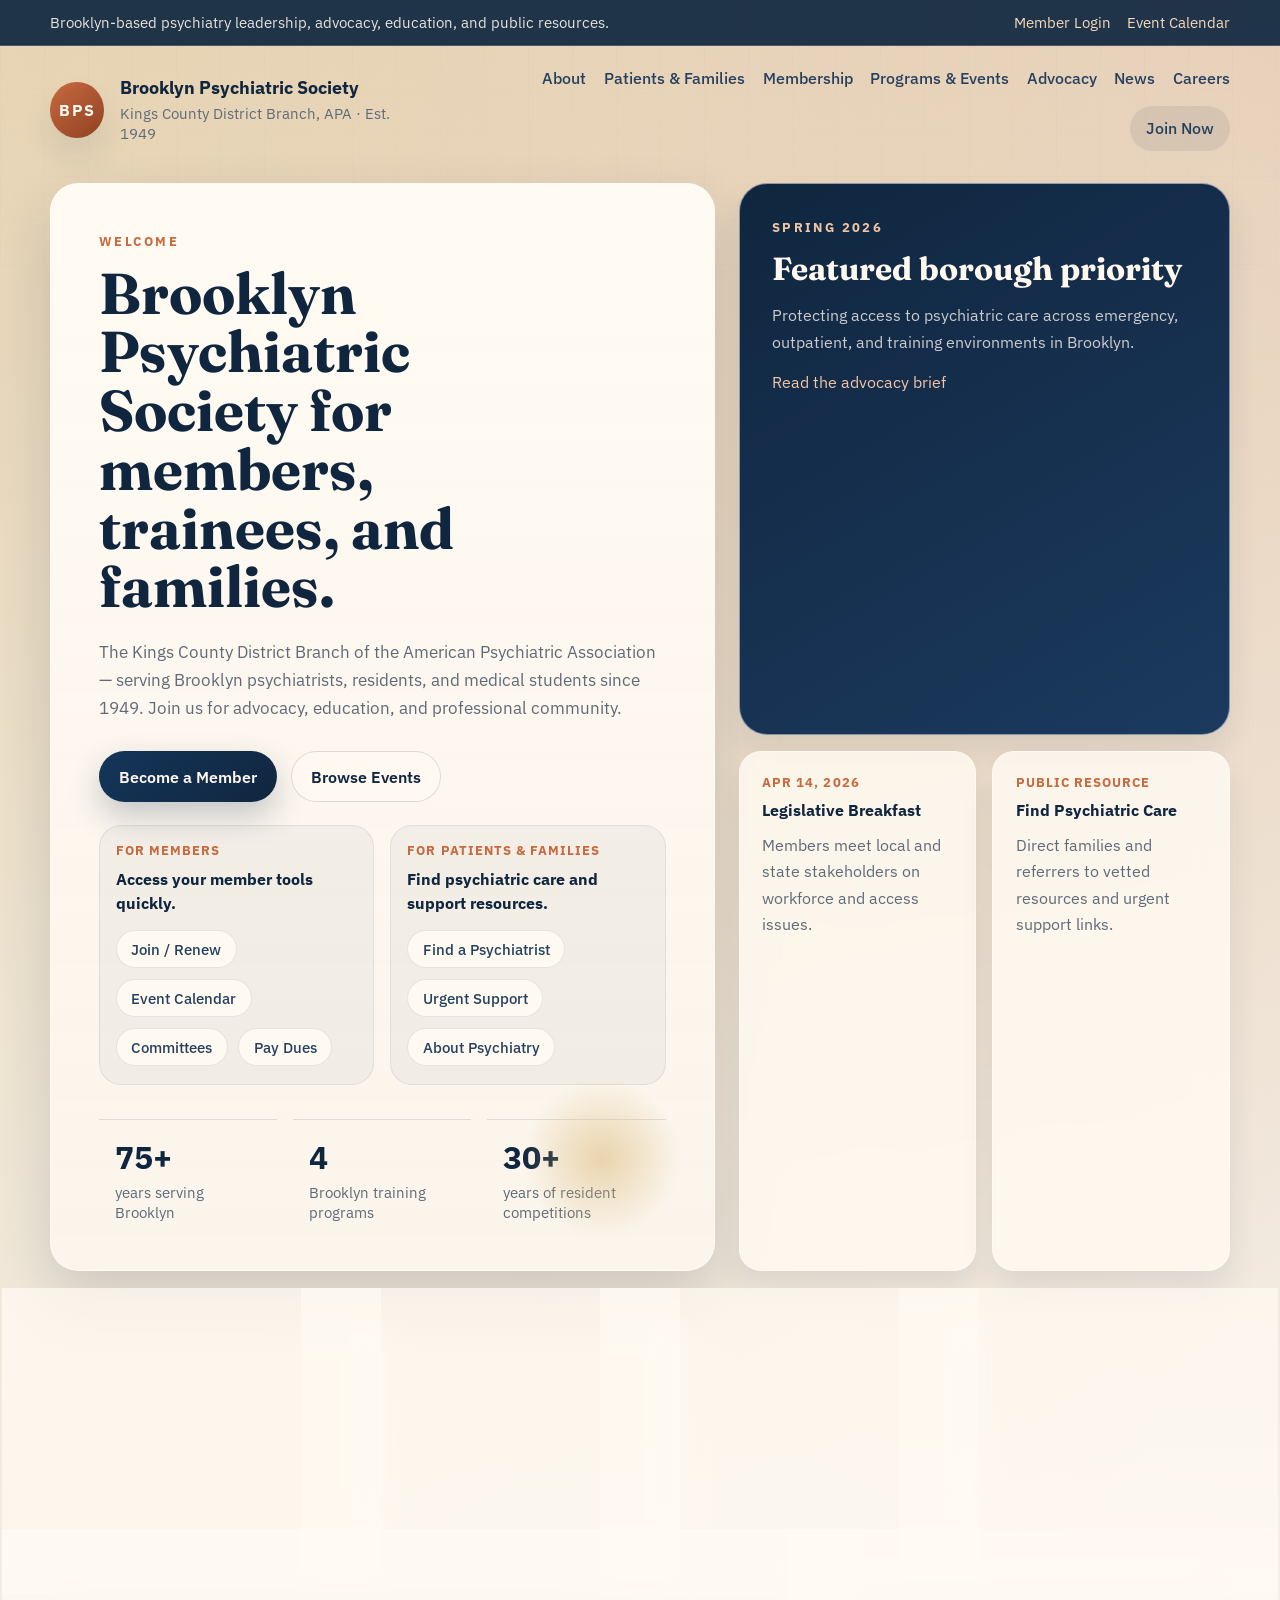
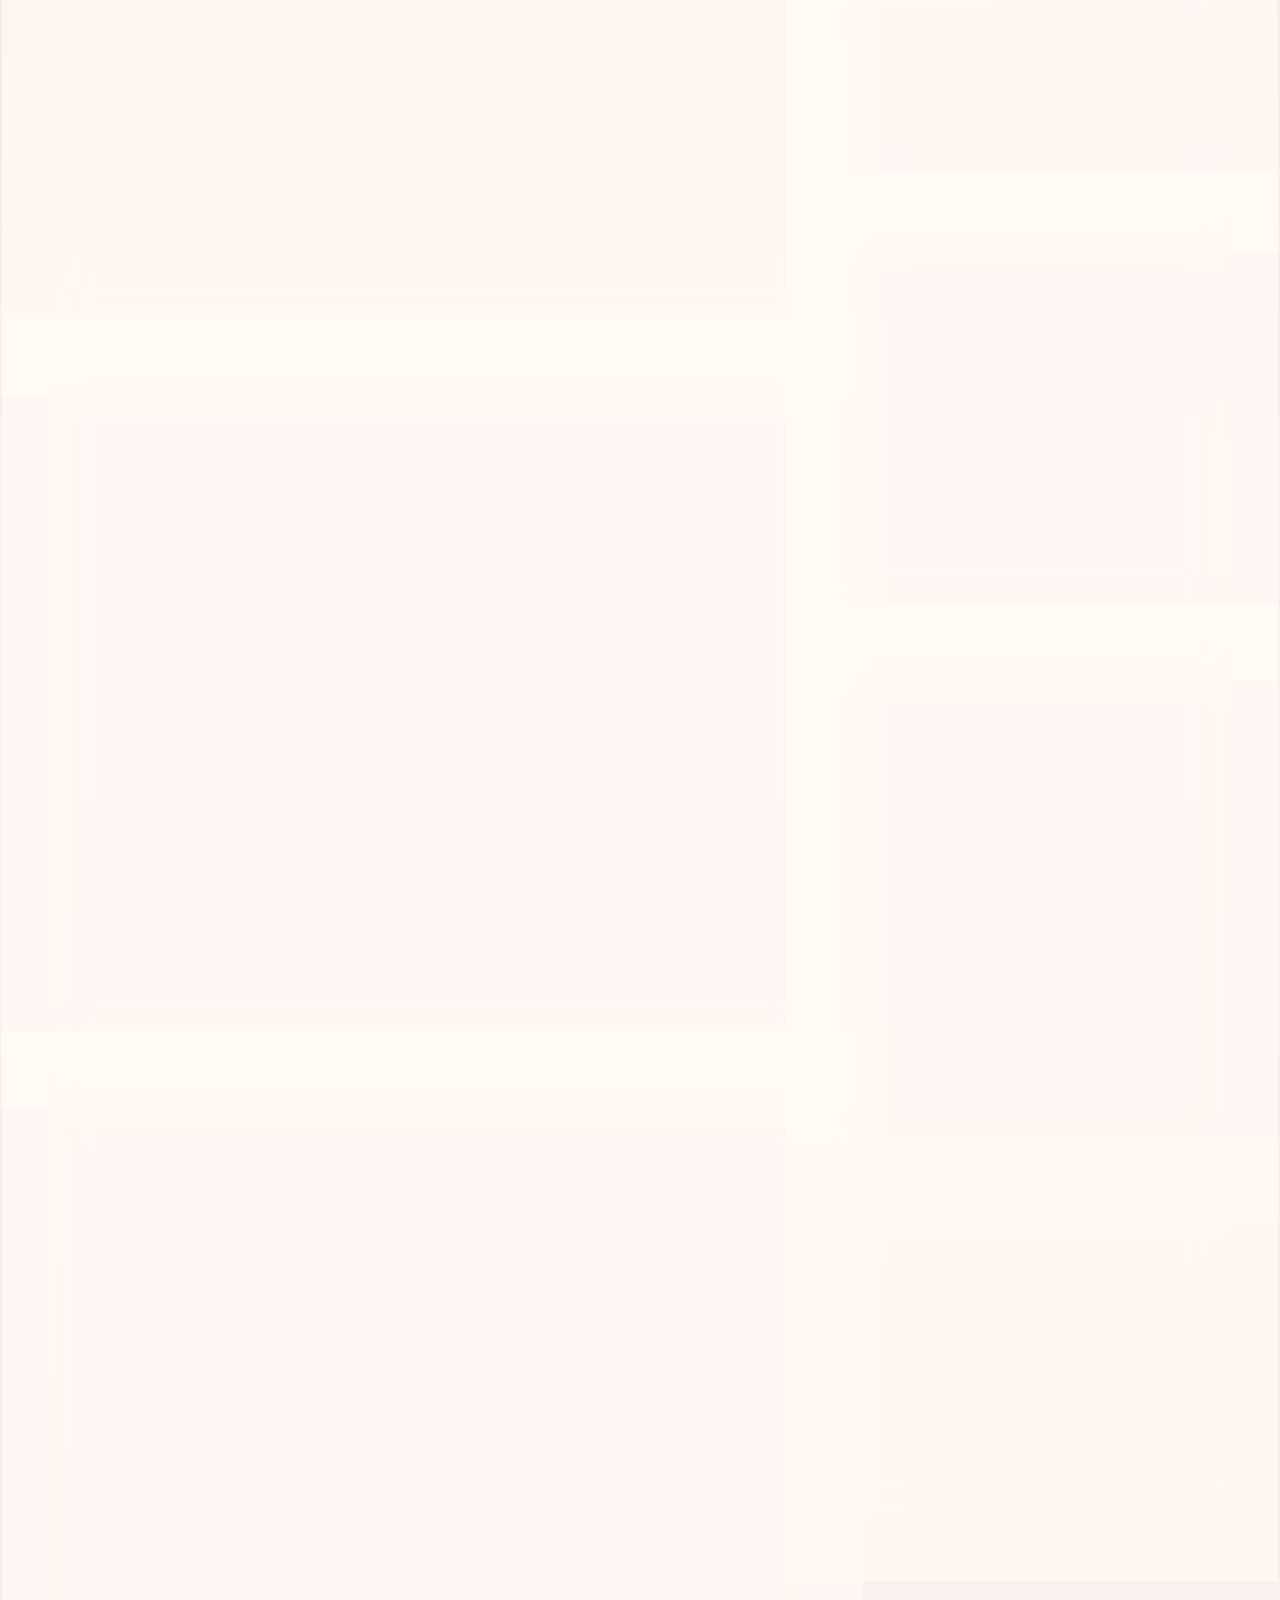
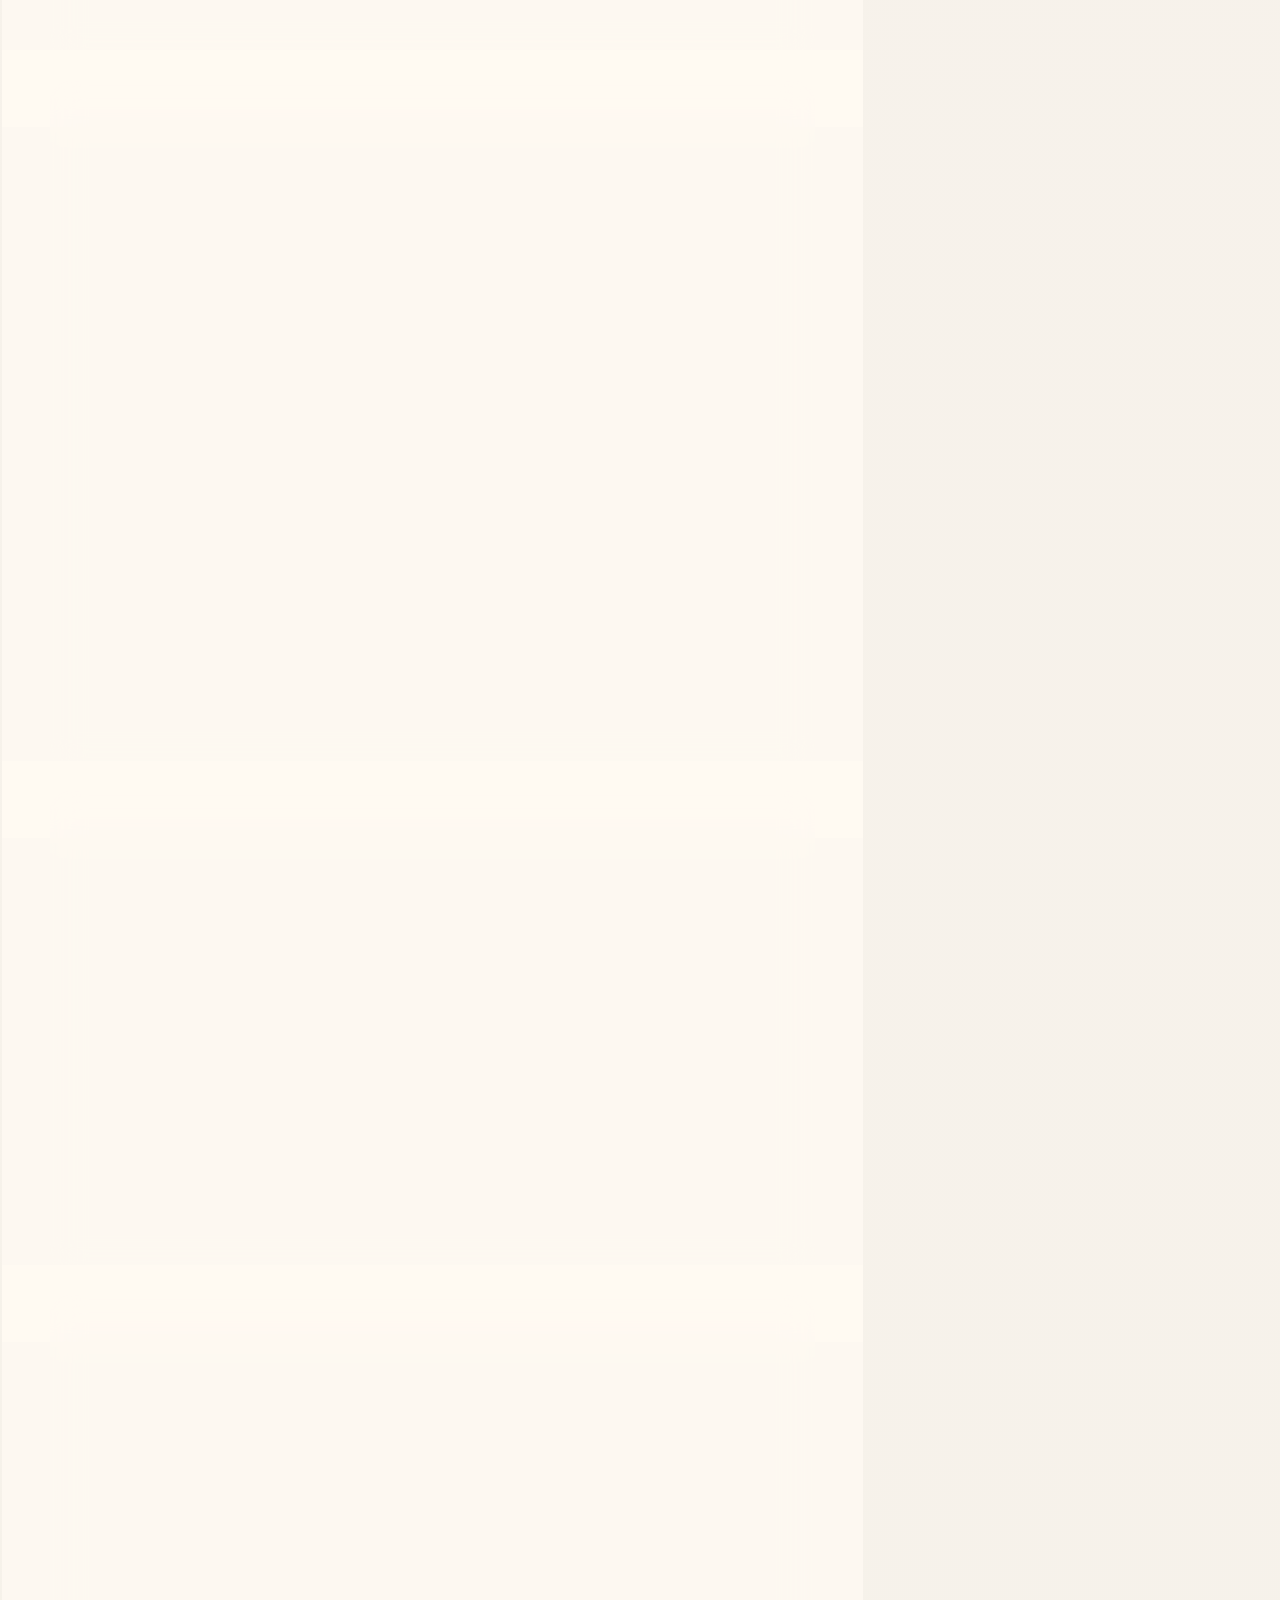
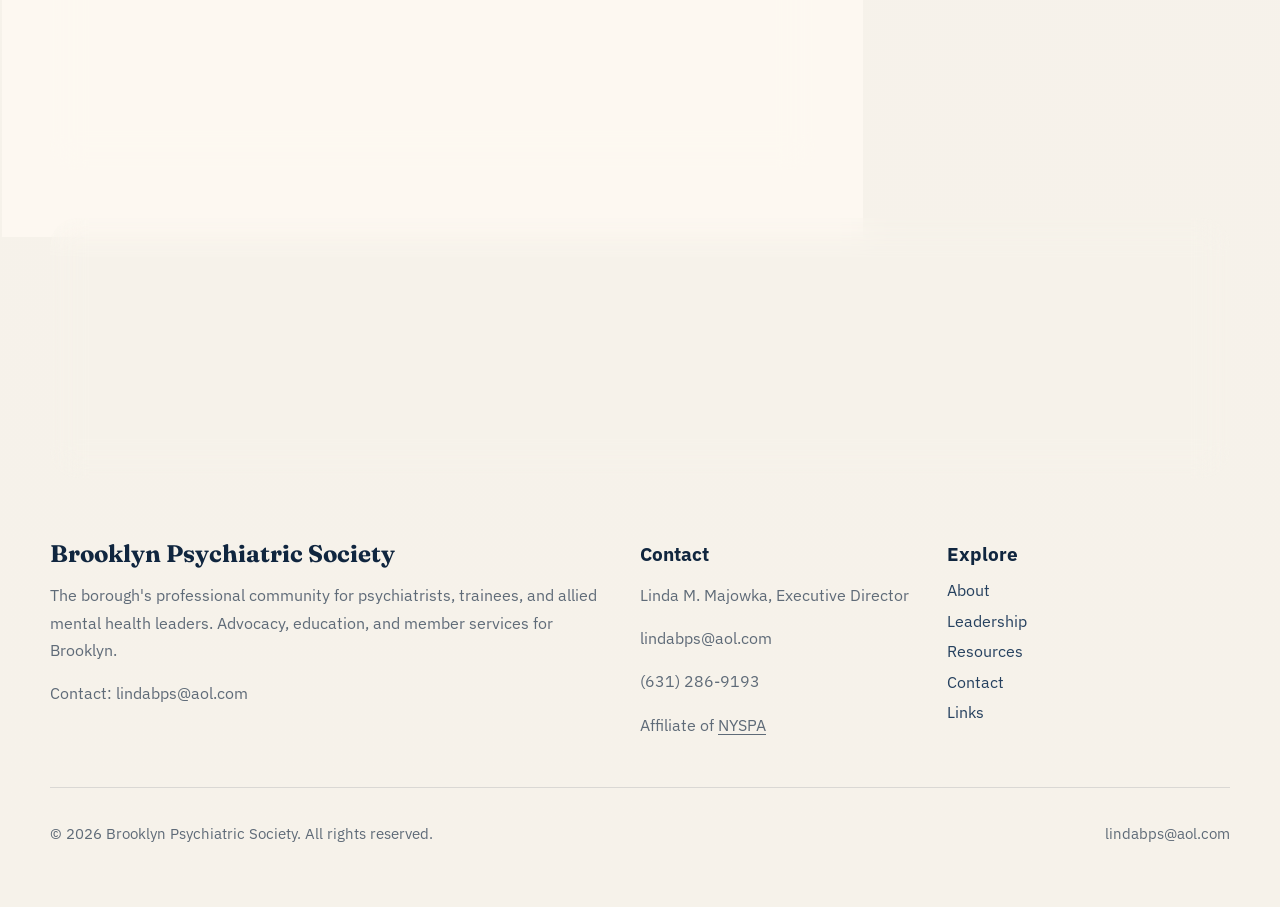
<file: index.html>
<!doctype html>
<html lang="en">
  <head>
    <meta charset="UTF-8" />
    <meta name="viewport" content="width=device-width, initial-scale=1.0" />
    <title>Brooklyn Psychiatric Society | Membership, Events, Advocacy, and Public Resources</title>
    <meta
      name="description"
      content="Brooklyn Psychiatric Society homepage featuring membership, programs and events, advocacy, careers, and resources for patients and families across Brooklyn."
    />
    <link rel="icon" href="data:," />
    <link rel="preconnect" href="https://fonts.googleapis.com" />
    <link rel="preconnect" href="https://fonts.gstatic.com" crossorigin />
    <link
      href="https://fonts.googleapis.com/css2?family=Fraunces:opsz,wght@9..144,500;9..144,600;9..144,700&amp;family=IBM+Plex+Sans:wght@400;500;600;700&amp;display=swap"
      rel="stylesheet"
    />
    <link rel="stylesheet" href="./styles.css" />
  </head>
  <body>
    <a class="skip-link" href="#main-content">Skip to content</a>
    <div class="site-shell">
      <div class="topbar">
        <div class="container topbar-inner">
          <p>Brooklyn-based psychiatry leadership, advocacy, education, and public resources.</p>
          <div class="topbar-actions">
            <a href="./create-login.html">Member Login</a>
            <a href="./event-calendar.html">Event Calendar</a>
          </div>
        </div>
      </div>

      <header class="site-header container">
        <a class="brand" href="./index.html" aria-label="Brooklyn Psychiatric Society home">
          <span class="brand-mark">BPS</span>
          <span class="brand-copy">
            <strong>Brooklyn Psychiatric Society</strong>
            <span>Kings County District Branch, APA &middot; Est. 1949</span>
          </span>
        </a>

        <button
          class="menu-button"
          type="button"
          aria-expanded="false"
          aria-controls="primary-nav"
          data-menu-button
        >
          Menu
        </button>

        <nav class="primary-nav" id="primary-nav" data-nav>
          <a href="./about.html">About</a>
          <a href="./resources.html">Patients &amp; Families</a>
          <a href="./membership.html">Membership</a>
          <a href="./event-calendar.html">Programs &amp; Events</a>
          <a href="#advocacy">Advocacy</a>
          <a href="./news-and-announcements.html">News</a>
          <a href="#careers">Careers</a>
          <a class="nav-cta" href="./create-login.html">Join Now</a>
        </nav>
      </header>

      <main id="main-content">
        <section class="hero">
          <div class="container hero-grid">
            <div class="hero-copy reveal">
              <p class="eyebrow">Welcome</p>
              <h1>Brooklyn Psychiatric Society for members, trainees, and families.</h1>
              <p class="hero-lede">
                The Kings County District Branch of the American Psychiatric Association — serving
                Brooklyn psychiatrists, residents, and medical students since 1949. Join us for
                advocacy, education, and professional community.
              </p>

              <div class="hero-actions">
                <a class="button button-primary" href="./membership.html">Become a Member</a>
                <a class="button button-secondary" href="./event-calendar.html">Browse Events</a>
              </div>

              <div class="pathway-grid" aria-label="Primary site pathways">
                <article class="pathway-card">
                  <span class="utility-kicker">For Members</span>
                  <strong>Access your member tools quickly.</strong>
                  <div class="pill-links">
                    <a href="./membership.html">Join / Renew</a>
                    <a href="./event-calendar.html">Event Calendar</a>
                    <a href="./committees.html">Committees</a>
                    <a href="./create-login.html">Pay Dues</a>
                  </div>
                </article>
                <article class="pathway-card">
                  <span class="utility-kicker">For Patients &amp; Families</span>
                  <strong>Find psychiatric care and support resources.</strong>
                  <div class="pill-links">
                    <a href="./resources.html">Find a Psychiatrist</a>
                    <a href="./resources.html">Urgent Support</a>
                    <a href="./about.html">About Psychiatry</a>
                  </div>
                </article>
              </div>

              <div class="hero-metrics">
                <article>
                  <span class="metric-value">75+</span>
                  <span class="metric-label">years serving Brooklyn</span>
                </article>
                <article>
                  <span class="metric-value">4</span>
                  <span class="metric-label">Brooklyn training programs</span>
                </article>
                <article>
                  <span class="metric-value">30+</span>
                  <span class="metric-label">years of resident competitions</span>
                </article>
              </div>
            </div>

            <div class="hero-panel reveal">
              <div class="hero-card spotlight-card">
                <p class="eyebrow">Spring 2026</p>
                <h2>Featured borough priority</h2>
                <p>
                  Protecting access to psychiatric care across emergency, outpatient, and
                  training environments in Brooklyn.
                </p>
                <a href="#advocacy">Read the advocacy brief</a>
              </div>

              <div class="hero-stack">
                <article class="mini-card">
                  <span>Apr 14, 2026</span>
                  <strong>Legislative Breakfast</strong>
                  <p>Members meet local and state stakeholders on workforce and access issues.</p>
                </article>
                <article class="mini-card">
                  <span>Public Resource</span>
                  <strong>Find Psychiatric Care</strong>
                  <p>Direct families and referrers to vetted resources and urgent support links.</p>
                </article>
              </div>
            </div>
          </div>
        </section>

        <section class="utility-row container reveal">
          <a class="utility-card" href="./membership.html">
            <span class="utility-kicker">Membership</span>
            <strong>Join Brooklyn Psychiatric Society</strong>
            <p>Psychiatrists, trainees, and affiliates with one borough-facing entry point.</p>
          </a>
          <a class="utility-card" href="./resources.html">
            <span class="utility-kicker">Patients &amp; Families</span>
            <strong>Find a Psychiatrist</strong>
            <p>Guide visitors toward care directories, urgent help, and educational resources.</p>
          </a>
          <a class="utility-card" href="./event-calendar.html">
            <span class="utility-kicker">Programs &amp; Events</span>
            <strong>View Upcoming Events</strong>
            <p>Promote flagship conferences, committee meetings, and member gatherings.</p>
          </a>
          <a class="utility-card" href="./news-and-announcements.html">
            <span class="utility-kicker">News &amp; Advocacy</span>
            <strong>Track Statements</strong>
            <p>Surface public letters, policy updates, and media-ready positions.</p>
          </a>
        </section>

        <section class="content-band">
          <div class="container content-grid">
            <div class="main-column">
              <article class="feature-block reveal" id="advocacy">
                <p class="eyebrow">Statement</p>
                <h2>Brooklyn psychiatrists speaking up on the issues that matter.</h2>
                <p>
                  The Brooklyn Psychiatric Society publishes timely statements on access,
                  Medicaid, workforce pipelines, crisis services, and parity. Our members advocate
                  for patients and the profession across the borough and beyond.
                </p>
                <div class="feature-actions">
                  <a class="text-link" href="./news-and-announcements.html">View statements</a>
                  <a class="text-link" href="./committees.html">Join the advocacy committee</a>
                </div>
              </article>

              <section class="section-card reveal" id="about">
                <div class="section-heading">
                  <p class="eyebrow">Who We Are</p>
                  <h2>A borough-level professional home for psychiatry.</h2>
                </div>
                <div class="section-split">
                  <div>
                    <p>
                      Founded in 1949, the Brooklyn Psychiatric Society is the Kings County District
                      Branch of the American Psychiatric Association and an affiliate of the
                      New York State Psychiatric Association (NYSPA).
                    </p>
                    <p>
                      We represent psychiatrists training and practicing across Brooklyn’s four
                      residency programs — Brookdale University Hospital, Maimonides Medical Center,
                      SUNY Downstate Health Sciences University, and Interfaith Medical Center — and
                      across the borough’s clinical and community settings.
                    </p>
                  </div>
                  <div class="pillars">
                    <div>
                      <strong>Education</strong>
                      <p>Flagship lectures, committee meetings, and borough-facing annual events.</p>
                    </div>
                    <div>
                      <strong>Advocacy</strong>
                      <p>Clear public statements on care access, workforce, and mental health policy.</p>
                    </div>
                    <div>
                      <strong>Community</strong>
                      <p>Resident mentorship, member spotlights, and interdisciplinary collaboration.</p>
                    </div>
                  </div>
                </div>
              </section>

              <section class="section-card reveal" id="credibility">
                <div class="section-heading">
                  <p class="eyebrow">Trust Signals</p>
                  <h2>Grounded in Brooklyn. Led by psychiatrists.</h2>
                </div>
                <div class="trust-grid">
                  <article class="trust-card">
                    <span class="tier-label">Leadership</span>
                    <h3>Led by Brooklyn psychiatrists.</h3>
                    <p>
                      <strong>President:</strong> Tolu Olupona, M.D.<br />
                      <strong>Secretary/Treasurer:</strong> Lenore Engel, M.D.<br />
                      <strong>Executive Director:</strong> Linda M. Majowka (50+ years of service)<br />
                      Contact: <a class="text-link" href="mailto:lindabps@aol.com">lindabps@aol.com</a>
                      &middot; <a class="text-link" href="tel:+16312869193">(631) 286-9193</a>
                    </p>
                  </article>
                  <article class="trust-card">
                    <span class="tier-label">Brooklyn Identity</span>
                    <h3>Four training programs. One borough voice.</h3>
                    <p>
                      Brookdale University Hospital, Maimonides Medical Center, SUNY Downstate
                      Health Sciences University, and Interfaith Medical Center — BPS connects
                      all four Brooklyn residency programs through our annual Resident Scholarly
                      Presentations Competition, founded in 1992.
                    </p>
                  </article>
                  <article class="trust-card trust-card-photo">
                    <span class="tier-label">Event Photography</span>
                    <h3>Our members in action.</h3>
                    <p>
                      From our annual meeting to mentorship nights and advocacy breakfasts,
                      Brooklyn Psychiatric Society brings psychiatrists together throughout
                      the year.
                    </p>
                    <div class="photo-strip" aria-hidden="true">
                      <span>Annual meeting</span>
                      <span>Mentorship night</span>
                      <span>Advocacy breakfast</span>
                    </div>
                  </article>
                </div>
              </section>

              <section class="section-card reveal" id="programs">
                <div class="section-heading">
                  <p class="eyebrow">Programs &amp; Events</p>
                  <h2>Flagship programming for Brooklyn psychiatrists.</h2>
                </div>
                <div class="program-grid">
                  <article>
                    <span>Signature Competition</span>
                    <h3>Resident Scholarly Presentations</h3>
                    <p>Annual poster and oral presentations by residents from all four Brooklyn training programs — the first competition of its kind organized by an APA district branch (est. 1992).</p>
                  </article>
                  <article>
                    <span>Annual Event</span>
                    <h3>Scientific Program</h3>
                    <p>Borough-wide educational programming covering clinical advances, public psychiatry, and policy topics.</p>
                  </article>
                  <article>
                    <span>Member Event</span>
                    <h3>Networking &amp; Social Events</h3>
                    <p>Annual receptions, mentorship gatherings, and cross-generational networking for attendings, fellows, residents, and students.</p>
                  </article>
                  <article>
                    <span>Advocacy</span>
                    <h3>Legislative &amp; Policy Work</h3>
                    <p>Engagement with borough and state stakeholders on workforce, access, crisis services, and Medicaid.</p>
                  </article>
                </div>
              </section>

              <section class="section-card reveal" id="membership">
                <div class="section-heading">
                  <p class="eyebrow">Membership</p>
                  <h2>Three clear membership pathways.</h2>
                </div>
                <div class="membership-grid">
                  <article class="membership-tier">
                    <span class="tier-label">Psychiatrists</span>
                    <h3>Full Member</h3>
                    <p>For practicing psychiatrists who want programming, advocacy, and committee leadership.</p>
                  </article>
                  <article class="membership-tier">
                    <span class="tier-label">Residents, Fellows, Students</span>
                    <h3>Trainee Member</h3>
                    <p>Designed around mentorship, career development, and presentation opportunities.</p>
                  </article>
                  <article class="membership-tier">
                    <span class="tier-label">Partners</span>
                    <h3>Affiliate Member</h3>
                    <p>For allied professionals, collaborators, and community stakeholders supporting the mission.</p>
                  </article>
                </div>
              </section>

              <section class="section-card reveal" id="directory">
                <div class="section-heading">
                  <p class="eyebrow">Patients &amp; Families</p>
                  <h2>Resources for patients and families.</h2>
                </div>
                <div class="resource-grid">
                  <article class="resource-card">
                    <h3>Find a Psychiatrist</h3>
                    <p>
                      Search the APA's Find a Psychiatrist directory or contact the Brooklyn
                      Psychiatric Society for borough-specific referral guidance.
                    </p>
                    <a class="text-link" href="https://finder.psychiatry.org/">APA Find a Psychiatrist</a>
                  </article>
                  <article class="resource-card">
                    <h3>Urgent Support &amp; Crisis Resources</h3>
                    <p>
                      <strong>988 Suicide &amp; Crisis Lifeline:</strong> Call or text 988<br />
                      <strong>NYC Well:</strong> 1-888-NYC-WELL (1-888-692-9355)<br />
                      <strong>Mobile Crisis Teams:</strong> Call 988 and ask for mobile response
                    </p>
                    <a class="text-link" href="tel:988">Call 988 now</a>
                  </article>
                </div>
              </section>
            </div>

            <aside class="sidebar-column">
              <section class="sidebar-card reveal">
                <h3>Quick Links</h3>
                <ul class="link-list">
                  <li><a href="./create-login.html">My Profile</a></li>
                  <li><a href="./membership.html">Join / Renew</a></li>
                  <li><a href="./event-calendar.html">Event Calendar</a></li>
                  <li><a href="./committees.html">Committees</a></li>
                </ul>
              </section>

              <section class="sidebar-card reveal" id="news">
                <h3>News &amp; Updates</h3>
                <div class="announcement-list">
                  <article>
                    <span>Policy Update</span>
                    <p>BPS statement draft on Medicaid preservation and outpatient access.</p>
                  </article>
                  <article>
                    <span>Member News</span>
                    <p>Nominations open for the inaugural Brooklyn mentorship and service awards.</p>
                  </article>
                  <article>
                    <span>Education</span>
                    <p>Call for resident posters for the April 2026 borough research evening.</p>
                  </article>
                </div>
              </section>

              <section class="sidebar-card reveal" id="calendar">
                <h3>Upcoming Events</h3>
                <div class="event-list">
                  <article>
                    <time datetime="2026-04-02">Thu Apr 2, 2026</time>
                    <strong>Community Psychiatry Roundtable</strong>
                    <span>Category: Events</span>
                  </article>
                  <article>
                    <time datetime="2026-04-14">Tue Apr 14, 2026</time>
                    <strong>Legislative Breakfast</strong>
                    <span>Category: Advocacy</span>
                  </article>
                  <article>
                    <time datetime="2026-04-23">Thu Apr 23, 2026</time>
                    <strong>Resident &amp; Fellow Poster Night</strong>
                    <span>Category: Education</span>
                  </article>
                  <article>
                    <time datetime="2026-05-06">Wed May 6, 2026</time>
                    <strong>Meet the Program Directors</strong>
                    <span>Category: Career Development</span>
                  </article>
                </div>
                <a class="button button-ghost" href="./event-calendar.html">View Full Calendar</a>
              </section>

              <section class="sidebar-card join-card reveal" id="join">
                <p class="eyebrow">Join the Society</p>
                <h3>Ready to join Brooklyn's psychiatric community?</h3>
                <p>
                  Membership connects you with borough-wide programming, advocacy leadership,
                  committee work, and a network of practicing psychiatrists and trainees.
                </p>
                <a class="button button-primary" href="./create-login.html">Start Membership Flow</a>
              </section>
            </aside>
          </div>
        </section>

        <section class="careers-band reveal" id="careers">
          <div class="container careers-grid">
            <div>
              <p class="eyebrow">Careers &amp; Classifieds</p>
              <h2>Psychiatric careers and training opportunities in Brooklyn.</h2>
            </div>
            <div>
              <p>
                Browse faculty, ambulatory, inpatient, and community psychiatry positions across
                Brooklyn. Post openings and connect with psychiatrists seeking borough-based
                opportunities.
              </p>
              <a class="text-link" href="./index.html">Return to home</a>
            </div>
          </div>
        </section>
      </main>

      <footer class="site-footer">
        <div class="container footer-grid">
          <div>
            <h2>Brooklyn Psychiatric Society</h2>
            <p>
              The borough's professional community for psychiatrists, trainees, and allied
              mental health leaders. Advocacy, education, and member services for Brooklyn.
            </p>
            <p>Contact: <a href="mailto:lindabps@aol.com">lindabps@aol.com</a></p>
          </div>
          <div>
            <h3>Contact</h3>
            <p>Linda M. Majowka, Executive Director</p>
            <p><a href="mailto:lindabps@aol.com">lindabps@aol.com</a></p>
            <p><a href="tel:+16312869193">(631) 286-9193</a></p>
            <p>Affiliate of <a href="https://www.nyspsych.org/brooklyn-psychiatric-society" class="text-link">NYSPA</a></p>
          </div>
          <div>
            <h3>Explore</h3>
            <ul class="footer-links">
              <li><a href="./about.html">About</a></li>
              <li><a href="./leadership.html">Leadership</a></li>
              <li><a href="./resources.html">Resources</a></li>
              <li><a href="./contact.html">Contact</a></li>
              <li><a href="./links.html">Links</a></li>
            </ul>
          </div>
        </div>
        <div class="container footer-bottom">
          <p>&copy; <span data-year></span> Brooklyn Psychiatric Society. All rights reserved.</p>
          <p><a href="mailto:lindabps@aol.com">lindabps@aol.com</a></p>
        </div>
      </footer>
    </div>

    <script src="./app.js"></script>
  </body>
</html>
</file>
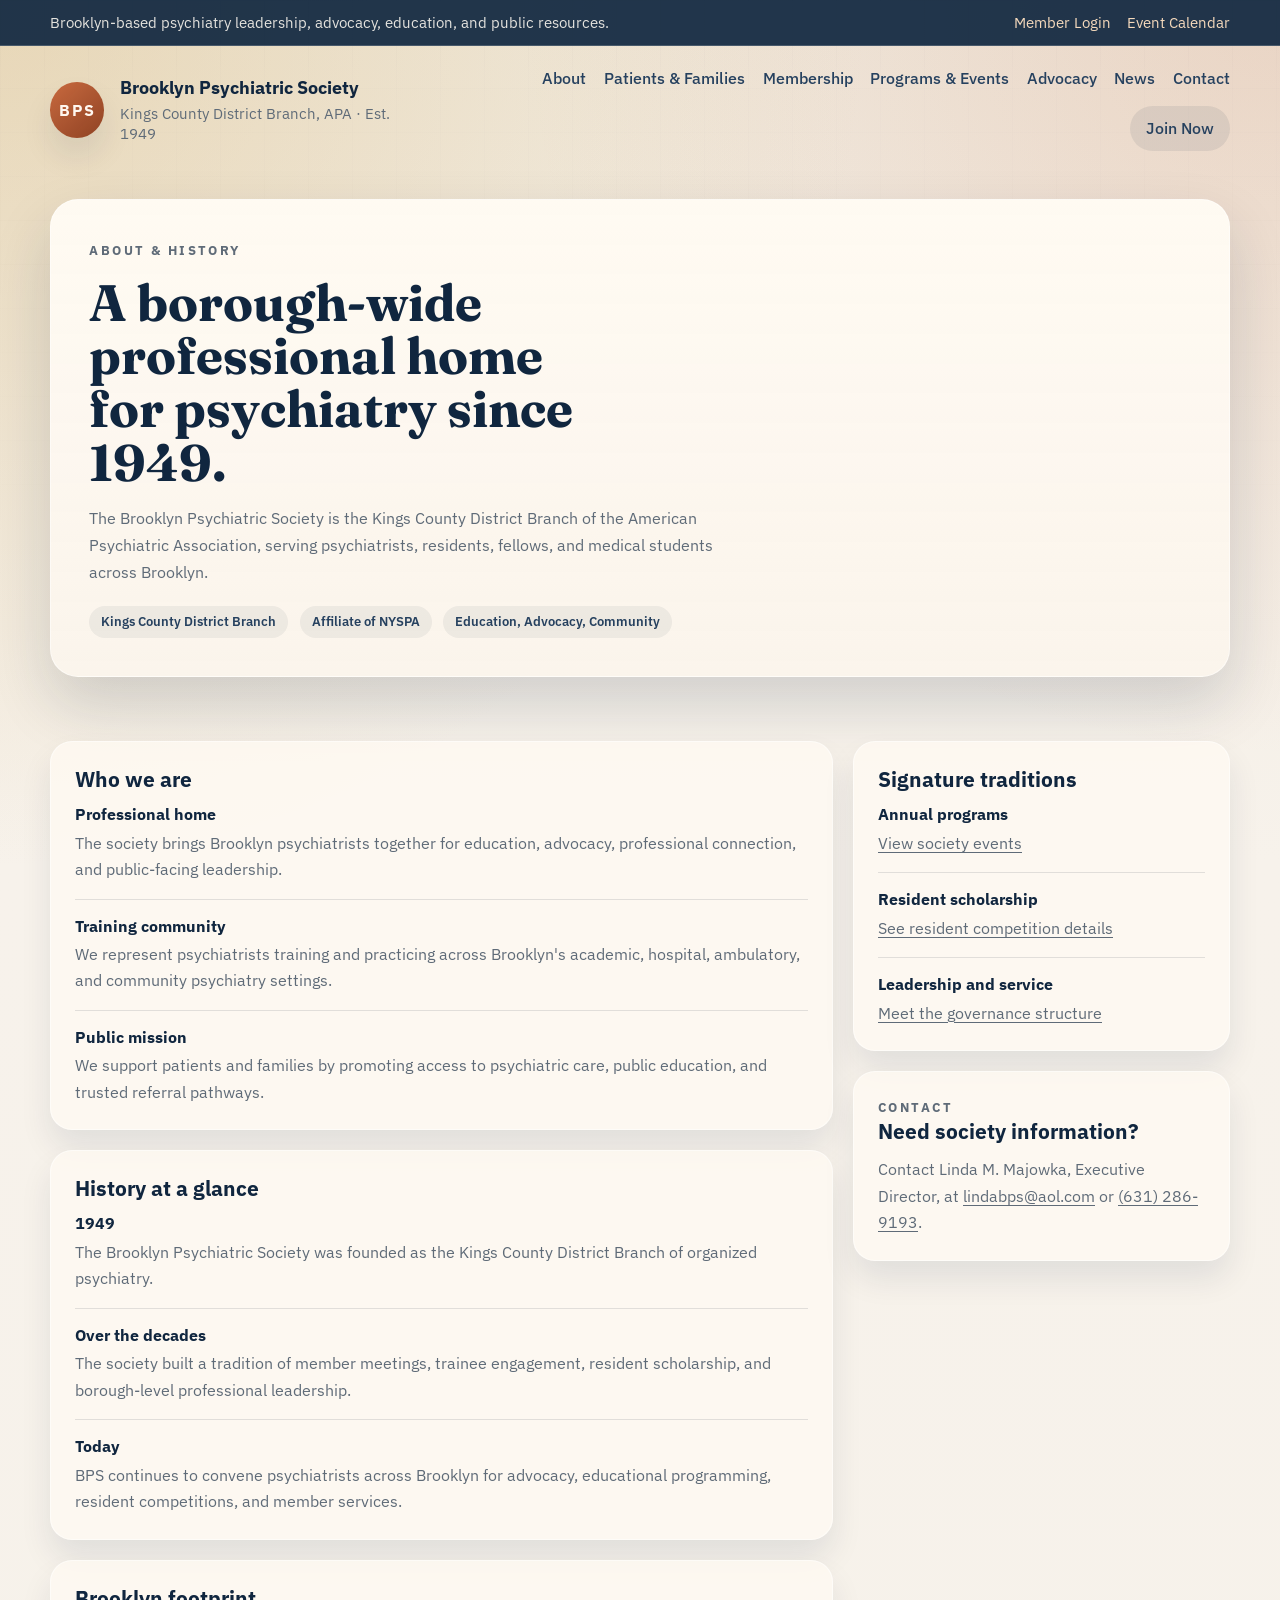
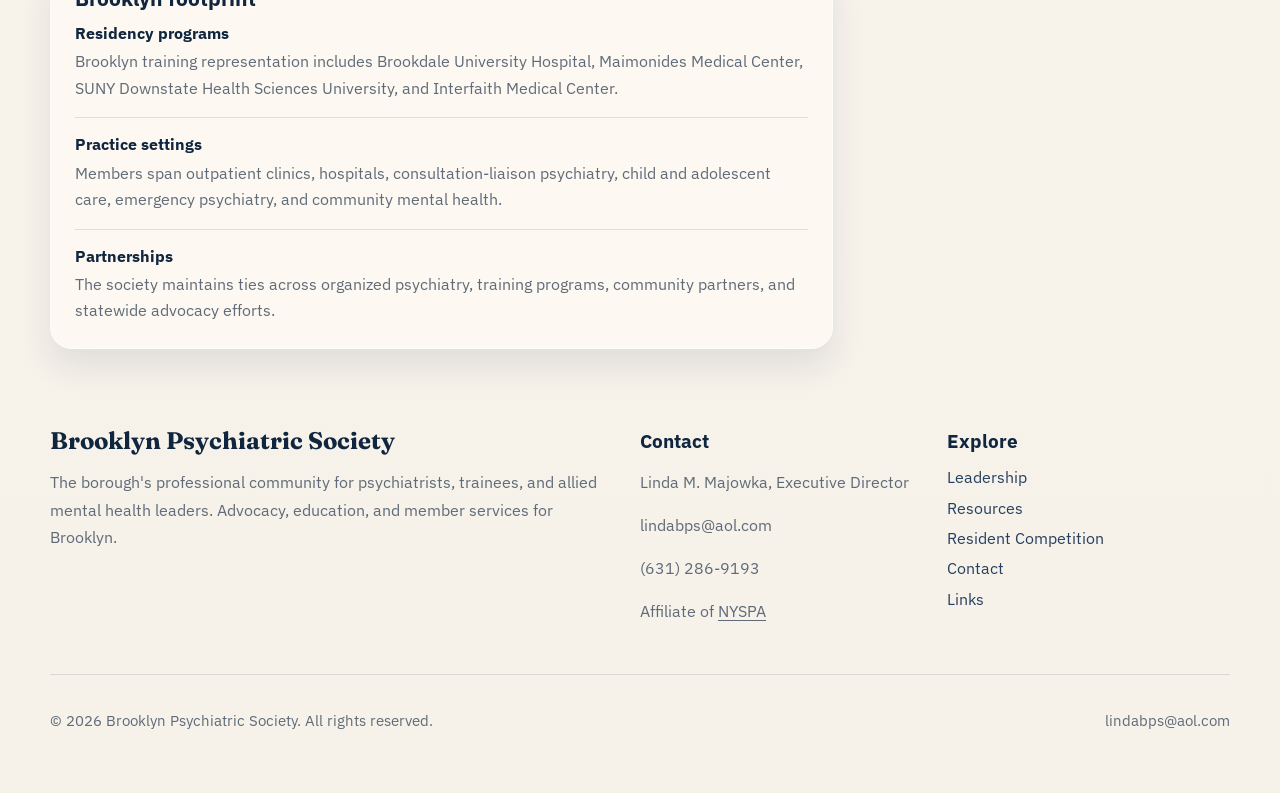
<file: about.html>
<!doctype html>
<html lang="en">
  <head>
    <meta charset="UTF-8" />
    <meta name="viewport" content="width=device-width, initial-scale=1.0" />
    <title>Brooklyn Psychiatric Society | About &amp; History</title>
    <meta
      name="description"
      content="About and history of the Brooklyn Psychiatric Society, the Kings County District Branch of the American Psychiatric Association."
    />
    <link rel="icon" href="data:," />
    <link rel="preconnect" href="https://fonts.googleapis.com" />
    <link rel="preconnect" href="https://fonts.gstatic.com" crossorigin />
    <link
      href="https://fonts.googleapis.com/css2?family=Fraunces:opsz,wght@9..144,500;9..144,600;9..144,700&amp;family=IBM+Plex+Sans:wght@400;500;600;700&amp;display=swap"
      rel="stylesheet"
    />
    <link rel="stylesheet" href="./styles.css" />
  </head>
  <body>
    <a class="skip-link" href="#main-content">Skip to content</a>
    <div class="site-shell">
      <div class="topbar">
        <div class="container topbar-inner">
          <p>Brooklyn-based psychiatry leadership, advocacy, education, and public resources.</p>
          <div class="topbar-actions">
            <a href="./create-login.html">Member Login</a>
            <a href="./event-calendar.html">Event Calendar</a>
          </div>
        </div>
      </div>

      <header class="site-header container">
        <a class="brand" href="./index.html" aria-label="Brooklyn Psychiatric Society home">
          <span class="brand-mark">BPS</span>
          <span class="brand-copy">
            <strong>Brooklyn Psychiatric Society</strong>
            <span>Kings County District Branch, APA &middot; Est. 1949</span>
          </span>
        </a>

        <button class="menu-button" type="button" aria-expanded="false" aria-controls="primary-nav" data-menu-button>
          Menu
        </button>

        <nav class="primary-nav" id="primary-nav" data-nav>
          <a href="./about.html">About</a>
          <a href="./resources.html">Patients &amp; Families</a>
          <a href="./membership.html">Membership</a>
          <a href="./event-calendar.html">Programs &amp; Events</a>
          <a href="./index.html#advocacy">Advocacy</a>
          <a href="./news-and-announcements.html">News</a>
          <a href="./contact.html">Contact</a>
          <a class="nav-cta" href="./create-login.html">Join Now</a>
        </nav>
      </header>

      <main id="main-content" class="page-shell">
        <section class="page-band">
          <div class="container">
            <div class="page-hero reveal">
              <p class="eyebrow">About &amp; History</p>
              <h1>A borough-wide professional home for psychiatry since 1949.</h1>
              <p>
                The Brooklyn Psychiatric Society is the Kings County District Branch of the
                American Psychiatric Association, serving psychiatrists, residents, fellows, and
                medical students across Brooklyn.
              </p>
              <div class="eyebrow-row">
                <span class="eyebrow-pill">Kings County District Branch</span>
                <span class="eyebrow-pill">Affiliate of NYSPA</span>
                <span class="eyebrow-pill">Education, Advocacy, Community</span>
              </div>
            </div>
          </div>
        </section>

        <section class="content-band">
          <div class="container page-grid">
            <div class="page-column">
              <section class="stack-card reveal">
                <h3>Who we are</h3>
                <div class="stack-list">
                  <article>
                    <strong>Professional home</strong>
                    <p>
                      The society brings Brooklyn psychiatrists together for education, advocacy,
                      professional connection, and public-facing leadership.
                    </p>
                  </article>
                  <article>
                    <strong>Training community</strong>
                    <p>
                      We represent psychiatrists training and practicing across Brooklyn's academic,
                      hospital, ambulatory, and community psychiatry settings.
                    </p>
                  </article>
                  <article>
                    <strong>Public mission</strong>
                    <p>
                      We support patients and families by promoting access to psychiatric care,
                      public education, and trusted referral pathways.
                    </p>
                  </article>
                </div>
              </section>

              <section class="timeline-card reveal">
                <h3>History at a glance</h3>
                <div class="timeline-list">
                  <article>
                    <strong>1949</strong>
                    <p>
                      The Brooklyn Psychiatric Society was founded as the Kings County District
                      Branch of organized psychiatry.
                    </p>
                  </article>
                  <article>
                    <strong>Over the decades</strong>
                    <p>
                      The society built a tradition of member meetings, trainee engagement,
                      resident scholarship, and borough-level professional leadership.
                    </p>
                  </article>
                  <article>
                    <strong>Today</strong>
                    <p>
                      BPS continues to convene psychiatrists across Brooklyn for advocacy,
                      educational programming, resident competitions, and member services.
                    </p>
                  </article>
                </div>
              </section>

              <section class="stack-card reveal">
                <h3>Brooklyn footprint</h3>
                <div class="stack-list">
                  <article>
                    <strong>Residency programs</strong>
                    <p>
                      Brooklyn training representation includes Brookdale University Hospital,
                      Maimonides Medical Center, SUNY Downstate Health Sciences University, and
                      Interfaith Medical Center.
                    </p>
                  </article>
                  <article>
                    <strong>Practice settings</strong>
                    <p>
                      Members span outpatient clinics, hospitals, consultation-liaison psychiatry,
                      child and adolescent care, emergency psychiatry, and community mental health.
                    </p>
                  </article>
                  <article>
                    <strong>Partnerships</strong>
                    <p>
                      The society maintains ties across organized psychiatry, training programs,
                      community partners, and statewide advocacy efforts.
                    </p>
                  </article>
                </div>
              </section>
            </div>

            <aside class="page-sidebar">
              <section class="stack-card reveal">
                <h3>Signature traditions</h3>
                <div class="stack-list">
                  <article>
                    <strong>Annual programs</strong>
                    <p><a class="text-link" href="./event-calendar.html">View society events</a></p>
                  </article>
                  <article>
                    <strong>Resident scholarship</strong>
                    <p><a class="text-link" href="./resident-competition.html">See resident competition details</a></p>
                  </article>
                  <article>
                    <strong>Leadership and service</strong>
                    <p><a class="text-link" href="./leadership.html">Meet the governance structure</a></p>
                  </article>
                </div>
              </section>

              <section class="login-card reveal">
                <p class="eyebrow">Contact</p>
                <h3>Need society information?</h3>
                <p>
                  Contact Linda M. Majowka, Executive Director, at
                  <a class="text-link" href="mailto:lindabps@aol.com">lindabps@aol.com</a> or
                  <a class="text-link" href="tel:+16312869193">(631) 286-9193</a>.
                </p>
              </section>
            </aside>
          </div>
        </section>
      </main>

      <footer class="site-footer">
        <div class="container footer-grid">
          <div>
            <h2>Brooklyn Psychiatric Society</h2>
            <p>
              The borough's professional community for psychiatrists, trainees, and allied mental
              health leaders. Advocacy, education, and member services for Brooklyn.
            </p>
          </div>
          <div>
            <h3>Contact</h3>
            <p>Linda M. Majowka, Executive Director</p>
            <p><a href="mailto:lindabps@aol.com">lindabps@aol.com</a></p>
            <p><a href="tel:+16312869193">(631) 286-9193</a></p>
            <p>Affiliate of <a href="https://www.nyspsych.org/brooklyn-psychiatric-society" class="text-link">NYSPA</a></p>
          </div>
          <div>
            <h3>Explore</h3>
            <ul class="footer-links">
              <li><a href="./leadership.html">Leadership</a></li>
              <li><a href="./resources.html">Resources</a></li>
              <li><a href="./resident-competition.html">Resident Competition</a></li>
              <li><a href="./contact.html">Contact</a></li>
              <li><a href="./links.html">Links</a></li>
            </ul>
          </div>
        </div>
        <div class="container footer-bottom">
          <p>&copy; <span data-year></span> Brooklyn Psychiatric Society. All rights reserved.</p>
          <p><a href="mailto:lindabps@aol.com">lindabps@aol.com</a></p>
        </div>
      </footer>
    </div>

    <script src="./app.js"></script>
  </body>
</html>
</file>
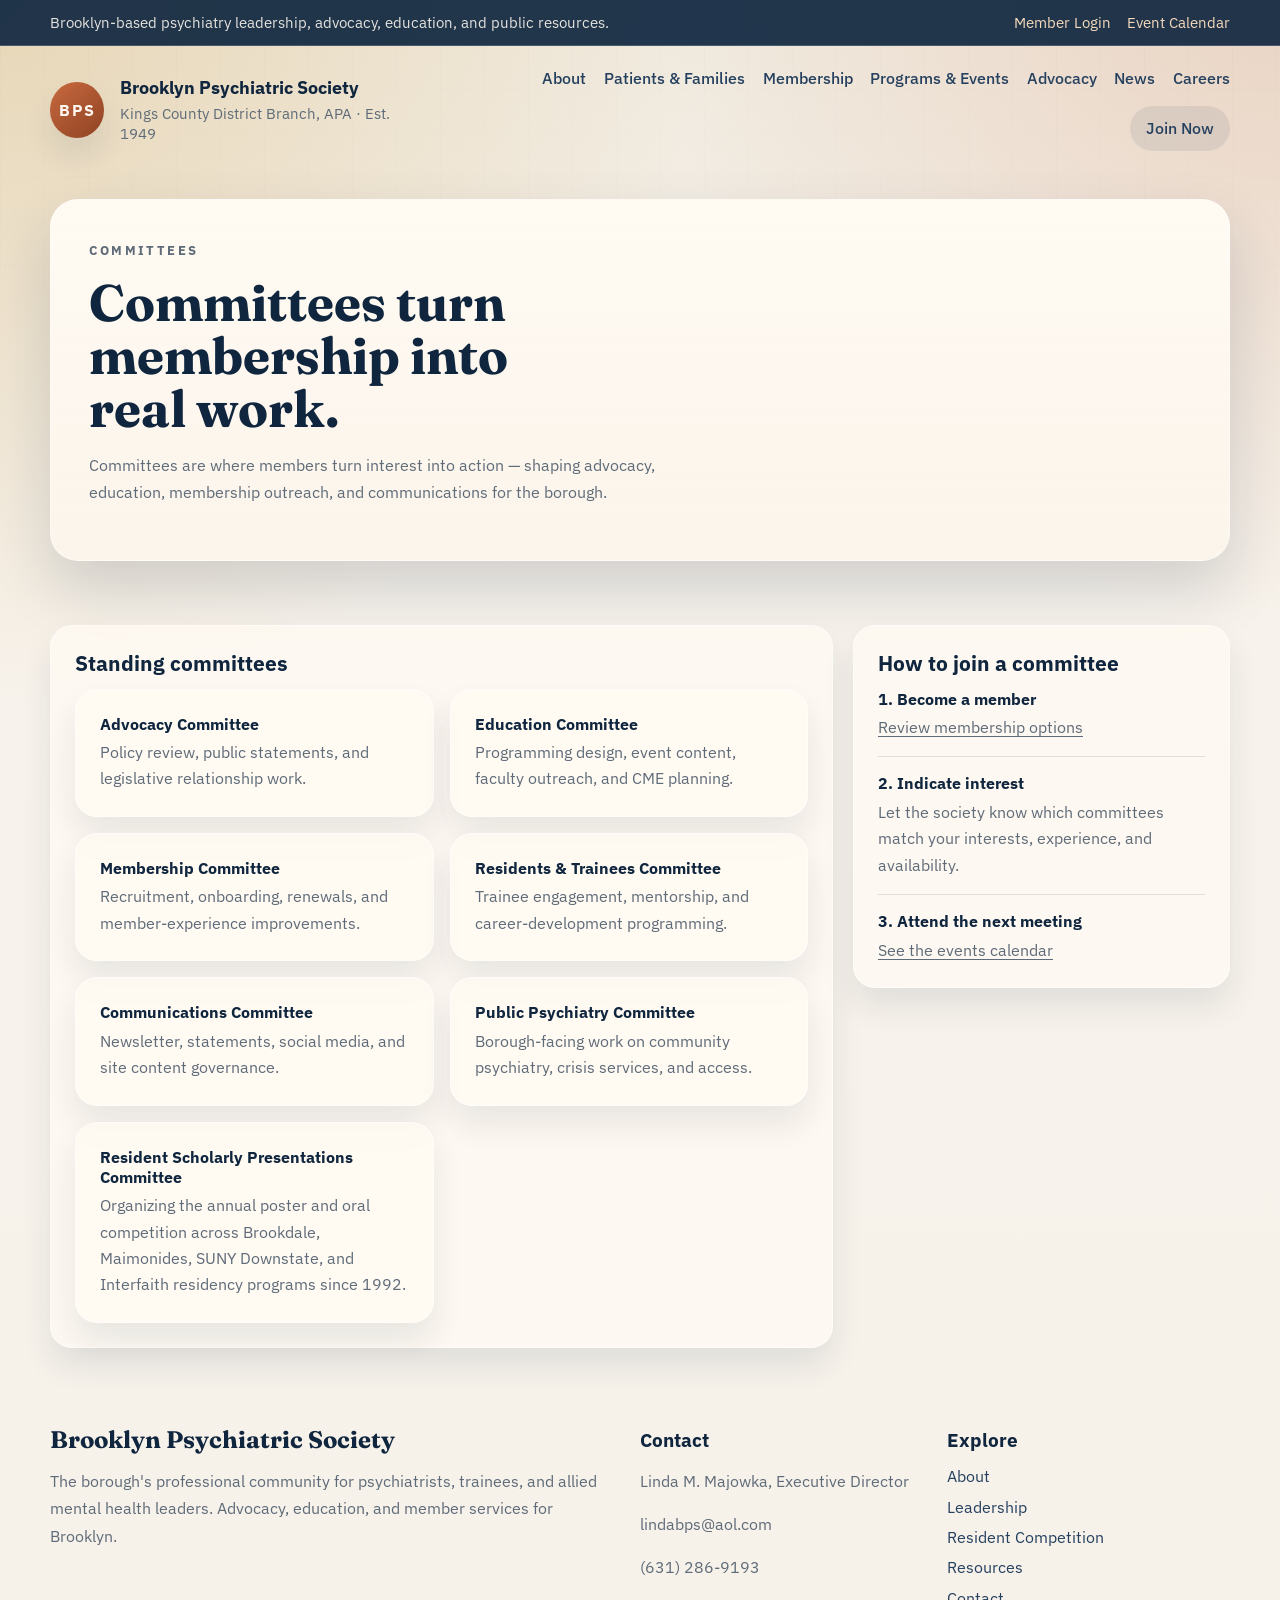
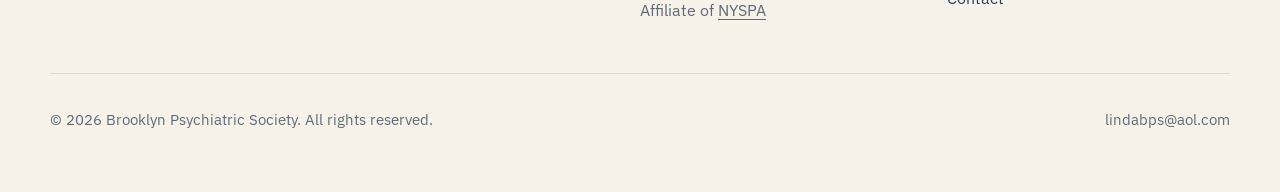
<file: committees.html>
<!doctype html>
<html lang="en">
  <head>
    <meta charset="UTF-8" />
    <meta name="viewport" content="width=device-width, initial-scale=1.0" />
    <title>Brooklyn Psychiatric Society | Committees</title>
    <meta
      name="description"
      content="Committees page for Brooklyn Psychiatric Society advocacy, education, membership, and communications work."
    />
    <link rel="icon" href="data:," />
    <link rel="preconnect" href="https://fonts.googleapis.com" />
    <link rel="preconnect" href="https://fonts.gstatic.com" crossorigin />
    <link
      href="https://fonts.googleapis.com/css2?family=Fraunces:opsz,wght@9..144,500;9..144,600;9..144,700&amp;family=IBM+Plex+Sans:wght@400;500;600;700&amp;display=swap"
      rel="stylesheet"
    />
    <link rel="stylesheet" href="./styles.css" />
  </head>
  <body>
    <a class="skip-link" href="#main-content">Skip to content</a>
    <div class="site-shell">
      <div class="topbar">
        <div class="container topbar-inner">
          <p>Brooklyn-based psychiatry leadership, advocacy, education, and public resources.</p>
          <div class="topbar-actions">
            <a href="./create-login.html">Member Login</a>
            <a href="./event-calendar.html">Event Calendar</a>
          </div>
        </div>
      </div>

      <header class="site-header container">
        <a class="brand" href="./index.html" aria-label="Brooklyn Psychiatric Society home">
          <span class="brand-mark">BPS</span>
          <span class="brand-copy">
            <strong>Brooklyn Psychiatric Society</strong>
            <span>Kings County District Branch, APA &middot; Est. 1949</span>
          </span>
        </a>

        <button class="menu-button" type="button" aria-expanded="false" aria-controls="primary-nav" data-menu-button>
          Menu
        </button>

        <nav class="primary-nav" id="primary-nav" data-nav>
          <a href="./about.html">About</a>
          <a href="./resources.html">Patients &amp; Families</a>
          <a href="./membership.html">Membership</a>
          <a href="./event-calendar.html">Programs &amp; Events</a>
          <a href="./index.html#advocacy">Advocacy</a>
          <a href="./news-and-announcements.html">News</a>
          <a href="./index.html#careers">Careers</a>
          <a class="nav-cta" href="./create-login.html">Join Now</a>
        </nav>
      </header>

      <main id="main-content" class="page-shell">
        <section class="page-band">
          <div class="container">
            <div class="page-hero reveal">
              <p class="eyebrow">Committees</p>
              <h1>Committees turn membership into real work.</h1>
              <p>
Committees are where members turn interest into action — shaping advocacy, education, membership outreach, and communications for the borough.
              </p>
            </div>
          </div>
        </section>

        <section class="content-band">
          <div class="container page-grid">
            <div class="page-column">
              <section class="stack-card reveal">
                <h3>Standing committees</h3>
                <div class="committee-grid">
                  <article class="committee-card">
                    <strong>Advocacy Committee</strong>
                    <p>Policy review, public statements, and legislative relationship work.</p>
                  </article>
                  <article class="committee-card">
                    <strong>Education Committee</strong>
                    <p>Programming design, event content, faculty outreach, and CME planning.</p>
                  </article>
                  <article class="committee-card">
                    <strong>Membership Committee</strong>
                    <p>Recruitment, onboarding, renewals, and member-experience improvements.</p>
                  </article>
                  <article class="committee-card">
                    <strong>Residents &amp; Trainees Committee</strong>
                    <p>Trainee engagement, mentorship, and career-development programming.</p>
                  </article>
                  <article class="committee-card">
                    <strong>Communications Committee</strong>
                    <p>Newsletter, statements, social media, and site content governance.</p>
                  </article>
                  <article class="committee-card">
                    <strong>Public Psychiatry Committee</strong>
                    <p>Borough-facing work on community psychiatry, crisis services, and access.</p>
                  </article>
                  <article class="committee-card">
                    <strong>Resident Scholarly Presentations Committee</strong>
                    <p>Organizing the annual poster and oral competition across Brookdale, Maimonides, SUNY Downstate, and Interfaith residency programs since 1992.</p>
                  </article>
                </div>
              </section>
            </div>

            <aside class="page-sidebar">
              <section class="timeline-card reveal">
                <h3>How to join a committee</h3>
                <div class="timeline-list">
                  <article>
                    <strong>1. Become a member</strong>
                    <p><a class="text-link" href="./membership.html">Review membership options</a></p>
                  </article>
                  <article>
                    <strong>2. Indicate interest</strong>
                    <p>Let the society know which committees match your interests, experience, and availability.</p>
                  </article>
                  <article>
                    <strong>3. Attend the next meeting</strong>
                    <p><a class="text-link" href="./event-calendar.html">See the events calendar</a></p>
                  </article>
                </div>
              </section>

            </aside>
          </div>
        </section>
      </main>

      <footer class="site-footer">
        <div class="container footer-grid">
          <div>
            <h2>Brooklyn Psychiatric Society</h2>
            <p>The borough's professional community for psychiatrists, trainees, and allied mental health leaders. Advocacy, education, and member services for Brooklyn.</p>
          </div>
          <div>
            <h3>Contact</h3>
            <p>Linda M. Majowka, Executive Director</p>
            <p><a href="mailto:lindabps@aol.com">lindabps@aol.com</a></p>
            <p><a href="tel:+16312869193">(631) 286-9193</a></p>
            <p>Affiliate of <a href="https://www.nyspsych.org/brooklyn-psychiatric-society" class="text-link">NYSPA</a></p>
          </div>
          <div>
            <h3>Explore</h3>
            <ul class="footer-links">
              <li><a href="./about.html">About</a></li>
              <li><a href="./leadership.html">Leadership</a></li>
              <li><a href="./resident-competition.html">Resident Competition</a></li>
              <li><a href="./resources.html">Resources</a></li>
              <li><a href="./contact.html">Contact</a></li>
            </ul>
          </div>
        </div>
        <div class="container footer-bottom">
          <p>&copy; <span data-year></span> Brooklyn Psychiatric Society. All rights reserved.</p>
          <p><a href="mailto:lindabps@aol.com">lindabps@aol.com</a></p>
        </div>
      </footer>
    </div>

    <script src="./app.js"></script>
  </body>
</html>
</file>
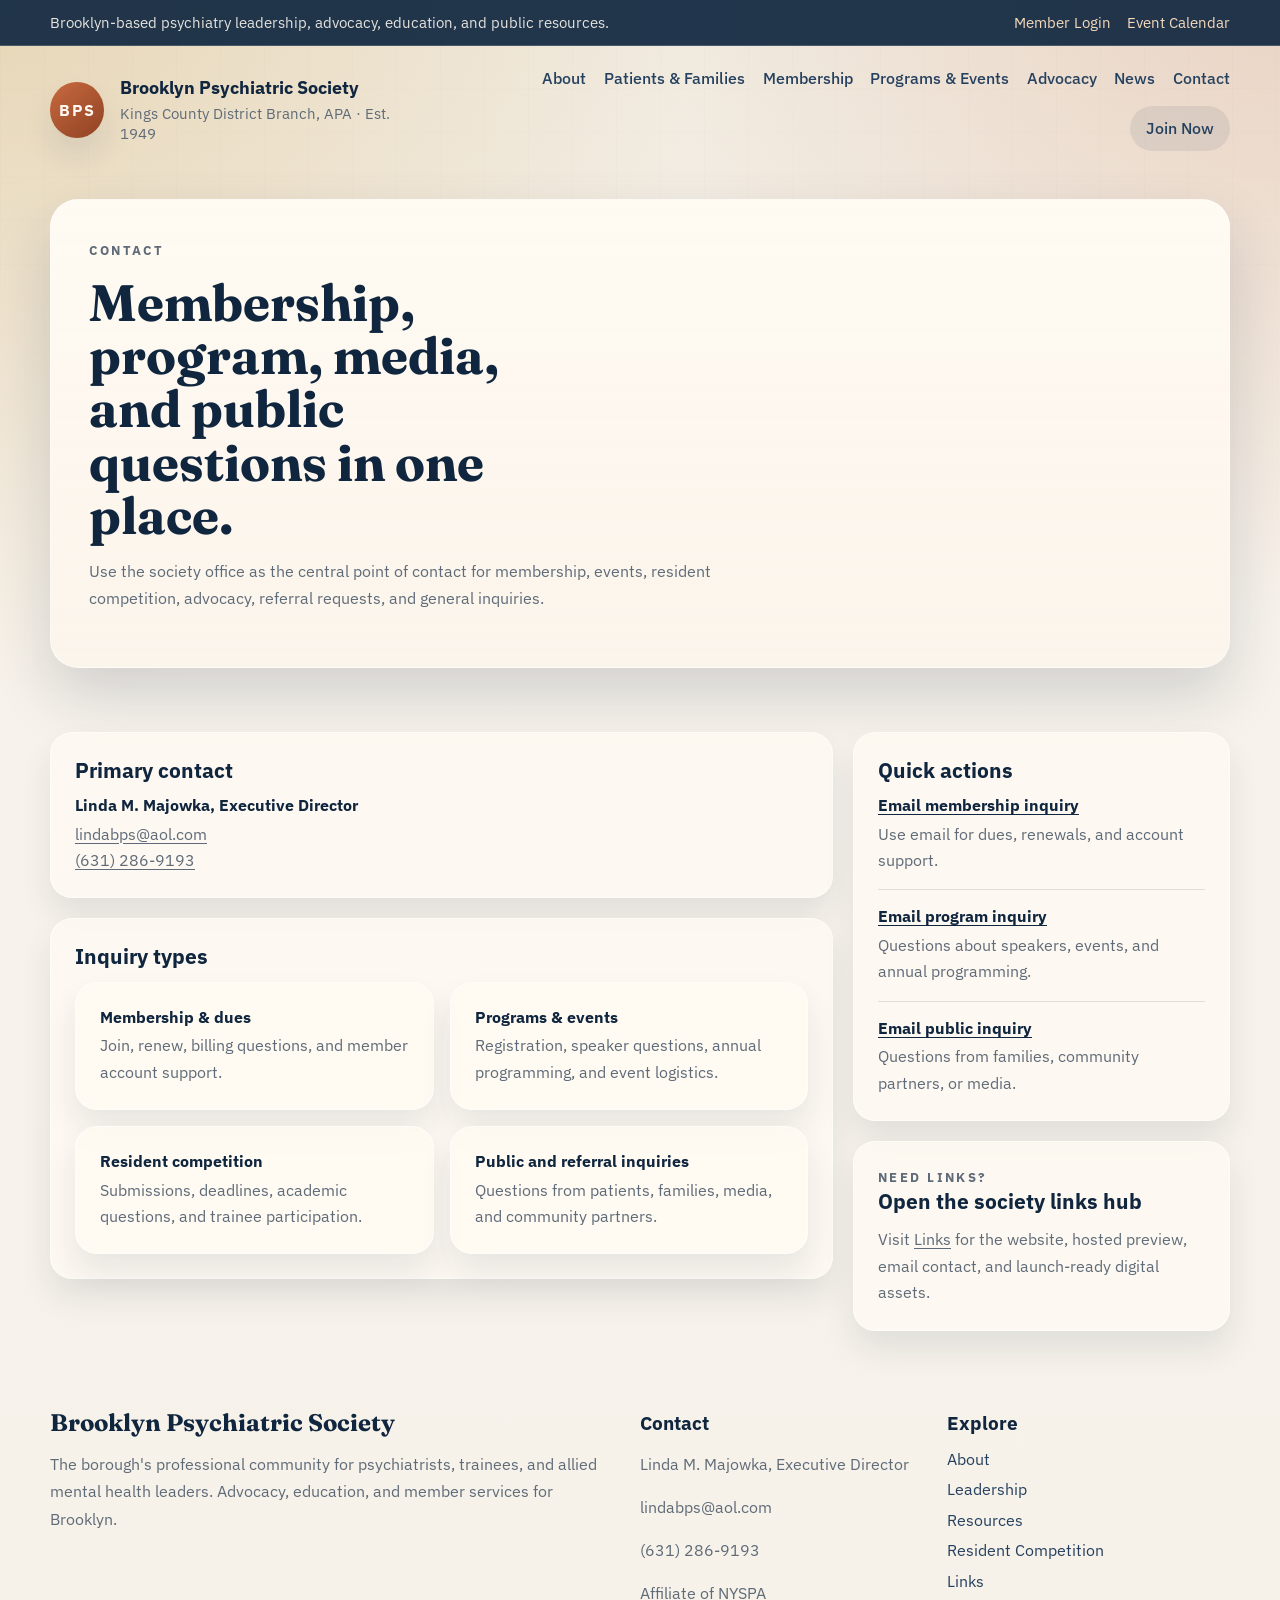
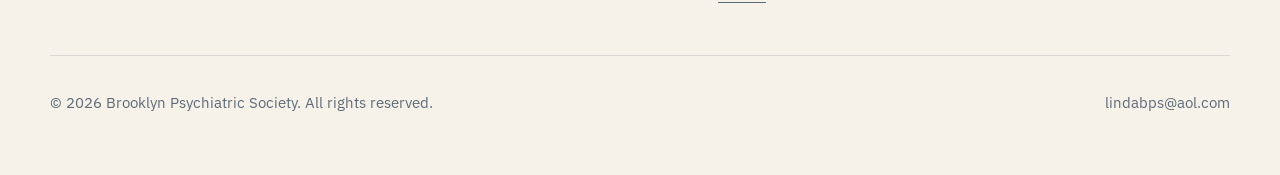
<file: contact.html>
<!doctype html>
<html lang="en">
  <head>
    <meta charset="UTF-8" />
    <meta name="viewport" content="width=device-width, initial-scale=1.0" />
    <title>Brooklyn Psychiatric Society | Contact</title>
    <meta
      name="description"
      content="Contact the Brooklyn Psychiatric Society for membership, events, media, and public inquiries."
    />
    <link rel="icon" href="data:," />
    <link rel="preconnect" href="https://fonts.googleapis.com" />
    <link rel="preconnect" href="https://fonts.gstatic.com" crossorigin />
    <link
      href="https://fonts.googleapis.com/css2?family=Fraunces:opsz,wght@9..144,500;9..144,600;9..144,700&amp;family=IBM+Plex+Sans:wght@400;500;600;700&amp;display=swap"
      rel="stylesheet"
    />
    <link rel="stylesheet" href="./styles.css" />
  </head>
  <body>
    <a class="skip-link" href="#main-content">Skip to content</a>
    <div class="site-shell">
      <div class="topbar">
        <div class="container topbar-inner">
          <p>Brooklyn-based psychiatry leadership, advocacy, education, and public resources.</p>
          <div class="topbar-actions">
            <a href="./create-login.html">Member Login</a>
            <a href="./event-calendar.html">Event Calendar</a>
          </div>
        </div>
      </div>

      <header class="site-header container">
        <a class="brand" href="./index.html" aria-label="Brooklyn Psychiatric Society home">
          <span class="brand-mark">BPS</span>
          <span class="brand-copy">
            <strong>Brooklyn Psychiatric Society</strong>
            <span>Kings County District Branch, APA &middot; Est. 1949</span>
          </span>
        </a>

        <button class="menu-button" type="button" aria-expanded="false" aria-controls="primary-nav" data-menu-button>
          Menu
        </button>

        <nav class="primary-nav" id="primary-nav" data-nav>
          <a href="./about.html">About</a>
          <a href="./resources.html">Patients &amp; Families</a>
          <a href="./membership.html">Membership</a>
          <a href="./event-calendar.html">Programs &amp; Events</a>
          <a href="./index.html#advocacy">Advocacy</a>
          <a href="./news-and-announcements.html">News</a>
          <a href="./contact.html">Contact</a>
          <a class="nav-cta" href="./create-login.html">Join Now</a>
        </nav>
      </header>

      <main id="main-content" class="page-shell">
        <section class="page-band">
          <div class="container">
            <div class="page-hero reveal">
              <p class="eyebrow">Contact</p>
              <h1>Membership, program, media, and public questions in one place.</h1>
              <p>
                Use the society office as the central point of contact for membership, events,
                resident competition, advocacy, referral requests, and general inquiries.
              </p>
            </div>
          </div>
        </section>

        <section class="content-band">
          <div class="container page-grid">
            <div class="page-column">
              <section class="login-card reveal">
                <h3>Primary contact</h3>
                <div class="stack-list">
                  <article>
                    <strong>Linda M. Majowka, Executive Director</strong>
                    <p><a class="text-link" href="mailto:lindabps@aol.com">lindabps@aol.com</a></p>
                    <p><a class="text-link" href="tel:+16312869193">(631) 286-9193</a></p>
                  </article>
                </div>
              </section>

              <section class="stack-card reveal">
                <h3>Inquiry types</h3>
                <div class="committee-grid">
                  <article class="committee-card">
                    <strong>Membership &amp; dues</strong>
                    <p>Join, renew, billing questions, and member account support.</p>
                  </article>
                  <article class="committee-card">
                    <strong>Programs &amp; events</strong>
                    <p>Registration, speaker questions, annual programming, and event logistics.</p>
                  </article>
                  <article class="committee-card">
                    <strong>Resident competition</strong>
                    <p>Submissions, deadlines, academic questions, and trainee participation.</p>
                  </article>
                  <article class="committee-card">
                    <strong>Public and referral inquiries</strong>
                    <p>Questions from patients, families, media, and community partners.</p>
                  </article>
                </div>
              </section>
            </div>

            <aside class="page-sidebar">
              <section class="stack-card reveal">
                <h3>Quick actions</h3>
                <div class="stack-list">
                  <article>
                    <strong><a class="text-link" href="mailto:lindabps@aol.com?subject=Membership%20Inquiry">Email membership inquiry</a></strong>
                    <p>Use email for dues, renewals, and account support.</p>
                  </article>
                  <article>
                    <strong><a class="text-link" href="mailto:lindabps@aol.com?subject=Program%20Inquiry">Email program inquiry</a></strong>
                    <p>Questions about speakers, events, and annual programming.</p>
                  </article>
                  <article>
                    <strong><a class="text-link" href="mailto:lindabps@aol.com?subject=Public%20Inquiry">Email public inquiry</a></strong>
                    <p>Questions from families, community partners, or media.</p>
                  </article>
                </div>
              </section>

              <section class="login-card reveal">
                <p class="eyebrow">Need links?</p>
                <h3>Open the society links hub</h3>
                <p>
                  Visit <a class="text-link" href="./links.html">Links</a> for the website, hosted
                  preview, email contact, and launch-ready digital assets.
                </p>
              </section>
            </aside>
          </div>
        </section>
      </main>

      <footer class="site-footer">
        <div class="container footer-grid">
          <div>
            <h2>Brooklyn Psychiatric Society</h2>
            <p>
              The borough's professional community for psychiatrists, trainees, and allied mental
              health leaders. Advocacy, education, and member services for Brooklyn.
            </p>
          </div>
          <div>
            <h3>Contact</h3>
            <p>Linda M. Majowka, Executive Director</p>
            <p><a href="mailto:lindabps@aol.com">lindabps@aol.com</a></p>
            <p><a href="tel:+16312869193">(631) 286-9193</a></p>
            <p>Affiliate of <a href="https://www.nyspsych.org/brooklyn-psychiatric-society" class="text-link">NYSPA</a></p>
          </div>
          <div>
            <h3>Explore</h3>
            <ul class="footer-links">
              <li><a href="./about.html">About</a></li>
              <li><a href="./leadership.html">Leadership</a></li>
              <li><a href="./resources.html">Resources</a></li>
              <li><a href="./resident-competition.html">Resident Competition</a></li>
              <li><a href="./links.html">Links</a></li>
            </ul>
          </div>
        </div>
        <div class="container footer-bottom">
          <p>&copy; <span data-year></span> Brooklyn Psychiatric Society. All rights reserved.</p>
          <p><a href="mailto:lindabps@aol.com">lindabps@aol.com</a></p>
        </div>
      </footer>
    </div>

    <script src="./app.js"></script>
  </body>
</html>
</file>
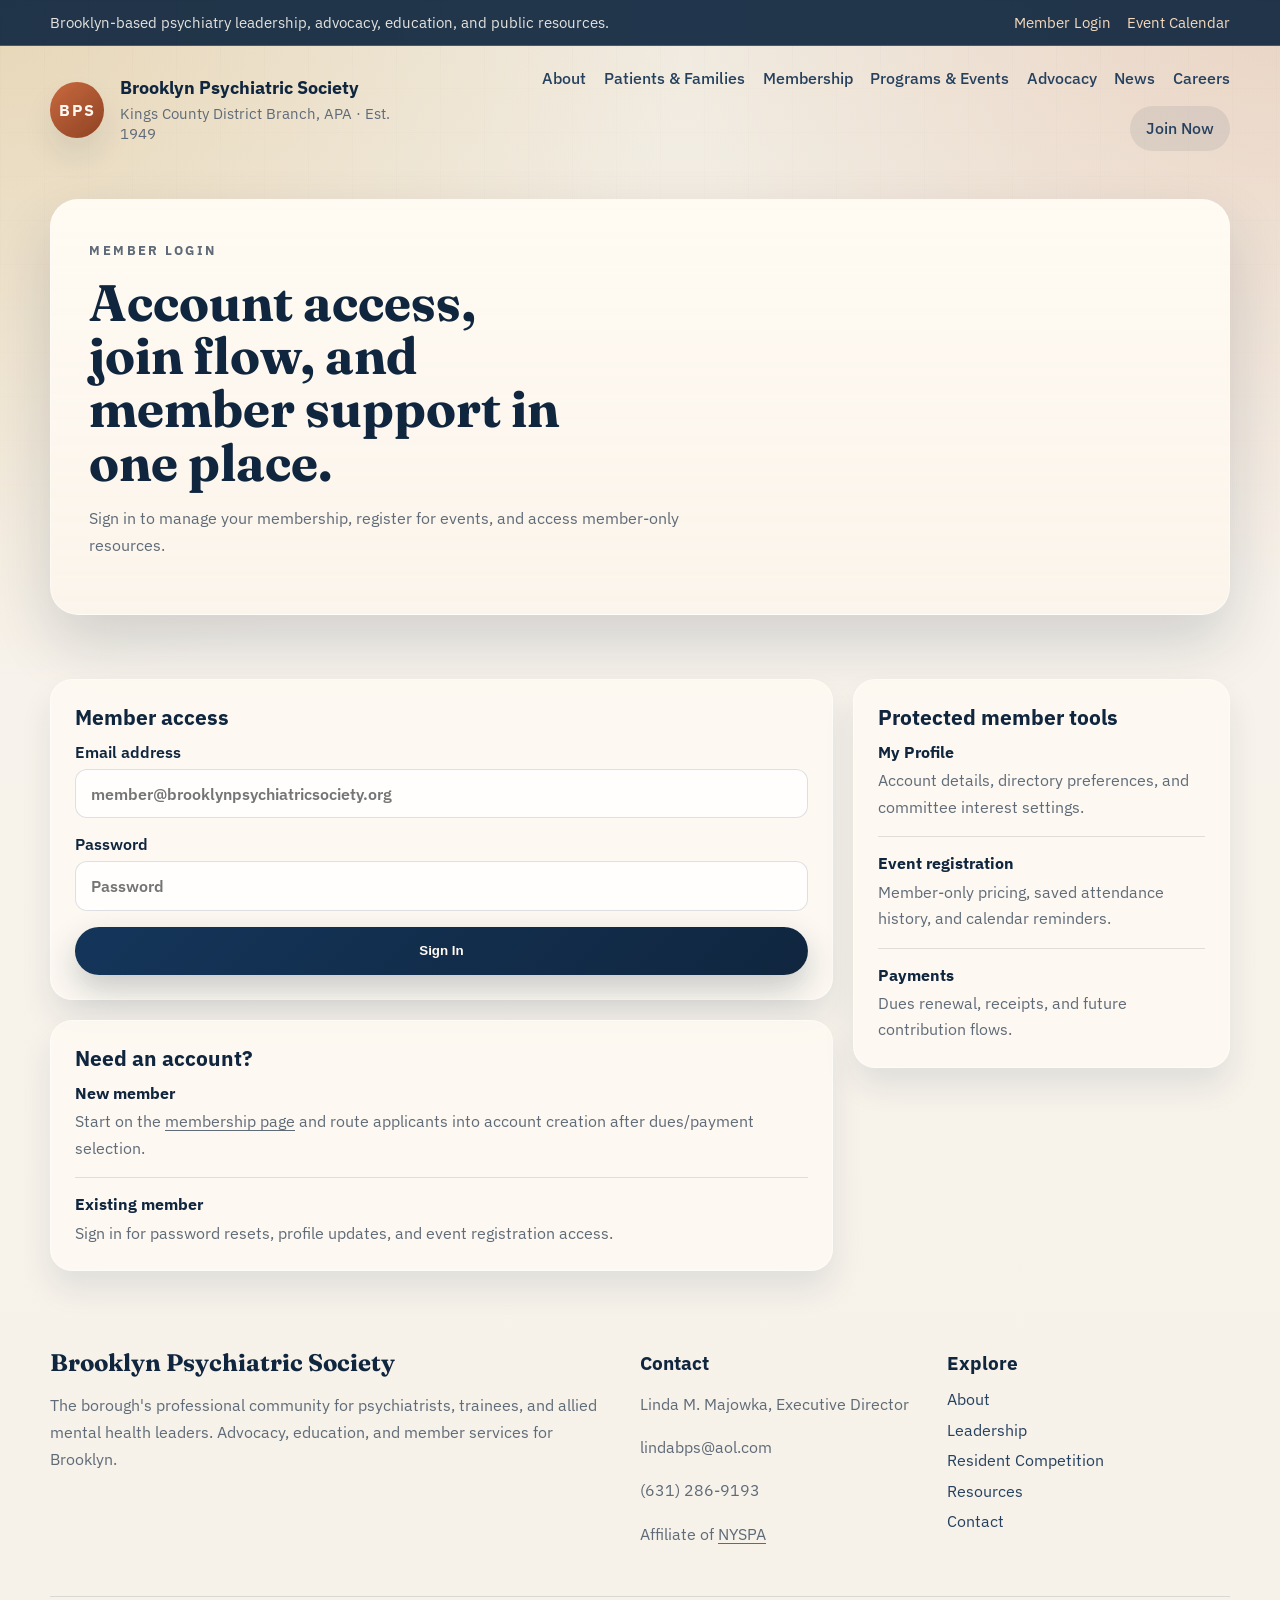
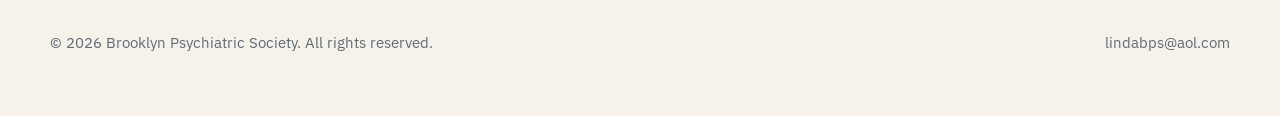
<file: create-login.html>
<!doctype html>
<html lang="en">
  <head>
    <meta charset="UTF-8" />
    <meta name="viewport" content="width=device-width, initial-scale=1.0" />
    <title>Brooklyn Psychiatric Society | Member Login</title>
    <meta
      name="description"
      content="Member login and account access for Brooklyn Psychiatric Society."
    />
    <link rel="icon" href="data:," />
    <link rel="preconnect" href="https://fonts.googleapis.com" />
    <link rel="preconnect" href="https://fonts.gstatic.com" crossorigin />
    <link
      href="https://fonts.googleapis.com/css2?family=Fraunces:opsz,wght@9..144,500;9..144,600;9..144,700&amp;family=IBM+Plex+Sans:wght@400;500;600;700&amp;display=swap"
      rel="stylesheet"
    />
    <link rel="stylesheet" href="./styles.css" />
  </head>
  <body>
    <a class="skip-link" href="#main-content">Skip to content</a>
    <div class="site-shell">
      <div class="topbar">
        <div class="container topbar-inner">
          <p>Brooklyn-based psychiatry leadership, advocacy, education, and public resources.</p>
          <div class="topbar-actions">
            <a href="./create-login.html">Member Login</a>
            <a href="./event-calendar.html">Event Calendar</a>
          </div>
        </div>
      </div>

      <header class="site-header container">
        <a class="brand" href="./index.html" aria-label="Brooklyn Psychiatric Society home">
          <span class="brand-mark">BPS</span>
          <span class="brand-copy">
            <strong>Brooklyn Psychiatric Society</strong>
            <span>Kings County District Branch, APA &middot; Est. 1949</span>
          </span>
        </a>

        <button class="menu-button" type="button" aria-expanded="false" aria-controls="primary-nav" data-menu-button>
          Menu
        </button>

        <nav class="primary-nav" id="primary-nav" data-nav>
          <a href="./about.html">About</a>
          <a href="./resources.html">Patients &amp; Families</a>
          <a href="./membership.html">Membership</a>
          <a href="./event-calendar.html">Programs &amp; Events</a>
          <a href="./index.html#advocacy">Advocacy</a>
          <a href="./news-and-announcements.html">News</a>
          <a href="./index.html#careers">Careers</a>
          <a class="nav-cta" href="./create-login.html">Join Now</a>
        </nav>
      </header>

      <main id="main-content" class="page-shell">
        <section class="page-band">
          <div class="container">
            <div class="page-hero reveal">
              <p class="eyebrow">Member Login</p>
              <h1>Account access, join flow, and member support in one place.</h1>
              <p>
Sign in to manage your membership, register for events, and access member-only resources.
              </p>
            </div>
          </div>
        </section>

        <section class="content-band">
          <div class="container page-grid">
            <div class="page-column">
              <section class="login-card reveal">
                <h3>Member access</h3>
                <form class="login-form">
                  <label>
                    Email address
                    <input type="email" placeholder="member@brooklynpsychiatricsociety.org" />
                  </label>
                  <label>
                    Password
                    <input type="password" placeholder="Password" />
                  </label>
                  <button class="button button-primary" type="button">Sign In</button>
                </form>
              </section>

              <section class="stack-card reveal">
                <h3>Need an account?</h3>
                <div class="stack-list">
                  <article>
                    <strong>New member</strong>
                    <p>Start on the <a class="text-link" href="./membership.html">membership page</a> and route applicants into account creation after dues/payment selection.</p>
                  </article>
                  <article>
                    <strong>Existing member</strong>
                    <p>Sign in for password resets, profile updates, and event registration access.</p>
                  </article>
                </div>
              </section>
            </div>

            <aside class="page-sidebar">
              <section class="stack-card reveal">
                <h3>Protected member tools</h3>
                <div class="stack-list">
                  <article>
                    <strong>My Profile</strong>
                    <p>Account details, directory preferences, and committee interest settings.</p>
                  </article>
                  <article>
                    <strong>Event registration</strong>
                    <p>Member-only pricing, saved attendance history, and calendar reminders.</p>
                  </article>
                  <article>
                    <strong>Payments</strong>
                    <p>Dues renewal, receipts, and future contribution flows.</p>
                  </article>
                </div>
              </section>

            </aside>
          </div>
        </section>
      </main>

      <footer class="site-footer">
        <div class="container footer-grid">
          <div>
            <h2>Brooklyn Psychiatric Society</h2>
            <p>The borough's professional community for psychiatrists, trainees, and allied mental health leaders. Advocacy, education, and member services for Brooklyn.</p>
          </div>
          <div>
            <h3>Contact</h3>
            <p>Linda M. Majowka, Executive Director</p>
            <p><a href="mailto:lindabps@aol.com">lindabps@aol.com</a></p>
            <p><a href="tel:+16312869193">(631) 286-9193</a></p>
            <p>Affiliate of <a href="https://www.nyspsych.org/brooklyn-psychiatric-society" class="text-link">NYSPA</a></p>
          </div>
          <div>
            <h3>Explore</h3>
            <ul class="footer-links">
              <li><a href="./about.html">About</a></li>
              <li><a href="./leadership.html">Leadership</a></li>
              <li><a href="./resident-competition.html">Resident Competition</a></li>
              <li><a href="./resources.html">Resources</a></li>
              <li><a href="./contact.html">Contact</a></li>
            </ul>
          </div>
        </div>
        <div class="container footer-bottom">
          <p>&copy; <span data-year></span> Brooklyn Psychiatric Society. All rights reserved.</p>
          <p><a href="mailto:lindabps@aol.com">lindabps@aol.com</a></p>
        </div>
      </footer>
    </div>

    <script src="./app.js"></script>
  </body>
</html>
</file>
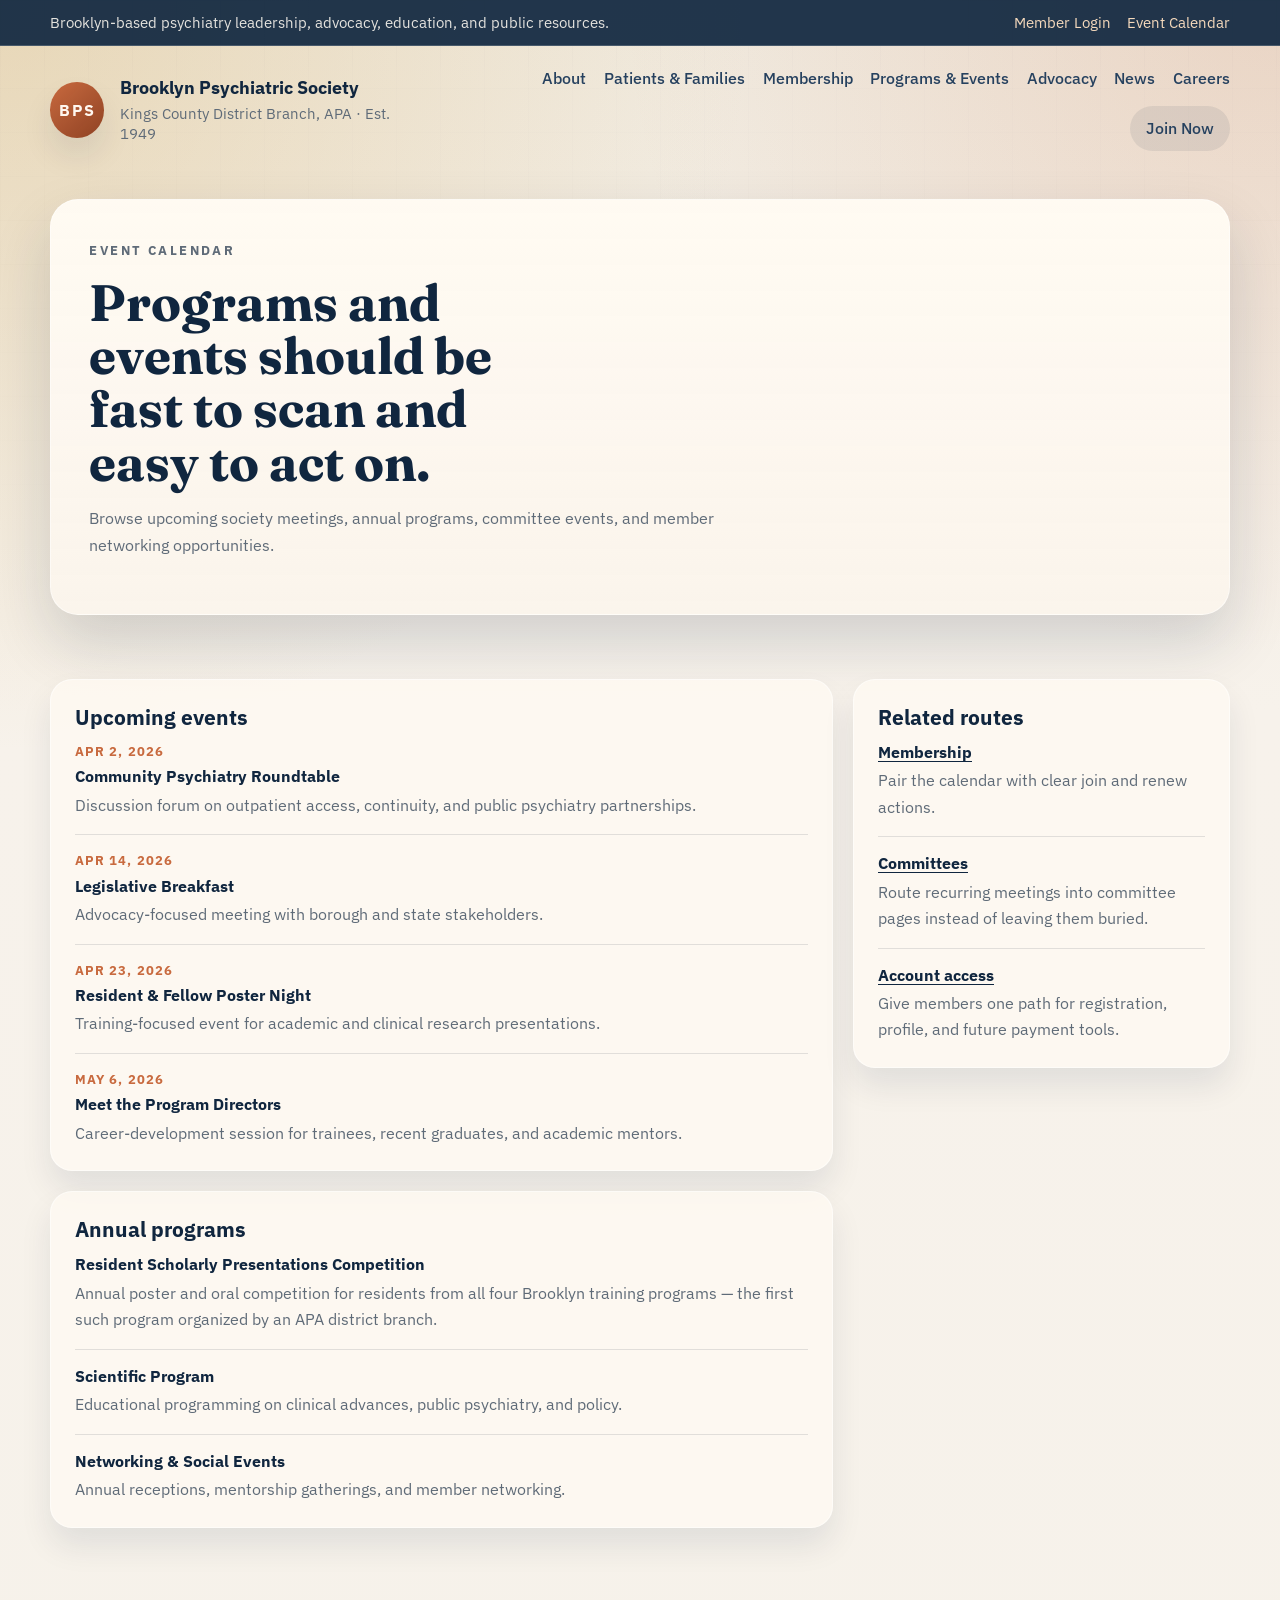
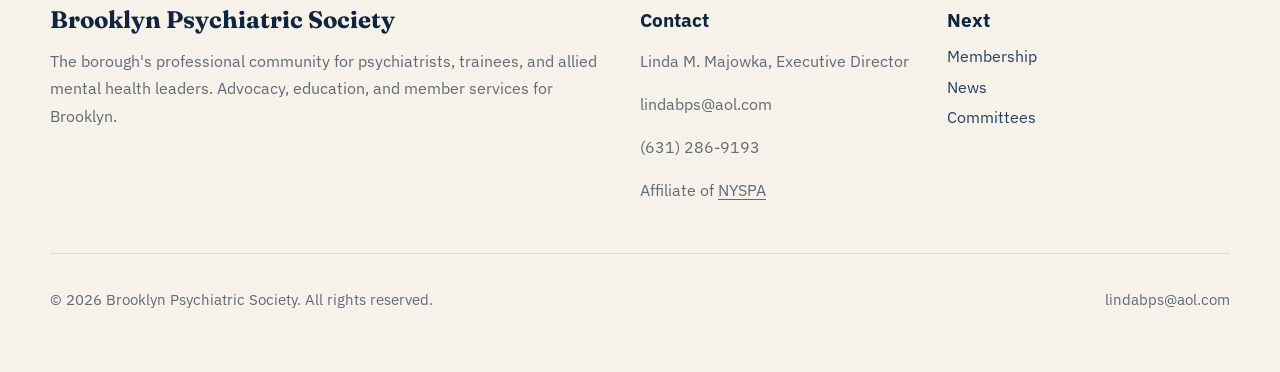
<file: event-calendar.html>
<!doctype html>
<html lang="en">
  <head>
    <meta charset="UTF-8" />
    <meta name="viewport" content="width=device-width, initial-scale=1.0" />
    <title>Brooklyn Psychiatric Society | Event Calendar</title>
    <meta
      name="description"
      content="Event calendar for Brooklyn Psychiatric Society programs, meetings, and committee events."
    />
    <link rel="icon" href="data:," />
    <link rel="preconnect" href="https://fonts.googleapis.com" />
    <link rel="preconnect" href="https://fonts.gstatic.com" crossorigin />
    <link
      href="https://fonts.googleapis.com/css2?family=Fraunces:opsz,wght@9..144,500;9..144,600;9..144,700&amp;family=IBM+Plex+Sans:wght@400;500;600;700&amp;display=swap"
      rel="stylesheet"
    />
    <link rel="stylesheet" href="./styles.css" />
  </head>
  <body>
    <a class="skip-link" href="#main-content">Skip to content</a>
    <div class="site-shell">
      <div class="topbar">
        <div class="container topbar-inner">
          <p>Brooklyn-based psychiatry leadership, advocacy, education, and public resources.</p>
          <div class="topbar-actions">
            <a href="./create-login.html">Member Login</a>
            <a href="./event-calendar.html">Event Calendar</a>
          </div>
        </div>
      </div>

      <header class="site-header container">
        <a class="brand" href="./index.html" aria-label="Brooklyn Psychiatric Society home">
          <span class="brand-mark">BPS</span>
          <span class="brand-copy">
            <strong>Brooklyn Psychiatric Society</strong>
            <span>Kings County District Branch, APA &middot; Est. 1949</span>
          </span>
        </a>

        <button class="menu-button" type="button" aria-expanded="false" aria-controls="primary-nav" data-menu-button>
          Menu
        </button>

        <nav class="primary-nav" id="primary-nav" data-nav>
          <a href="./index.html#about">About</a>
          <a href="./index.html#directory">Patients &amp; Families</a>
          <a href="./membership.html">Membership</a>
          <a href="./event-calendar.html">Programs &amp; Events</a>
          <a href="./index.html#advocacy">Advocacy</a>
          <a href="./news-and-announcements.html">News</a>
          <a href="./index.html#careers">Careers</a>
          <a class="nav-cta" href="./create-login.html">Join Now</a>
        </nav>
      </header>

      <main id="main-content" class="page-shell">
        <section class="page-band">
          <div class="container">
            <div class="page-hero reveal">
              <p class="eyebrow">Event Calendar</p>
              <h1>Programs and events should be fast to scan and easy to act on.</h1>
              <p>
Browse upcoming society meetings, annual programs, committee events, and member networking opportunities.
              </p>
            </div>
          </div>
        </section>

        <section class="content-band">
          <div class="container page-grid">
            <div class="page-column">
              <section class="timeline-card reveal">
                <h3>Upcoming events</h3>
                <div class="timeline-list">
                  <article>
                    <time datetime="2026-04-02">Apr 2, 2026</time>
                    <strong>Community Psychiatry Roundtable</strong>
                    <p>Discussion forum on outpatient access, continuity, and public psychiatry partnerships.</p>
                  </article>
                  <article>
                    <time datetime="2026-04-14">Apr 14, 2026</time>
                    <strong>Legislative Breakfast</strong>
                    <p>Advocacy-focused meeting with borough and state stakeholders.</p>
                  </article>
                  <article>
                    <time datetime="2026-04-23">Apr 23, 2026</time>
                    <strong>Resident &amp; Fellow Poster Night</strong>
                    <p>Training-focused event for academic and clinical research presentations.</p>
                  </article>
                  <article>
                    <time datetime="2026-05-06">May 6, 2026</time>
                    <strong>Meet the Program Directors</strong>
                    <p>Career-development session for trainees, recent graduates, and academic mentors.</p>
                  </article>
                </div>
              </section>

              <section class="stack-card reveal">
                <h3>Annual programs</h3>
                <div class="stack-list">
                  <article>
                    <strong>Resident Scholarly Presentations Competition</strong>
                    <p>Annual poster and oral competition for residents from all four Brooklyn training programs — the first such program organized by an APA district branch.</p>
                  </article>
                  <article>
                    <strong>Scientific Program</strong>
                    <p>Educational programming on clinical advances, public psychiatry, and policy.</p>
                  </article>
                  <article>
                    <strong>Networking &amp; Social Events</strong>
                    <p>Annual receptions, mentorship gatherings, and member networking.</p>
                  </article>
                </div>
              </section>
            </div>

            <aside class="page-sidebar">
              <section class="stack-card reveal">
                <h3>Related routes</h3>
                <div class="stack-list">
                  <article>
                    <strong><a class="text-link" href="./membership.html">Membership</a></strong>
                    <p>Pair the calendar with clear join and renew actions.</p>
                  </article>
                  <article>
                    <strong><a class="text-link" href="./committees.html">Committees</a></strong>
                    <p>Route recurring meetings into committee pages instead of leaving them buried.</p>
                  </article>
                  <article>
                    <strong><a class="text-link" href="./create-login.html">Account access</a></strong>
                    <p>Give members one path for registration, profile, and future payment tools.</p>
                  </article>
                </div>
              </section>

            </aside>
          </div>
        </section>
      </main>

      <footer class="site-footer">
        <div class="container footer-grid">
          <div>
            <h2>Brooklyn Psychiatric Society</h2>
            <p>The borough's professional community for psychiatrists, trainees, and allied mental health leaders. Advocacy, education, and member services for Brooklyn.</p>
          </div>
          <div>
            <h3>Contact</h3>
            <p>Linda M. Majowka, Executive Director</p>
            <p><a href="mailto:lindabps@aol.com">lindabps@aol.com</a></p>
            <p><a href="tel:+16312869193">(631) 286-9193</a></p>
            <p>Affiliate of <a href="https://www.nyspsych.org/brooklyn-psychiatric-society" class="text-link">NYSPA</a></p>
          </div>
          <div>
            <h3>Next</h3>
            <ul class="footer-links">
              <li><a href="./membership.html">Membership</a></li>
              <li><a href="./news-and-announcements.html">News</a></li>
              <li><a href="./committees.html">Committees</a></li>
            </ul>
          </div>
        </div>
        <div class="container footer-bottom">
          <p>&copy; <span data-year></span> Brooklyn Psychiatric Society. All rights reserved.</p>
          <p><a href="mailto:lindabps@aol.com">lindabps@aol.com</a></p>
        </div>
      </footer>
    </div>

    <script src="./app.js"></script>
  </body>
</html>
</file>
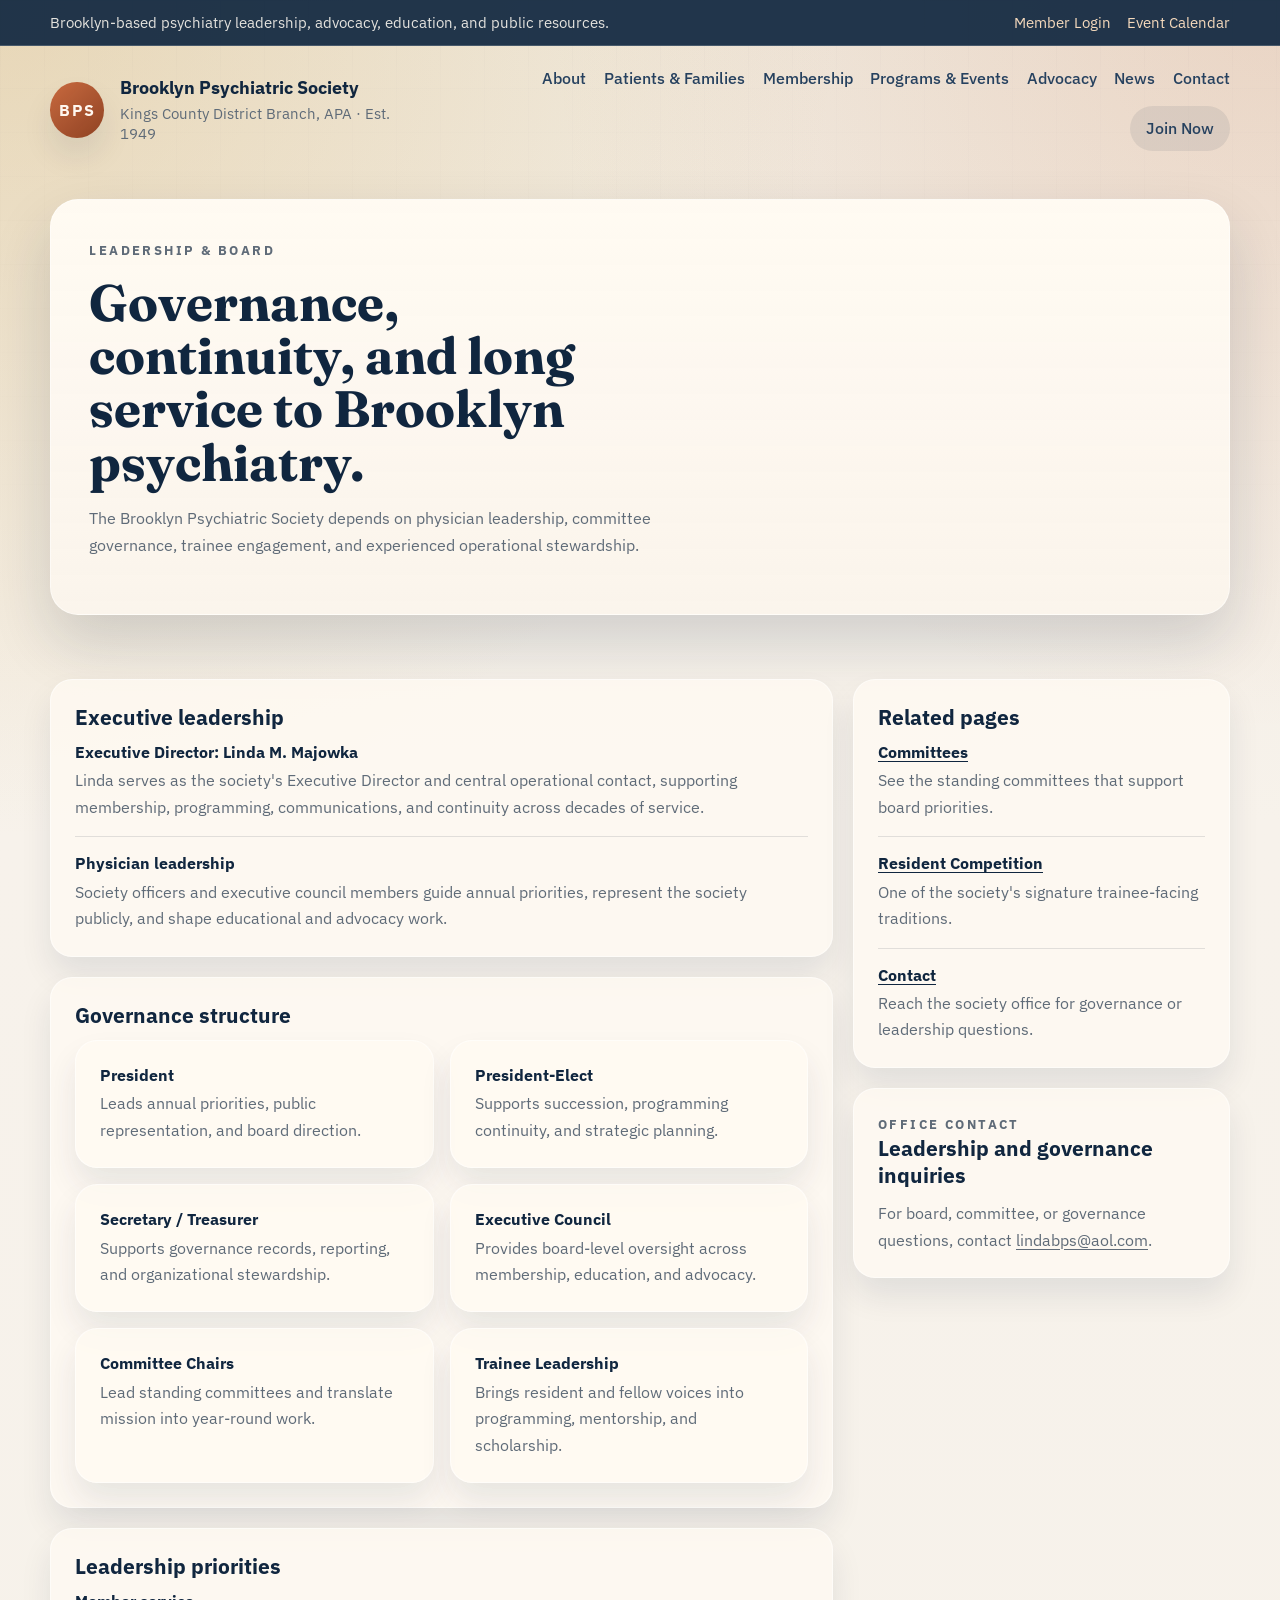
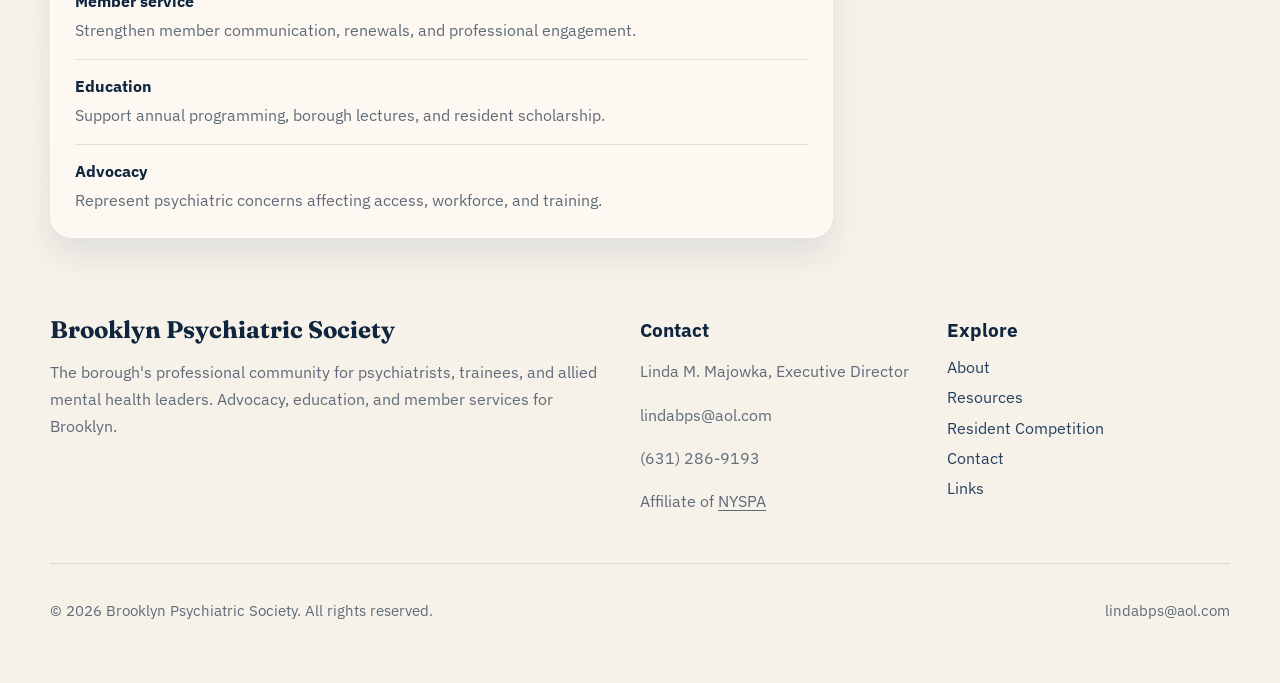
<file: leadership.html>
<!doctype html>
<html lang="en">
  <head>
    <meta charset="UTF-8" />
    <meta name="viewport" content="width=device-width, initial-scale=1.0" />
    <title>Brooklyn Psychiatric Society | Leadership &amp; Board</title>
    <meta
      name="description"
      content="Leadership and governance structure for the Brooklyn Psychiatric Society."
    />
    <link rel="icon" href="data:," />
    <link rel="preconnect" href="https://fonts.googleapis.com" />
    <link rel="preconnect" href="https://fonts.gstatic.com" crossorigin />
    <link
      href="https://fonts.googleapis.com/css2?family=Fraunces:opsz,wght@9..144,500;9..144,600;9..144,700&amp;family=IBM+Plex+Sans:wght@400;500;600;700&amp;display=swap"
      rel="stylesheet"
    />
    <link rel="stylesheet" href="./styles.css" />
  </head>
  <body>
    <a class="skip-link" href="#main-content">Skip to content</a>
    <div class="site-shell">
      <div class="topbar">
        <div class="container topbar-inner">
          <p>Brooklyn-based psychiatry leadership, advocacy, education, and public resources.</p>
          <div class="topbar-actions">
            <a href="./create-login.html">Member Login</a>
            <a href="./event-calendar.html">Event Calendar</a>
          </div>
        </div>
      </div>

      <header class="site-header container">
        <a class="brand" href="./index.html" aria-label="Brooklyn Psychiatric Society home">
          <span class="brand-mark">BPS</span>
          <span class="brand-copy">
            <strong>Brooklyn Psychiatric Society</strong>
            <span>Kings County District Branch, APA &middot; Est. 1949</span>
          </span>
        </a>

        <button class="menu-button" type="button" aria-expanded="false" aria-controls="primary-nav" data-menu-button>
          Menu
        </button>

        <nav class="primary-nav" id="primary-nav" data-nav>
          <a href="./about.html">About</a>
          <a href="./resources.html">Patients &amp; Families</a>
          <a href="./membership.html">Membership</a>
          <a href="./event-calendar.html">Programs &amp; Events</a>
          <a href="./index.html#advocacy">Advocacy</a>
          <a href="./news-and-announcements.html">News</a>
          <a href="./contact.html">Contact</a>
          <a class="nav-cta" href="./create-login.html">Join Now</a>
        </nav>
      </header>

      <main id="main-content" class="page-shell">
        <section class="page-band">
          <div class="container">
            <div class="page-hero reveal">
              <p class="eyebrow">Leadership &amp; Board</p>
              <h1>Governance, continuity, and long service to Brooklyn psychiatry.</h1>
              <p>
                The Brooklyn Psychiatric Society depends on physician leadership, committee
                governance, trainee engagement, and experienced operational stewardship.
              </p>
            </div>
          </div>
        </section>

        <section class="content-band">
          <div class="container page-grid">
            <div class="page-column">
              <section class="stack-card reveal">
                <h3>Executive leadership</h3>
                <div class="stack-list">
                  <article>
                    <strong>Executive Director: Linda M. Majowka</strong>
                    <p>
                      Linda serves as the society's Executive Director and central operational
                      contact, supporting membership, programming, communications, and continuity
                      across decades of service.
                    </p>
                  </article>
                  <article>
                    <strong>Physician leadership</strong>
                    <p>
                      Society officers and executive council members guide annual priorities,
                      represent the society publicly, and shape educational and advocacy work.
                    </p>
                  </article>
                </div>
              </section>

              <section class="stack-card reveal">
                <h3>Governance structure</h3>
                <div class="committee-grid">
                  <article class="committee-card">
                    <strong>President</strong>
                    <p>Leads annual priorities, public representation, and board direction.</p>
                  </article>
                  <article class="committee-card">
                    <strong>President-Elect</strong>
                    <p>Supports succession, programming continuity, and strategic planning.</p>
                  </article>
                  <article class="committee-card">
                    <strong>Secretary / Treasurer</strong>
                    <p>Supports governance records, reporting, and organizational stewardship.</p>
                  </article>
                  <article class="committee-card">
                    <strong>Executive Council</strong>
                    <p>Provides board-level oversight across membership, education, and advocacy.</p>
                  </article>
                  <article class="committee-card">
                    <strong>Committee Chairs</strong>
                    <p>Lead standing committees and translate mission into year-round work.</p>
                  </article>
                  <article class="committee-card">
                    <strong>Trainee Leadership</strong>
                    <p>Brings resident and fellow voices into programming, mentorship, and scholarship.</p>
                  </article>
                </div>
              </section>

              <section class="timeline-card reveal">
                <h3>Leadership priorities</h3>
                <div class="timeline-list">
                  <article>
                    <strong>Member service</strong>
                    <p>Strengthen member communication, renewals, and professional engagement.</p>
                  </article>
                  <article>
                    <strong>Education</strong>
                    <p>Support annual programming, borough lectures, and resident scholarship.</p>
                  </article>
                  <article>
                    <strong>Advocacy</strong>
                    <p>Represent psychiatric concerns affecting access, workforce, and training.</p>
                  </article>
                </div>
              </section>
            </div>

            <aside class="page-sidebar">
              <section class="stack-card reveal">
                <h3>Related pages</h3>
                <div class="stack-list">
                  <article>
                    <strong><a class="text-link" href="./committees.html">Committees</a></strong>
                    <p>See the standing committees that support board priorities.</p>
                  </article>
                  <article>
                    <strong><a class="text-link" href="./resident-competition.html">Resident Competition</a></strong>
                    <p>One of the society's signature trainee-facing traditions.</p>
                  </article>
                  <article>
                    <strong><a class="text-link" href="./contact.html">Contact</a></strong>
                    <p>Reach the society office for governance or leadership questions.</p>
                  </article>
                </div>
              </section>

              <section class="login-card reveal">
                <p class="eyebrow">Office Contact</p>
                <h3>Leadership and governance inquiries</h3>
                <p>
                  For board, committee, or governance questions, contact
                  <a class="text-link" href="mailto:lindabps@aol.com">lindabps@aol.com</a>.
                </p>
              </section>
            </aside>
          </div>
        </section>
      </main>

      <footer class="site-footer">
        <div class="container footer-grid">
          <div>
            <h2>Brooklyn Psychiatric Society</h2>
            <p>
              The borough's professional community for psychiatrists, trainees, and allied mental
              health leaders. Advocacy, education, and member services for Brooklyn.
            </p>
          </div>
          <div>
            <h3>Contact</h3>
            <p>Linda M. Majowka, Executive Director</p>
            <p><a href="mailto:lindabps@aol.com">lindabps@aol.com</a></p>
            <p><a href="tel:+16312869193">(631) 286-9193</a></p>
            <p>Affiliate of <a href="https://www.nyspsych.org/brooklyn-psychiatric-society" class="text-link">NYSPA</a></p>
          </div>
          <div>
            <h3>Explore</h3>
            <ul class="footer-links">
              <li><a href="./about.html">About</a></li>
              <li><a href="./resources.html">Resources</a></li>
              <li><a href="./resident-competition.html">Resident Competition</a></li>
              <li><a href="./contact.html">Contact</a></li>
              <li><a href="./links.html">Links</a></li>
            </ul>
          </div>
        </div>
        <div class="container footer-bottom">
          <p>&copy; <span data-year></span> Brooklyn Psychiatric Society. All rights reserved.</p>
          <p><a href="mailto:lindabps@aol.com">lindabps@aol.com</a></p>
        </div>
      </footer>
    </div>

    <script src="./app.js"></script>
  </body>
</html>
</file>
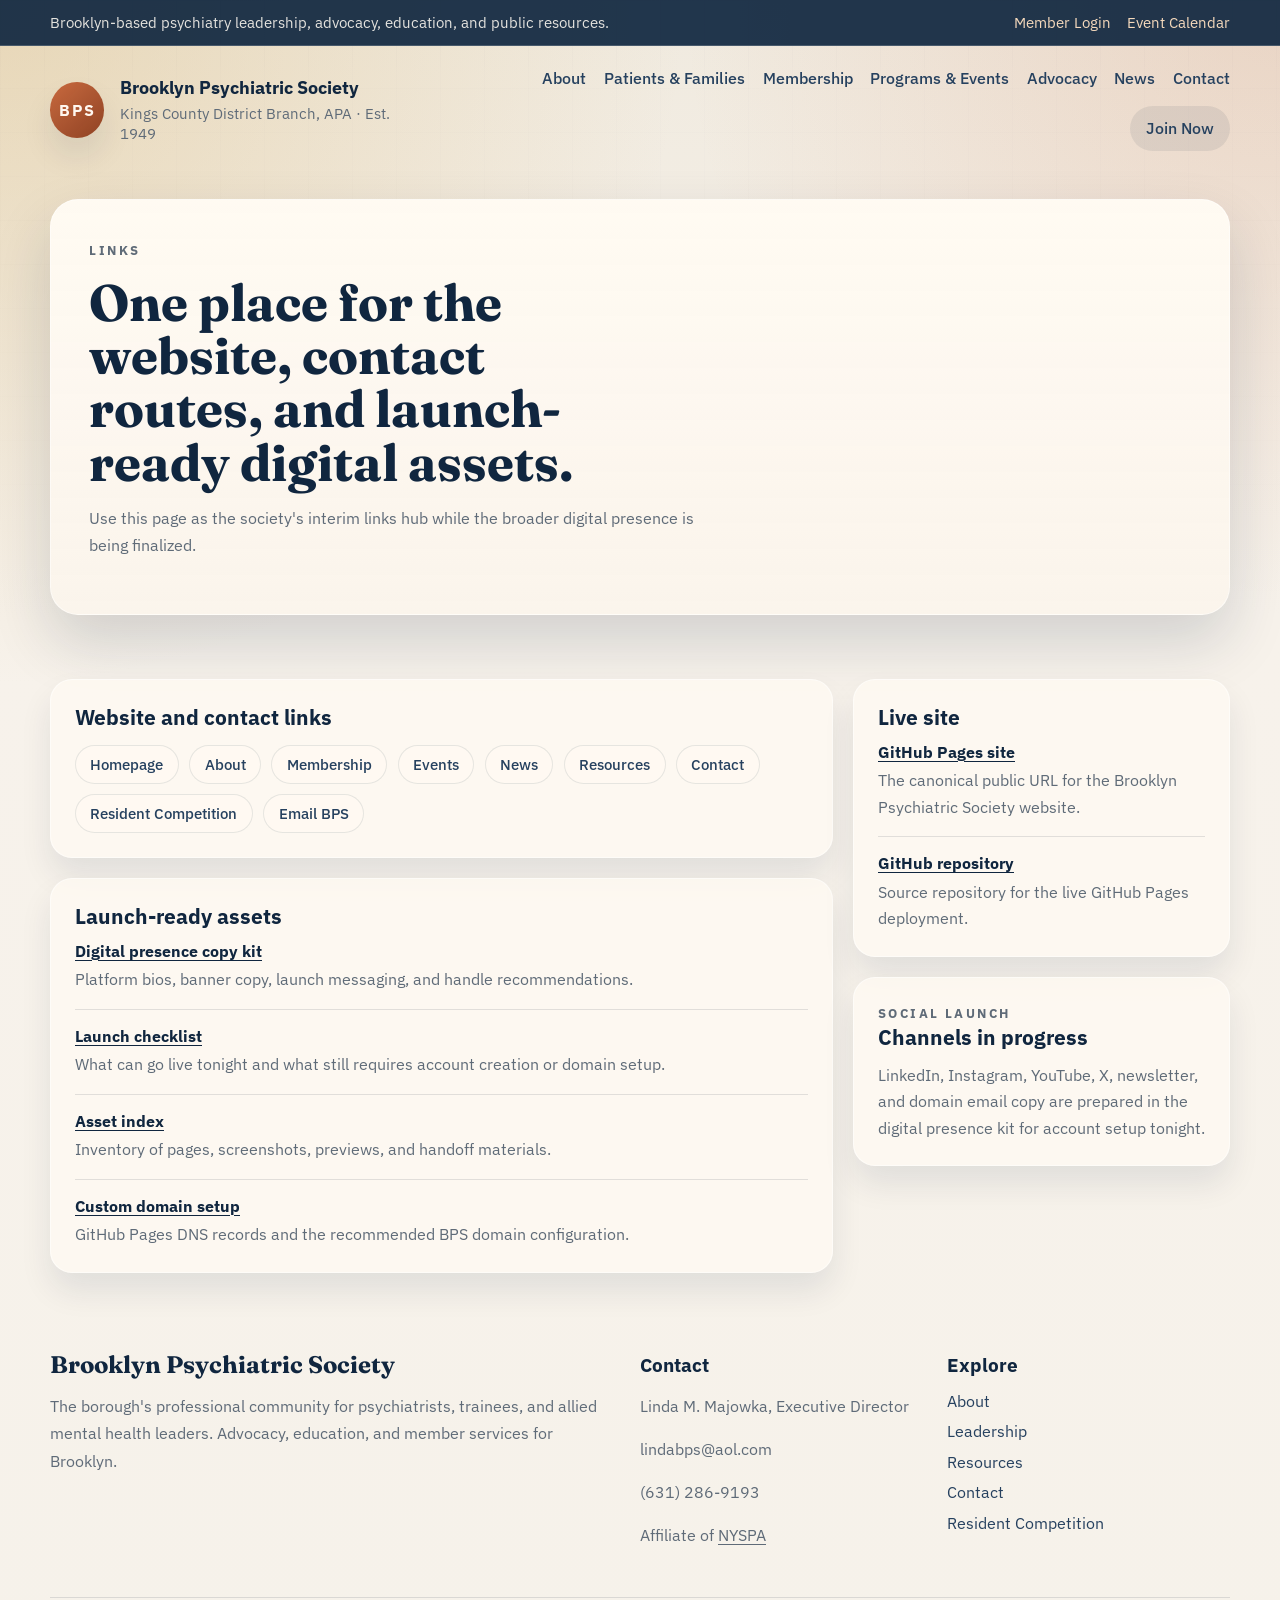
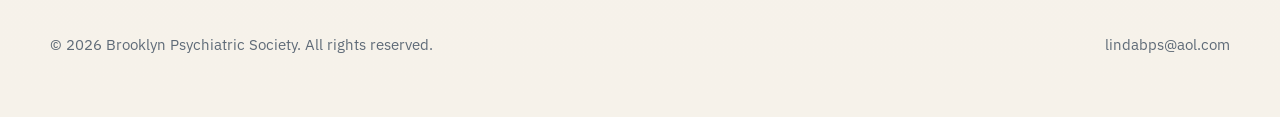
<file: links.html>
<!doctype html>
<html lang="en">
  <head>
    <meta charset="UTF-8" />
    <meta name="viewport" content="width=device-width, initial-scale=1.0" />
    <title>Brooklyn Psychiatric Society | Links</title>
    <meta
      name="description"
      content="Central links hub for Brooklyn Psychiatric Society website pages, previews, and contact routes."
    />
    <link rel="icon" href="data:," />
    <link rel="preconnect" href="https://fonts.googleapis.com" />
    <link rel="preconnect" href="https://fonts.gstatic.com" crossorigin />
    <link
      href="https://fonts.googleapis.com/css2?family=Fraunces:opsz,wght@9..144,500;9..144,600;9..144,700&amp;family=IBM+Plex+Sans:wght@400;500;600;700&amp;display=swap"
      rel="stylesheet"
    />
    <link rel="stylesheet" href="./styles.css" />
  </head>
  <body>
    <a class="skip-link" href="#main-content">Skip to content</a>
    <div class="site-shell">
      <div class="topbar">
        <div class="container topbar-inner">
          <p>Brooklyn-based psychiatry leadership, advocacy, education, and public resources.</p>
          <div class="topbar-actions">
            <a href="./create-login.html">Member Login</a>
            <a href="./event-calendar.html">Event Calendar</a>
          </div>
        </div>
      </div>

      <header class="site-header container">
        <a class="brand" href="./index.html" aria-label="Brooklyn Psychiatric Society home">
          <span class="brand-mark">BPS</span>
          <span class="brand-copy">
            <strong>Brooklyn Psychiatric Society</strong>
            <span>Kings County District Branch, APA &middot; Est. 1949</span>
          </span>
        </a>

        <button class="menu-button" type="button" aria-expanded="false" aria-controls="primary-nav" data-menu-button>
          Menu
        </button>

        <nav class="primary-nav" id="primary-nav" data-nav>
          <a href="./about.html">About</a>
          <a href="./resources.html">Patients &amp; Families</a>
          <a href="./membership.html">Membership</a>
          <a href="./event-calendar.html">Programs &amp; Events</a>
          <a href="./index.html#advocacy">Advocacy</a>
          <a href="./news-and-announcements.html">News</a>
          <a href="./contact.html">Contact</a>
          <a class="nav-cta" href="./create-login.html">Join Now</a>
        </nav>
      </header>

      <main id="main-content" class="page-shell">
        <section class="page-band">
          <div class="container">
            <div class="page-hero reveal">
              <p class="eyebrow">Links</p>
              <h1>One place for the website, contact routes, and launch-ready digital assets.</h1>
              <p>
                Use this page as the society's interim links hub while the broader digital presence
                is being finalized.
              </p>
            </div>
          </div>
        </section>

        <section class="content-band">
          <div class="container page-grid">
            <div class="page-column">
              <section class="stack-card reveal">
                <h3>Website and contact links</h3>
                <div class="pill-links">
                  <a href="./index.html">Homepage</a>
                  <a href="./about.html">About</a>
                  <a href="./membership.html">Membership</a>
                  <a href="./event-calendar.html">Events</a>
                  <a href="./news-and-announcements.html">News</a>
                  <a href="./resources.html">Resources</a>
                  <a href="./contact.html">Contact</a>
                  <a href="./resident-competition.html">Resident Competition</a>
                  <a href="mailto:lindabps@aol.com">Email BPS</a>
                </div>
              </section>

              <section class="stack-card reveal">
                <h3>Launch-ready assets</h3>
                <div class="stack-list">
                  <article>
                    <strong><a class="text-link" href="./digital-presence-copy-kit.md">Digital presence copy kit</a></strong>
                    <p>Platform bios, banner copy, launch messaging, and handle recommendations.</p>
                  </article>
                  <article>
                    <strong><a class="text-link" href="./launch-checklist.md">Launch checklist</a></strong>
                    <p>What can go live tonight and what still requires account creation or domain setup.</p>
                  </article>
                  <article>
                    <strong><a class="text-link" href="./ASSET_INDEX.md">Asset index</a></strong>
                    <p>Inventory of pages, screenshots, previews, and handoff materials.</p>
                  </article>
                  <article>
                    <strong><a class="text-link" href="./custom-domain-setup.md">Custom domain setup</a></strong>
                    <p>GitHub Pages DNS records and the recommended BPS domain configuration.</p>
                  </article>
                </div>
              </section>
            </div>

            <aside class="page-sidebar">
              <section class="stack-card reveal">
                <h3>Live site</h3>
                <div class="stack-list">
                  <article>
                    <strong><a class="text-link" href="https://stephancarlson.github.io/brooklyn-psychiatric-society/">GitHub Pages site</a></strong>
                    <p>The canonical public URL for the Brooklyn Psychiatric Society website.</p>
                  </article>
                  <article>
                    <strong><a class="text-link" href="https://github.com/stephancarlson/brooklyn-psychiatric-society">GitHub repository</a></strong>
                    <p>Source repository for the live GitHub Pages deployment.</p>
                  </article>
                </div>
              </section>

              <section class="login-card reveal">
                <p class="eyebrow">Social launch</p>
                <h3>Channels in progress</h3>
                <p>
                  LinkedIn, Instagram, YouTube, X, newsletter, and domain email copy are prepared
                  in the digital presence kit for account setup tonight.
                </p>
              </section>
            </aside>
          </div>
        </section>
      </main>

      <footer class="site-footer">
        <div class="container footer-grid">
          <div>
            <h2>Brooklyn Psychiatric Society</h2>
            <p>
              The borough's professional community for psychiatrists, trainees, and allied mental
              health leaders. Advocacy, education, and member services for Brooklyn.
            </p>
          </div>
          <div>
            <h3>Contact</h3>
            <p>Linda M. Majowka, Executive Director</p>
            <p><a href="mailto:lindabps@aol.com">lindabps@aol.com</a></p>
            <p><a href="tel:+16312869193">(631) 286-9193</a></p>
            <p>Affiliate of <a href="https://www.nyspsych.org/brooklyn-psychiatric-society" class="text-link">NYSPA</a></p>
          </div>
          <div>
            <h3>Explore</h3>
            <ul class="footer-links">
              <li><a href="./about.html">About</a></li>
              <li><a href="./leadership.html">Leadership</a></li>
              <li><a href="./resources.html">Resources</a></li>
              <li><a href="./contact.html">Contact</a></li>
              <li><a href="./resident-competition.html">Resident Competition</a></li>
            </ul>
          </div>
        </div>
        <div class="container footer-bottom">
          <p>&copy; <span data-year></span> Brooklyn Psychiatric Society. All rights reserved.</p>
          <p><a href="mailto:lindabps@aol.com">lindabps@aol.com</a></p>
        </div>
      </footer>
    </div>

    <script src="./app.js"></script>
  </body>
</html>
</file>
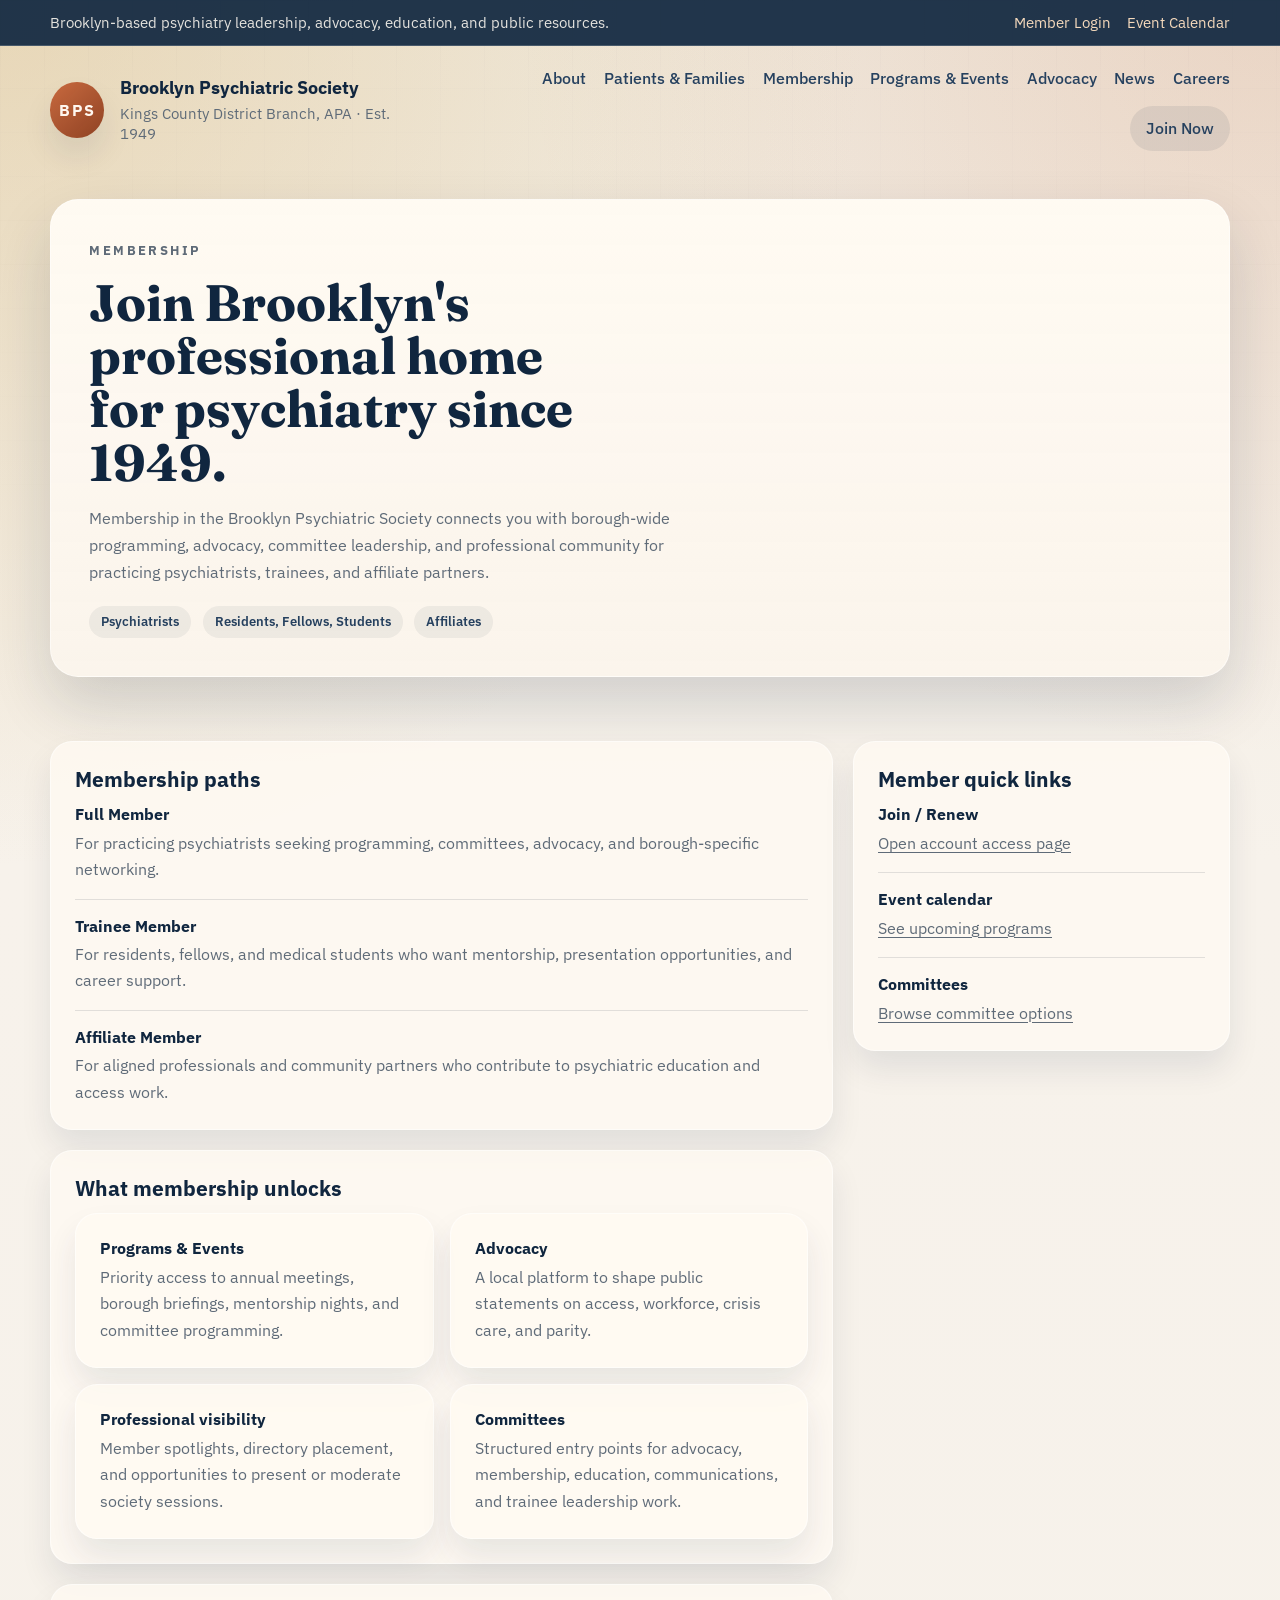
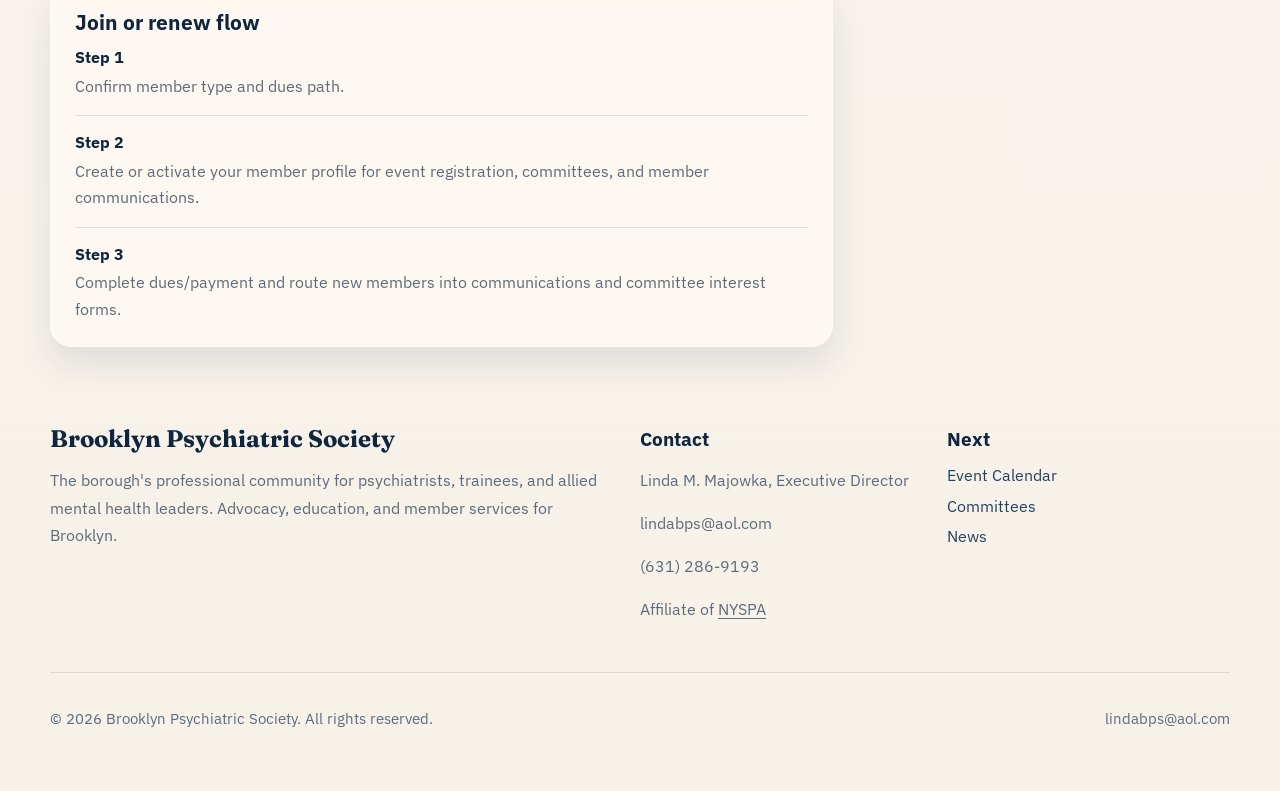
<file: membership.html>
<!doctype html>
<html lang="en">
  <head>
    <meta charset="UTF-8" />
    <meta name="viewport" content="width=device-width, initial-scale=1.0" />
    <title>Brooklyn Psychiatric Society | Membership</title>
    <meta
      name="description"
      content="Membership pathways, member benefits, and join or renew information for the Brooklyn Psychiatric Society."
    />
    <link rel="icon" href="data:," />
    <link rel="preconnect" href="https://fonts.googleapis.com" />
    <link rel="preconnect" href="https://fonts.gstatic.com" crossorigin />
    <link
      href="https://fonts.googleapis.com/css2?family=Fraunces:opsz,wght@9..144,500;9..144,600;9..144,700&amp;family=IBM+Plex+Sans:wght@400;500;600;700&amp;display=swap"
      rel="stylesheet"
    />
    <link rel="stylesheet" href="./styles.css" />
  </head>
  <body>
    <a class="skip-link" href="#main-content">Skip to content</a>
    <div class="site-shell">
      <div class="topbar">
        <div class="container topbar-inner">
          <p>Brooklyn-based psychiatry leadership, advocacy, education, and public resources.</p>
          <div class="topbar-actions">
            <a href="./create-login.html">Member Login</a>
            <a href="./event-calendar.html">Event Calendar</a>
          </div>
        </div>
      </div>

      <header class="site-header container">
        <a class="brand" href="./index.html" aria-label="Brooklyn Psychiatric Society home">
          <span class="brand-mark">BPS</span>
          <span class="brand-copy">
            <strong>Brooklyn Psychiatric Society</strong>
            <span>Kings County District Branch, APA &middot; Est. 1949</span>
          </span>
        </a>

        <button
          class="menu-button"
          type="button"
          aria-expanded="false"
          aria-controls="primary-nav"
          data-menu-button
        >
          Menu
        </button>

        <nav class="primary-nav" id="primary-nav" data-nav>
          <a href="./index.html#about">About</a>
          <a href="./index.html#directory">Patients &amp; Families</a>
          <a href="./membership.html">Membership</a>
          <a href="./event-calendar.html">Programs &amp; Events</a>
          <a href="./index.html#advocacy">Advocacy</a>
          <a href="./news-and-announcements.html">News</a>
          <a href="./index.html#careers">Careers</a>
          <a class="nav-cta" href="./create-login.html">Join Now</a>
        </nav>
      </header>

      <main id="main-content" class="page-shell">
        <section class="page-band">
          <div class="container">
            <div class="page-hero reveal">
              <p class="eyebrow">Membership</p>
              <h1>Join Brooklyn's professional home for psychiatry since 1949.</h1>
              <p>
Membership in the Brooklyn Psychiatric Society connects you with borough-wide programming, advocacy, committee leadership, and professional community for practicing psychiatrists, trainees, and affiliate partners.
              </p>
              <div class="eyebrow-row">
                <span class="eyebrow-pill">Psychiatrists</span>
                <span class="eyebrow-pill">Residents, Fellows, Students</span>
                <span class="eyebrow-pill">Affiliates</span>
              </div>
            </div>
          </div>
        </section>

        <section class="content-band">
          <div class="container page-grid">
            <div class="page-column">
              <section class="stack-card reveal">
                <h3>Membership paths</h3>
                <div class="stack-list">
                  <article>
                    <strong>Full Member</strong>
                    <p>For practicing psychiatrists seeking programming, committees, advocacy, and borough-specific networking.</p>
                  </article>
                  <article>
                    <strong>Trainee Member</strong>
                    <p>For residents, fellows, and medical students who want mentorship, presentation opportunities, and career support.</p>
                  </article>
                  <article>
                    <strong>Affiliate Member</strong>
                    <p>For aligned professionals and community partners who contribute to psychiatric education and access work.</p>
                  </article>
                </div>
              </section>

              <section class="stack-card reveal">
                <h3>What membership unlocks</h3>
                <div class="info-grid">
                  <article class="committee-card">
                    <strong>Programs &amp; Events</strong>
                    <p>Priority access to annual meetings, borough briefings, mentorship nights, and committee programming.</p>
                  </article>
                  <article class="committee-card">
                    <strong>Advocacy</strong>
                    <p>A local platform to shape public statements on access, workforce, crisis care, and parity.</p>
                  </article>
                  <article class="committee-card">
                    <strong>Professional visibility</strong>
                    <p>Member spotlights, directory placement, and opportunities to present or moderate society sessions.</p>
                  </article>
                  <article class="committee-card">
                    <strong>Committees</strong>
                    <p>Structured entry points for advocacy, membership, education, communications, and trainee leadership work.</p>
                  </article>
                </div>
              </section>

              <section class="stack-card reveal">
                <h3>Join or renew flow</h3>
                <div class="stack-list">
                  <article>
                    <strong>Step 1</strong>
                    <p>Confirm member type and dues path.</p>
                  </article>
                  <article>
                    <strong>Step 2</strong>
                    <p>Create or activate your member profile for event registration, committees, and member communications.</p>
                  </article>
                  <article>
                    <strong>Step 3</strong>
                    <p>Complete dues/payment and route new members into communications and committee interest forms.</p>
                  </article>
                </div>
              </section>
            </div>

            <aside class="page-sidebar">
              <section class="timeline-card reveal">
                <h3>Member quick links</h3>
                <div class="timeline-list">
                  <article>
                    <strong>Join / Renew</strong>
                    <p><a class="text-link" href="./create-login.html">Open account access page</a></p>
                  </article>
                  <article>
                    <strong>Event calendar</strong>
                    <p><a class="text-link" href="./event-calendar.html">See upcoming programs</a></p>
                  </article>
                  <article>
                    <strong>Committees</strong>
                    <p><a class="text-link" href="./committees.html">Browse committee options</a></p>
                  </article>
                </div>
              </section>

            </aside>
          </div>
        </section>
      </main>

      <footer class="site-footer">
        <div class="container footer-grid">
          <div>
            <h2>Brooklyn Psychiatric Society</h2>
            <p>The borough's professional community for psychiatrists, trainees, and allied mental health leaders. Advocacy, education, and member services for Brooklyn.</p>
          </div>
          <div>
            <h3>Contact</h3>
            <p>Linda M. Majowka, Executive Director</p>
            <p><a href="mailto:lindabps@aol.com">lindabps@aol.com</a></p>
            <p><a href="tel:+16312869193">(631) 286-9193</a></p>
            <p>Affiliate of <a href="https://www.nyspsych.org/brooklyn-psychiatric-society" class="text-link">NYSPA</a></p>
          </div>
          <div>
            <h3>Next</h3>
            <ul class="footer-links">
              <li><a href="./event-calendar.html">Event Calendar</a></li>
              <li><a href="./committees.html">Committees</a></li>
              <li><a href="./news-and-announcements.html">News</a></li>
            </ul>
          </div>
        </div>
        <div class="container footer-bottom">
          <p>&copy; <span data-year></span> Brooklyn Psychiatric Society. All rights reserved.</p>
          <p><a href="mailto:lindabps@aol.com">lindabps@aol.com</a></p>
        </div>
      </footer>
    </div>

    <script src="./app.js"></script>
  </body>
</html>
</file>
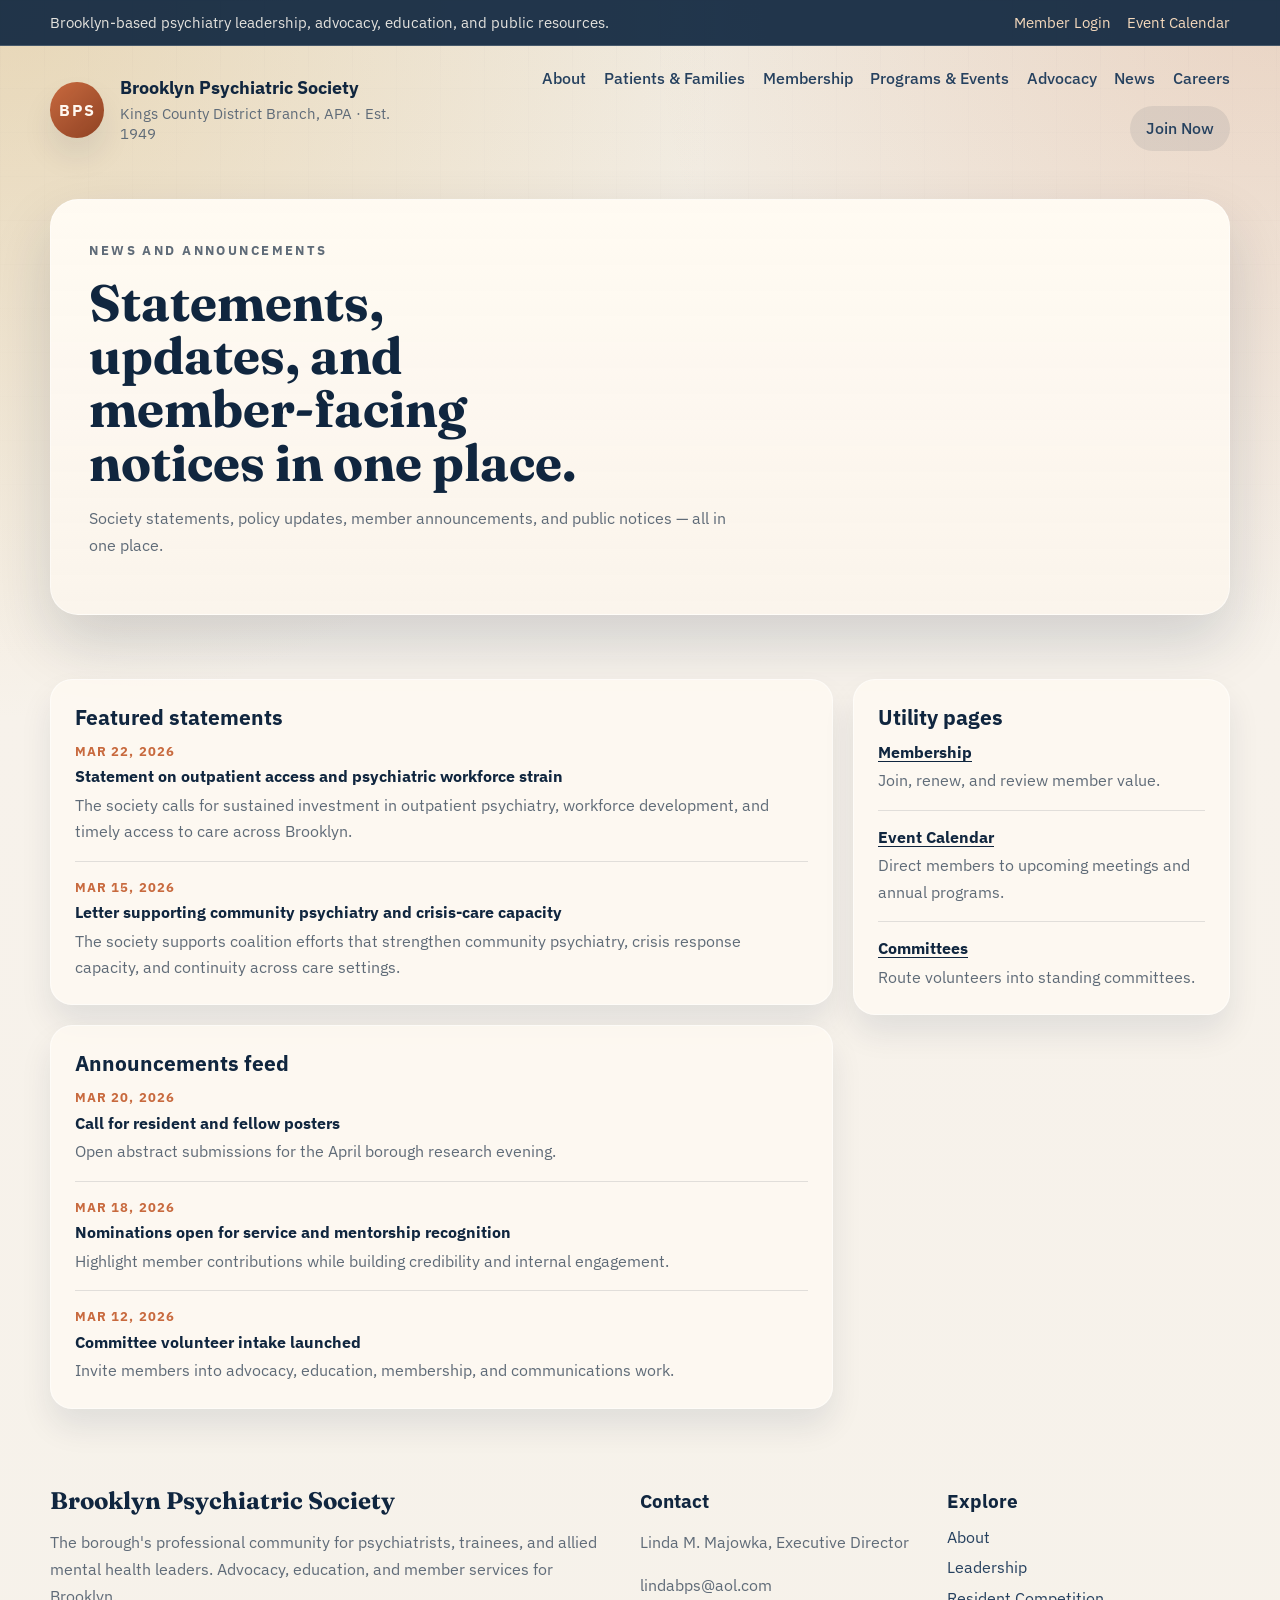
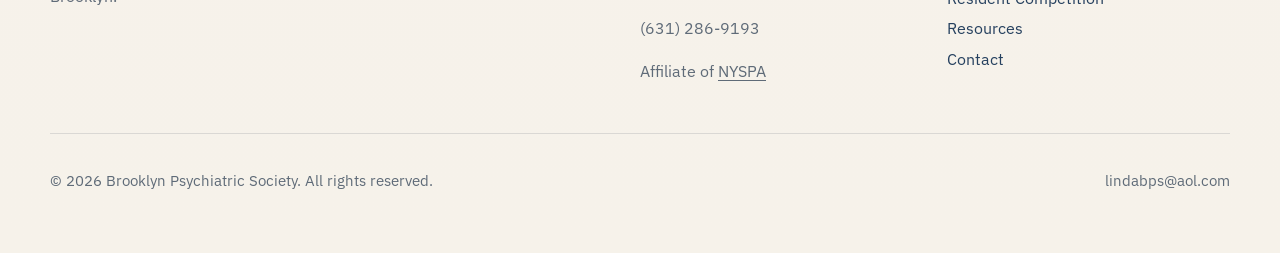
<file: news-and-announcements.html>
<!doctype html>
<html lang="en">
  <head>
    <meta charset="UTF-8" />
    <meta name="viewport" content="width=device-width, initial-scale=1.0" />
    <title>Brooklyn Psychiatric Society | News and Announcements</title>
    <meta
      name="description"
      content="News and announcements from the Brooklyn Psychiatric Society, including statements, updates, and member communications."
    />
    <link rel="icon" href="data:," />
    <link rel="preconnect" href="https://fonts.googleapis.com" />
    <link rel="preconnect" href="https://fonts.gstatic.com" crossorigin />
    <link
      href="https://fonts.googleapis.com/css2?family=Fraunces:opsz,wght@9..144,500;9..144,600;9..144,700&amp;family=IBM+Plex+Sans:wght@400;500;600;700&amp;display=swap"
      rel="stylesheet"
    />
    <link rel="stylesheet" href="./styles.css" />
  </head>
  <body>
    <a class="skip-link" href="#main-content">Skip to content</a>
    <div class="site-shell">
      <div class="topbar">
        <div class="container topbar-inner">
          <p>Brooklyn-based psychiatry leadership, advocacy, education, and public resources.</p>
          <div class="topbar-actions">
            <a href="./create-login.html">Member Login</a>
            <a href="./event-calendar.html">Event Calendar</a>
          </div>
        </div>
      </div>

      <header class="site-header container">
        <a class="brand" href="./index.html" aria-label="Brooklyn Psychiatric Society home">
          <span class="brand-mark">BPS</span>
          <span class="brand-copy">
            <strong>Brooklyn Psychiatric Society</strong>
            <span>Kings County District Branch, APA &middot; Est. 1949</span>
          </span>
        </a>

        <button class="menu-button" type="button" aria-expanded="false" aria-controls="primary-nav" data-menu-button>
          Menu
        </button>

        <nav class="primary-nav" id="primary-nav" data-nav>
          <a href="./about.html">About</a>
          <a href="./resources.html">Patients &amp; Families</a>
          <a href="./membership.html">Membership</a>
          <a href="./event-calendar.html">Programs &amp; Events</a>
          <a href="./index.html#advocacy">Advocacy</a>
          <a href="./news-and-announcements.html">News</a>
          <a href="./index.html#careers">Careers</a>
          <a class="nav-cta" href="./create-login.html">Join Now</a>
        </nav>
      </header>

      <main id="main-content" class="page-shell">
        <section class="page-band">
          <div class="container">
            <div class="page-hero reveal">
              <p class="eyebrow">News and Announcements</p>
              <h1>Statements, updates, and member-facing notices in one place.</h1>
              <p>
Society statements, policy updates, member announcements, and public notices — all in one place.
              </p>
            </div>
          </div>
        </section>

        <section class="content-band">
          <div class="container page-grid">
            <div class="page-column">
              <section class="news-card reveal">
                <h3>Featured statements</h3>
                <div class="news-list">
                  <article>
                    <time datetime="2026-03-22">Mar 22, 2026</time>
                    <strong>Statement on outpatient access and psychiatric workforce strain</strong>
                    <p>The society calls for sustained investment in outpatient psychiatry, workforce development, and timely access to care across Brooklyn.</p>
                  </article>
                  <article>
                    <time datetime="2026-03-15">Mar 15, 2026</time>
                    <strong>Letter supporting community psychiatry and crisis-care capacity</strong>
                    <p>The society supports coalition efforts that strengthen community psychiatry, crisis response capacity, and continuity across care settings.</p>
                  </article>
                </div>
              </section>

              <section class="news-card reveal">
                <h3>Announcements feed</h3>
                <div class="news-list">
                  <article>
                    <time datetime="2026-03-20">Mar 20, 2026</time>
                    <strong>Call for resident and fellow posters</strong>
                    <p>Open abstract submissions for the April borough research evening.</p>
                  </article>
                  <article>
                    <time datetime="2026-03-18">Mar 18, 2026</time>
                    <strong>Nominations open for service and mentorship recognition</strong>
                    <p>Highlight member contributions while building credibility and internal engagement.</p>
                  </article>
                  <article>
                    <time datetime="2026-03-12">Mar 12, 2026</time>
                    <strong>Committee volunteer intake launched</strong>
                    <p>Invite members into advocacy, education, membership, and communications work.</p>
                  </article>
                </div>
              </section>
            </div>

            <aside class="page-sidebar">
              <section class="stack-card reveal">
                <h3>Utility pages</h3>
                <div class="stack-list">
                  <article>
                    <strong><a class="text-link" href="./membership.html">Membership</a></strong>
                    <p>Join, renew, and review member value.</p>
                  </article>
                  <article>
                    <strong><a class="text-link" href="./event-calendar.html">Event Calendar</a></strong>
                    <p>Direct members to upcoming meetings and annual programs.</p>
                  </article>
                  <article>
                    <strong><a class="text-link" href="./committees.html">Committees</a></strong>
                    <p>Route volunteers into standing committees.</p>
                  </article>
                </div>
              </section>

            </aside>
          </div>
        </section>
      </main>

      <footer class="site-footer">
        <div class="container footer-grid">
          <div>
            <h2>Brooklyn Psychiatric Society</h2>
            <p>The borough's professional community for psychiatrists, trainees, and allied mental health leaders. Advocacy, education, and member services for Brooklyn.</p>
          </div>
          <div>
            <h3>Contact</h3>
            <p>Linda M. Majowka, Executive Director</p>
            <p><a href="mailto:lindabps@aol.com">lindabps@aol.com</a></p>
            <p><a href="tel:+16312869193">(631) 286-9193</a></p>
            <p>Affiliate of <a href="https://www.nyspsych.org/brooklyn-psychiatric-society" class="text-link">NYSPA</a></p>
          </div>
          <div>
            <h3>Explore</h3>
            <ul class="footer-links">
              <li><a href="./about.html">About</a></li>
              <li><a href="./leadership.html">Leadership</a></li>
              <li><a href="./resident-competition.html">Resident Competition</a></li>
              <li><a href="./resources.html">Resources</a></li>
              <li><a href="./contact.html">Contact</a></li>
            </ul>
          </div>
        </div>
        <div class="container footer-bottom">
          <p>&copy; <span data-year></span> Brooklyn Psychiatric Society. All rights reserved.</p>
          <p><a href="mailto:lindabps@aol.com">lindabps@aol.com</a></p>
        </div>
      </footer>
    </div>

    <script src="./app.js"></script>
  </body>
</html>
</file>
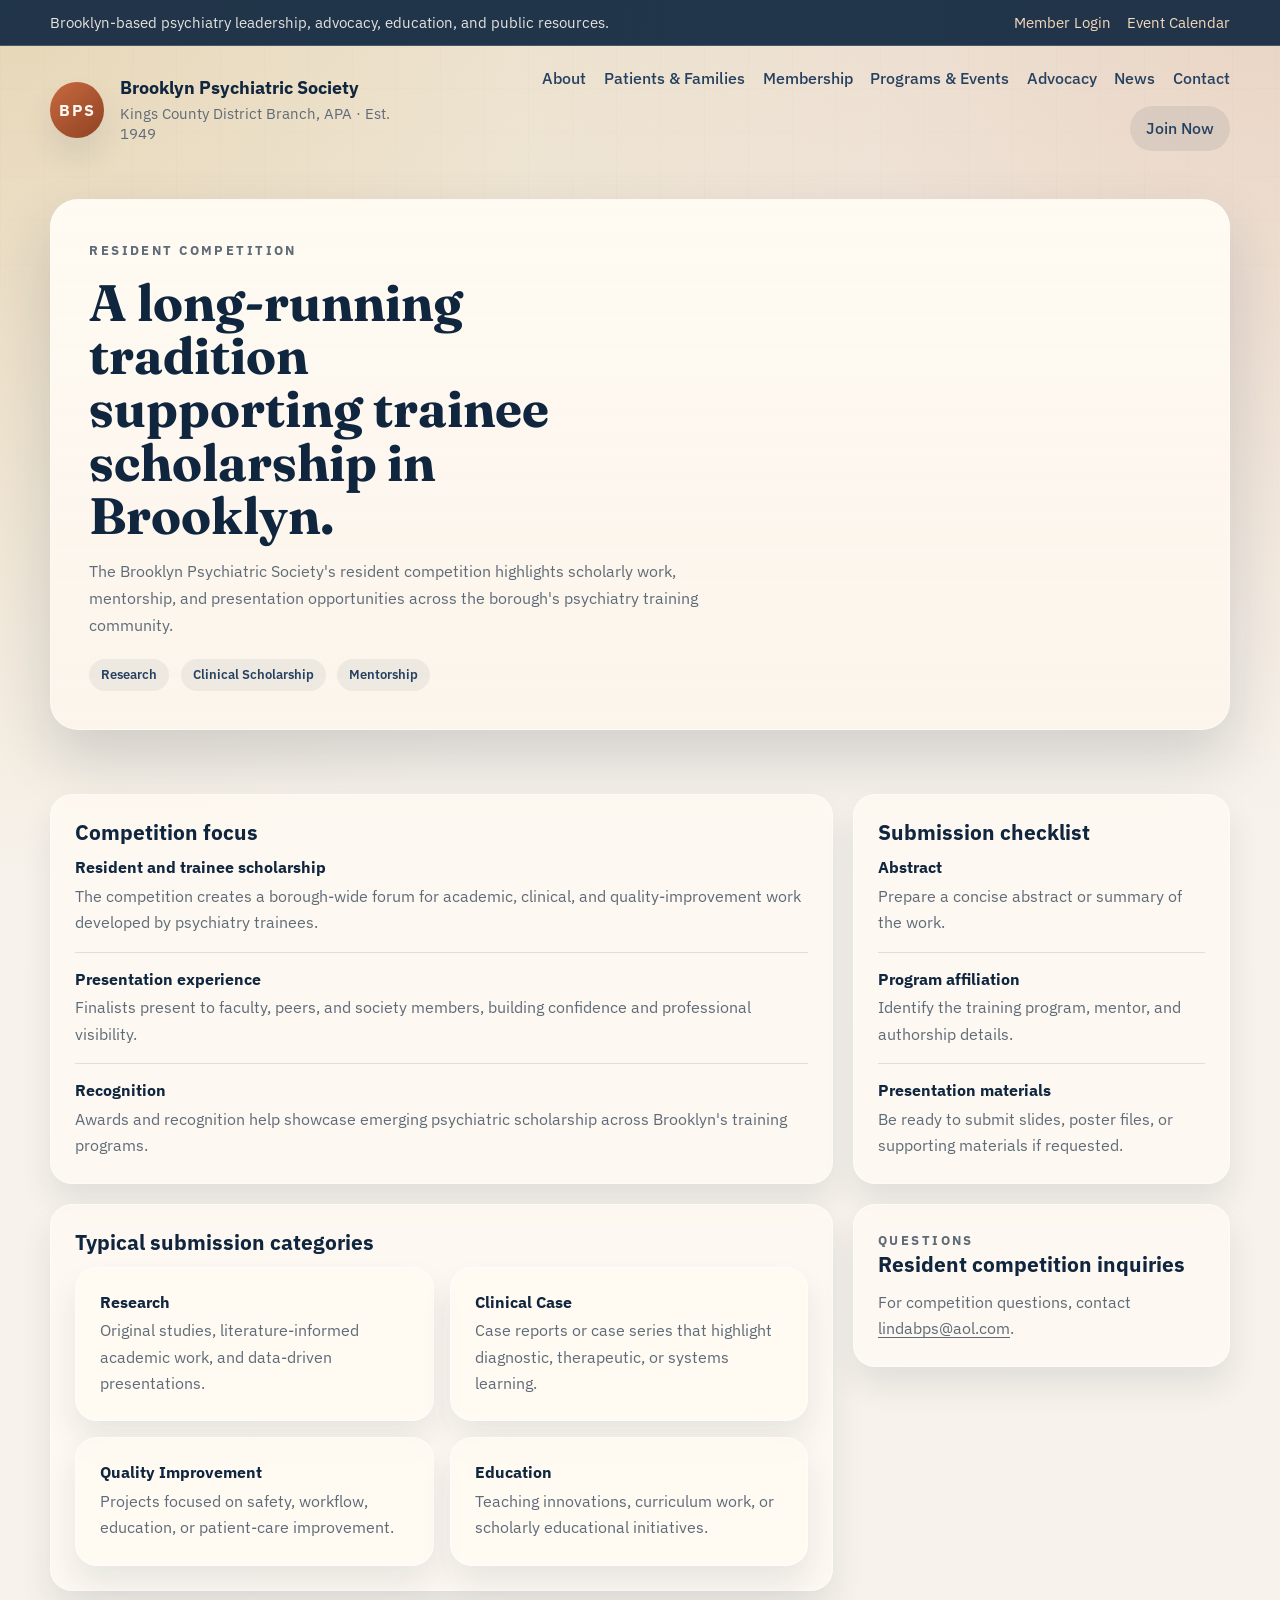
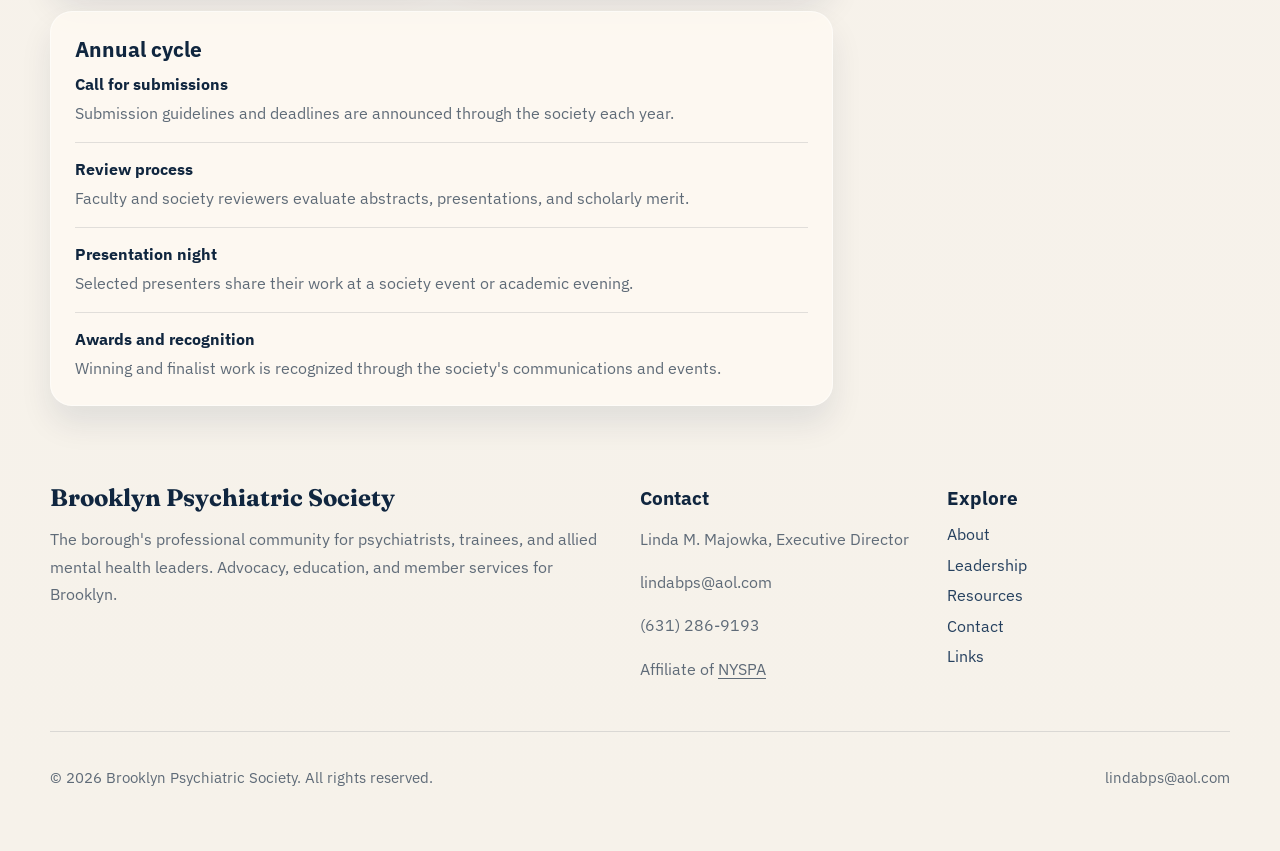
<file: resident-competition.html>
<!doctype html>
<html lang="en">
  <head>
    <meta charset="UTF-8" />
    <meta name="viewport" content="width=device-width, initial-scale=1.0" />
    <title>Brooklyn Psychiatric Society | Resident Competition</title>
    <meta
      name="description"
      content="Resident competition and trainee scholarship information for the Brooklyn Psychiatric Society."
    />
    <link rel="icon" href="data:," />
    <link rel="preconnect" href="https://fonts.googleapis.com" />
    <link rel="preconnect" href="https://fonts.gstatic.com" crossorigin />
    <link
      href="https://fonts.googleapis.com/css2?family=Fraunces:opsz,wght@9..144,500;9..144,600;9..144,700&amp;family=IBM+Plex+Sans:wght@400;500;600;700&amp;display=swap"
      rel="stylesheet"
    />
    <link rel="stylesheet" href="./styles.css" />
  </head>
  <body>
    <a class="skip-link" href="#main-content">Skip to content</a>
    <div class="site-shell">
      <div class="topbar">
        <div class="container topbar-inner">
          <p>Brooklyn-based psychiatry leadership, advocacy, education, and public resources.</p>
          <div class="topbar-actions">
            <a href="./create-login.html">Member Login</a>
            <a href="./event-calendar.html">Event Calendar</a>
          </div>
        </div>
      </div>

      <header class="site-header container">
        <a class="brand" href="./index.html" aria-label="Brooklyn Psychiatric Society home">
          <span class="brand-mark">BPS</span>
          <span class="brand-copy">
            <strong>Brooklyn Psychiatric Society</strong>
            <span>Kings County District Branch, APA &middot; Est. 1949</span>
          </span>
        </a>

        <button class="menu-button" type="button" aria-expanded="false" aria-controls="primary-nav" data-menu-button>
          Menu
        </button>

        <nav class="primary-nav" id="primary-nav" data-nav>
          <a href="./about.html">About</a>
          <a href="./resources.html">Patients &amp; Families</a>
          <a href="./membership.html">Membership</a>
          <a href="./event-calendar.html">Programs &amp; Events</a>
          <a href="./index.html#advocacy">Advocacy</a>
          <a href="./news-and-announcements.html">News</a>
          <a href="./contact.html">Contact</a>
          <a class="nav-cta" href="./create-login.html">Join Now</a>
        </nav>
      </header>

      <main id="main-content" class="page-shell">
        <section class="page-band">
          <div class="container">
            <div class="page-hero reveal">
              <p class="eyebrow">Resident Competition</p>
              <h1>A long-running tradition supporting trainee scholarship in Brooklyn.</h1>
              <p>
                The Brooklyn Psychiatric Society's resident competition highlights scholarly work,
                mentorship, and presentation opportunities across the borough's psychiatry training
                community.
              </p>
              <div class="eyebrow-row">
                <span class="eyebrow-pill">Research</span>
                <span class="eyebrow-pill">Clinical Scholarship</span>
                <span class="eyebrow-pill">Mentorship</span>
              </div>
            </div>
          </div>
        </section>

        <section class="content-band">
          <div class="container page-grid">
            <div class="page-column">
              <section class="stack-card reveal">
                <h3>Competition focus</h3>
                <div class="stack-list">
                  <article>
                    <strong>Resident and trainee scholarship</strong>
                    <p>
                      The competition creates a borough-wide forum for academic, clinical, and
                      quality-improvement work developed by psychiatry trainees.
                    </p>
                  </article>
                  <article>
                    <strong>Presentation experience</strong>
                    <p>
                      Finalists present to faculty, peers, and society members, building confidence
                      and professional visibility.
                    </p>
                  </article>
                  <article>
                    <strong>Recognition</strong>
                    <p>
                      Awards and recognition help showcase emerging psychiatric scholarship across
                      Brooklyn's training programs.
                    </p>
                  </article>
                </div>
              </section>

              <section class="stack-card reveal">
                <h3>Typical submission categories</h3>
                <div class="committee-grid">
                  <article class="committee-card">
                    <strong>Research</strong>
                    <p>Original studies, literature-informed academic work, and data-driven presentations.</p>
                  </article>
                  <article class="committee-card">
                    <strong>Clinical Case</strong>
                    <p>Case reports or case series that highlight diagnostic, therapeutic, or systems learning.</p>
                  </article>
                  <article class="committee-card">
                    <strong>Quality Improvement</strong>
                    <p>Projects focused on safety, workflow, education, or patient-care improvement.</p>
                  </article>
                  <article class="committee-card">
                    <strong>Education</strong>
                    <p>Teaching innovations, curriculum work, or scholarly educational initiatives.</p>
                  </article>
                </div>
              </section>

              <section class="timeline-card reveal">
                <h3>Annual cycle</h3>
                <div class="timeline-list">
                  <article>
                    <strong>Call for submissions</strong>
                    <p>Submission guidelines and deadlines are announced through the society each year.</p>
                  </article>
                  <article>
                    <strong>Review process</strong>
                    <p>Faculty and society reviewers evaluate abstracts, presentations, and scholarly merit.</p>
                  </article>
                  <article>
                    <strong>Presentation night</strong>
                    <p>Selected presenters share their work at a society event or academic evening.</p>
                  </article>
                  <article>
                    <strong>Awards and recognition</strong>
                    <p>Winning and finalist work is recognized through the society's communications and events.</p>
                  </article>
                </div>
              </section>
            </div>

            <aside class="page-sidebar">
              <section class="stack-card reveal">
                <h3>Submission checklist</h3>
                <div class="stack-list">
                  <article>
                    <strong>Abstract</strong>
                    <p>Prepare a concise abstract or summary of the work.</p>
                  </article>
                  <article>
                    <strong>Program affiliation</strong>
                    <p>Identify the training program, mentor, and authorship details.</p>
                  </article>
                  <article>
                    <strong>Presentation materials</strong>
                    <p>Be ready to submit slides, poster files, or supporting materials if requested.</p>
                  </article>
                </div>
              </section>

              <section class="login-card reveal">
                <p class="eyebrow">Questions</p>
                <h3>Resident competition inquiries</h3>
                <p>
                  For competition questions, contact
                  <a class="text-link" href="mailto:lindabps@aol.com?subject=Resident%20Competition%20Inquiry">lindabps@aol.com</a>.
                </p>
              </section>
            </aside>
          </div>
        </section>
      </main>

      <footer class="site-footer">
        <div class="container footer-grid">
          <div>
            <h2>Brooklyn Psychiatric Society</h2>
            <p>
              The borough's professional community for psychiatrists, trainees, and allied mental
              health leaders. Advocacy, education, and member services for Brooklyn.
            </p>
          </div>
          <div>
            <h3>Contact</h3>
            <p>Linda M. Majowka, Executive Director</p>
            <p><a href="mailto:lindabps@aol.com">lindabps@aol.com</a></p>
            <p><a href="tel:+16312869193">(631) 286-9193</a></p>
            <p>Affiliate of <a href="https://www.nyspsych.org/brooklyn-psychiatric-society" class="text-link">NYSPA</a></p>
          </div>
          <div>
            <h3>Explore</h3>
            <ul class="footer-links">
              <li><a href="./about.html">About</a></li>
              <li><a href="./leadership.html">Leadership</a></li>
              <li><a href="./resources.html">Resources</a></li>
              <li><a href="./contact.html">Contact</a></li>
              <li><a href="./links.html">Links</a></li>
            </ul>
          </div>
        </div>
        <div class="container footer-bottom">
          <p>&copy; <span data-year></span> Brooklyn Psychiatric Society. All rights reserved.</p>
          <p><a href="mailto:lindabps@aol.com">lindabps@aol.com</a></p>
        </div>
      </footer>
    </div>

    <script src="./app.js"></script>
  </body>
</html>
</file>
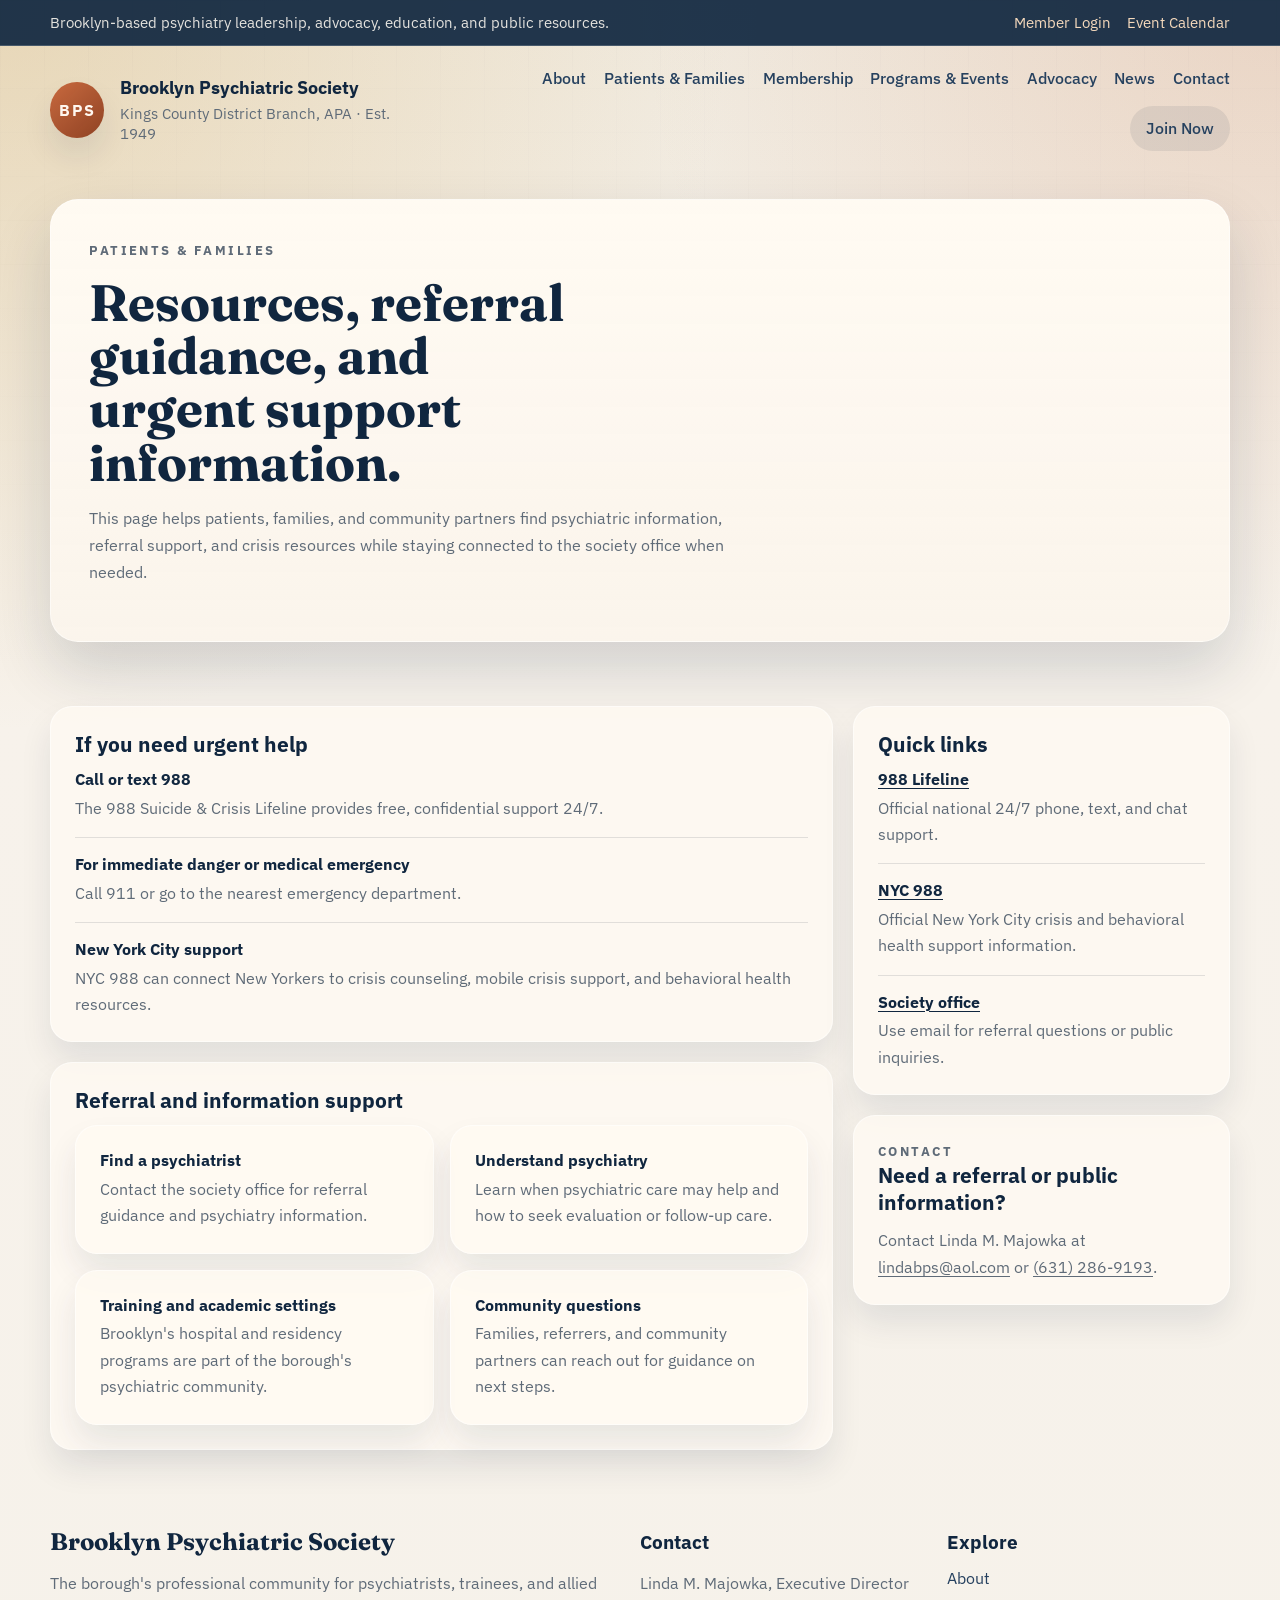
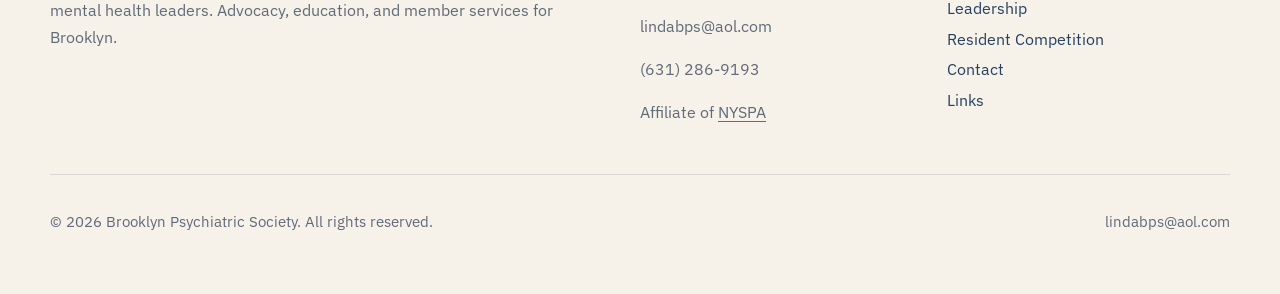
<file: resources.html>
<!doctype html>
<html lang="en">
  <head>
    <meta charset="UTF-8" />
    <meta name="viewport" content="width=device-width, initial-scale=1.0" />
    <title>Brooklyn Psychiatric Society | Resources for Patients &amp; Families</title>
    <meta
      name="description"
      content="Patient, family, referral, and urgent support resources from the Brooklyn Psychiatric Society."
    />
    <link rel="icon" href="data:," />
    <link rel="preconnect" href="https://fonts.googleapis.com" />
    <link rel="preconnect" href="https://fonts.gstatic.com" crossorigin />
    <link
      href="https://fonts.googleapis.com/css2?family=Fraunces:opsz,wght@9..144,500;9..144,600;9..144,700&amp;family=IBM+Plex+Sans:wght@400;500;600;700&amp;display=swap"
      rel="stylesheet"
    />
    <link rel="stylesheet" href="./styles.css" />
  </head>
  <body>
    <a class="skip-link" href="#main-content">Skip to content</a>
    <div class="site-shell">
      <div class="topbar">
        <div class="container topbar-inner">
          <p>Brooklyn-based psychiatry leadership, advocacy, education, and public resources.</p>
          <div class="topbar-actions">
            <a href="./create-login.html">Member Login</a>
            <a href="./event-calendar.html">Event Calendar</a>
          </div>
        </div>
      </div>

      <header class="site-header container">
        <a class="brand" href="./index.html" aria-label="Brooklyn Psychiatric Society home">
          <span class="brand-mark">BPS</span>
          <span class="brand-copy">
            <strong>Brooklyn Psychiatric Society</strong>
            <span>Kings County District Branch, APA &middot; Est. 1949</span>
          </span>
        </a>

        <button class="menu-button" type="button" aria-expanded="false" aria-controls="primary-nav" data-menu-button>
          Menu
        </button>

        <nav class="primary-nav" id="primary-nav" data-nav>
          <a href="./about.html">About</a>
          <a href="./resources.html">Patients &amp; Families</a>
          <a href="./membership.html">Membership</a>
          <a href="./event-calendar.html">Programs &amp; Events</a>
          <a href="./index.html#advocacy">Advocacy</a>
          <a href="./news-and-announcements.html">News</a>
          <a href="./contact.html">Contact</a>
          <a class="nav-cta" href="./create-login.html">Join Now</a>
        </nav>
      </header>

      <main id="main-content" class="page-shell">
        <section class="page-band">
          <div class="container">
            <div class="page-hero reveal">
              <p class="eyebrow">Patients &amp; Families</p>
              <h1>Resources, referral guidance, and urgent support information.</h1>
              <p>
                This page helps patients, families, and community partners find psychiatric
                information, referral support, and crisis resources while staying connected to the
                society office when needed.
              </p>
            </div>
          </div>
        </section>

        <section class="content-band">
          <div class="container page-grid">
            <div class="page-column">
              <section class="stack-card reveal">
                <h3>If you need urgent help</h3>
                <div class="stack-list">
                  <article>
                    <strong>Call or text 988</strong>
                    <p>
                      The 988 Suicide &amp; Crisis Lifeline provides free, confidential support 24/7.
                    </p>
                  </article>
                  <article>
                    <strong>For immediate danger or medical emergency</strong>
                    <p>Call 911 or go to the nearest emergency department.</p>
                  </article>
                  <article>
                    <strong>New York City support</strong>
                    <p>
                      NYC 988 can connect New Yorkers to crisis counseling, mobile crisis support,
                      and behavioral health resources.
                    </p>
                  </article>
                </div>
              </section>

              <section class="stack-card reveal">
                <h3>Referral and information support</h3>
                <div class="committee-grid">
                  <article class="committee-card">
                    <strong>Find a psychiatrist</strong>
                    <p>Contact the society office for referral guidance and psychiatry information.</p>
                  </article>
                  <article class="committee-card">
                    <strong>Understand psychiatry</strong>
                    <p>Learn when psychiatric care may help and how to seek evaluation or follow-up care.</p>
                  </article>
                  <article class="committee-card">
                    <strong>Training and academic settings</strong>
                    <p>Brooklyn's hospital and residency programs are part of the borough's psychiatric community.</p>
                  </article>
                  <article class="committee-card">
                    <strong>Community questions</strong>
                    <p>Families, referrers, and community partners can reach out for guidance on next steps.</p>
                  </article>
                </div>
              </section>
            </div>

            <aside class="page-sidebar">
              <section class="stack-card reveal">
                <h3>Quick links</h3>
                <div class="stack-list">
                  <article>
                    <strong><a class="text-link" href="https://988lifeline.org/">988 Lifeline</a></strong>
                    <p>Official national 24/7 phone, text, and chat support.</p>
                  </article>
                  <article>
                    <strong><a class="text-link" href="https://access.nyc.gov/programs/nyc-988/">NYC 988</a></strong>
                    <p>Official New York City crisis and behavioral health support information.</p>
                  </article>
                  <article>
                    <strong><a class="text-link" href="mailto:lindabps@aol.com?subject=Referral%20Inquiry">Society office</a></strong>
                    <p>Use email for referral questions or public inquiries.</p>
                  </article>
                </div>
              </section>

              <section class="login-card reveal">
                <p class="eyebrow">Contact</p>
                <h3>Need a referral or public information?</h3>
                <p>
                  Contact Linda M. Majowka at
                  <a class="text-link" href="mailto:lindabps@aol.com">lindabps@aol.com</a> or
                  <a class="text-link" href="tel:+16312869193">(631) 286-9193</a>.
                </p>
              </section>
            </aside>
          </div>
        </section>
      </main>

      <footer class="site-footer">
        <div class="container footer-grid">
          <div>
            <h2>Brooklyn Psychiatric Society</h2>
            <p>
              The borough's professional community for psychiatrists, trainees, and allied mental
              health leaders. Advocacy, education, and member services for Brooklyn.
            </p>
          </div>
          <div>
            <h3>Contact</h3>
            <p>Linda M. Majowka, Executive Director</p>
            <p><a href="mailto:lindabps@aol.com">lindabps@aol.com</a></p>
            <p><a href="tel:+16312869193">(631) 286-9193</a></p>
            <p>Affiliate of <a href="https://www.nyspsych.org/brooklyn-psychiatric-society" class="text-link">NYSPA</a></p>
          </div>
          <div>
            <h3>Explore</h3>
            <ul class="footer-links">
              <li><a href="./about.html">About</a></li>
              <li><a href="./leadership.html">Leadership</a></li>
              <li><a href="./resident-competition.html">Resident Competition</a></li>
              <li><a href="./contact.html">Contact</a></li>
              <li><a href="./links.html">Links</a></li>
            </ul>
          </div>
        </div>
        <div class="container footer-bottom">
          <p>&copy; <span data-year></span> Brooklyn Psychiatric Society. All rights reserved.</p>
          <p><a href="mailto:lindabps@aol.com">lindabps@aol.com</a></p>
        </div>
      </footer>
    </div>

    <script src="./app.js"></script>
  </body>
</html>
</file>
<file: styles.css>
:root {
  --bg: #f6f2ea;
  --paper: #fffaf2;
  --surface: rgba(255, 250, 242, 0.78);
  --surface-strong: #fef8ef;
  --navy: #10263f;
  --navy-soft: #26415f;
  --ink: #1f2732;
  --muted: #5f6b78;
  --line: rgba(16, 38, 63, 0.12);
  --accent: #c86a3f;
  --accent-soft: #f0d0bb;
  --gold: #d7b36d;
  --shadow-lg: 0 28px 60px rgba(16, 38, 63, 0.16);
  --shadow-md: 0 18px 32px rgba(16, 38, 63, 0.09);
  --radius-xl: 28px;
  --radius-lg: 22px;
  --radius-md: 16px;
  --radius-sm: 12px;
  --max-width: 1180px;
}

*,
*::before,
*::after {
  box-sizing: border-box;
}

html {
  scroll-behavior: smooth;
}

body {
  margin: 0;
  font-family: "IBM Plex Sans", sans-serif;
  color: var(--ink);
  background:
    radial-gradient(circle at top left, rgba(215, 179, 109, 0.35), transparent 32%),
    radial-gradient(circle at top right, rgba(200, 106, 63, 0.17), transparent 28%),
    linear-gradient(180deg, #f0eadf 0%, #f7f2eb 36%, #f6f2ea 100%);
}

body::before {
  content: "";
  position: fixed;
  inset: 0;
  background-image:
    linear-gradient(rgba(16, 38, 63, 0.03) 1px, transparent 1px),
    linear-gradient(90deg, rgba(16, 38, 63, 0.03) 1px, transparent 1px);
  background-size: 44px 44px;
  mask-image: linear-gradient(180deg, rgba(0, 0, 0, 0.35), transparent 70%);
  pointer-events: none;
}

:focus-visible {
  outline: 3px solid rgba(200, 106, 63, 0.5);
  outline-offset: 3px;
}

a {
  color: inherit;
  text-decoration: none;
}

img {
  max-width: 100%;
  display: block;
}

.container {
  width: min(calc(100% - 2rem), var(--max-width));
  margin: 0 auto;
}

.site-shell {
  position: relative;
  overflow: clip;
}

.skip-link {
  position: absolute;
  left: 1rem;
  top: -3rem;
  z-index: 20;
  padding: 0.8rem 1rem;
  border-radius: 999px;
  background: var(--navy);
  color: #fffaf2;
}

.skip-link:focus {
  top: 1rem;
}

.topbar {
  border-bottom: 1px solid rgba(255, 255, 255, 0.18);
  background: rgba(16, 38, 63, 0.92);
  color: rgba(255, 250, 242, 0.88);
}

.topbar-inner {
  display: flex;
  justify-content: space-between;
  gap: 1rem;
  align-items: center;
  padding: 0.8rem 0;
  font-size: 0.92rem;
}

.topbar-inner p {
  margin: 0;
}

.topbar-actions {
  display: flex;
  flex-wrap: wrap;
  gap: 1rem;
}

.topbar-actions a {
  color: #f5d9bc;
}

.site-header {
  display: flex;
  align-items: center;
  justify-content: space-between;
  gap: 1.5rem;
  padding: 1.4rem 0 1rem;
}

.brand {
  display: inline-flex;
  align-items: center;
  gap: 1rem;
}

.brand-mark {
  display: grid;
  place-items: center;
  width: 3.5rem;
  height: 3.5rem;
  border-radius: 50%;
  background:
    linear-gradient(140deg, rgba(200, 106, 63, 0.98), rgba(141, 64, 34, 0.96)),
    var(--accent);
  color: #fff7ef;
  font-weight: 700;
  letter-spacing: 0.08em;
  box-shadow: var(--shadow-md);
}

.brand-copy {
  display: flex;
  flex-direction: column;
  gap: 0.2rem;
}

.brand-copy strong {
  font-size: 1.1rem;
  color: var(--navy);
}

.brand-copy span {
  color: var(--muted);
  font-size: 0.95rem;
}

.menu-button {
  display: none;
  border: 1px solid var(--line);
  border-radius: 999px;
  background: rgba(255, 250, 242, 0.92);
  color: var(--navy);
  padding: 0.8rem 1rem;
  font: inherit;
}

.primary-nav {
  display: flex;
  align-items: center;
  flex-wrap: wrap;
  justify-content: flex-end;
  gap: 1.1rem;
}

.primary-nav a {
  color: var(--navy-soft);
  font-weight: 500;
}

.primary-nav a:hover,
.primary-nav a:focus-visible,
.topbar-actions a:hover,
.topbar-actions a:focus-visible,
.text-link:hover,
.text-link:focus-visible,
.footer-links a:hover,
.footer-links a:focus-visible {
  color: var(--accent);
}

.nav-cta {
  border-radius: 999px;
  padding: 0.8rem 1rem;
  background: rgba(16, 38, 63, 0.08);
}

.hero {
  padding: 1rem 0 2rem;
}

.hero-grid {
  display: grid;
  grid-template-columns: minmax(0, 1.15fr) minmax(340px, 0.85fr);
  gap: 1.5rem;
  align-items: stretch;
}

.hero-copy,
.hero-panel,
.utility-card,
.feature-block,
.section-card,
.sidebar-card,
.careers-band {
  backdrop-filter: blur(16px);
}

.hero-copy {
  position: relative;
  padding: 3rem;
  border: 1px solid rgba(255, 255, 255, 0.55);
  border-radius: var(--radius-xl);
  background:
    linear-gradient(180deg, rgba(255, 250, 242, 0.92), rgba(250, 244, 235, 0.86)),
    var(--paper);
  box-shadow: var(--shadow-lg);
}

.hero-copy::after {
  content: "";
  position: absolute;
  inset: auto 2rem 2rem auto;
  width: 10rem;
  height: 10rem;
  border-radius: 50%;
  background: radial-gradient(circle, rgba(215, 179, 109, 0.5), transparent 70%);
  pointer-events: none;
}

.eyebrow {
  margin: 0 0 0.9rem;
  color: var(--accent);
  font-size: 0.84rem;
  font-weight: 700;
  letter-spacing: 0.18em;
  text-transform: uppercase;
}

.hero h1,
.hero h2,
.section-heading h2,
.feature-block h2,
.careers-grid h2,
.site-footer h2 {
  margin: 0;
  font-family: "Fraunces", serif;
  line-height: 1.02;
  color: var(--navy);
}

.hero h1 {
  font-size: clamp(2.7rem, 4.5vw, 4.7rem);
  max-width: 11ch;
}

.hero-lede,
.section-split p,
.program-grid p,
.membership-tier p,
.resource-card p,
.sidebar-card p,
.careers-grid p,
.site-footer p {
  color: var(--muted);
  line-height: 1.7;
}

.hero-lede {
  max-width: 61ch;
  margin: 1.3rem 0 0;
  font-size: 1.04rem;
}

.hero-actions,
.feature-actions {
  display: flex;
  flex-wrap: wrap;
  gap: 0.85rem;
  margin-top: 1.8rem;
}

.button,
.text-link {
  transition:
    transform 180ms ease,
    box-shadow 180ms ease,
    color 180ms ease,
    background 180ms ease,
    border-color 180ms ease;
}

.button {
  display: inline-flex;
  justify-content: center;
  align-items: center;
  gap: 0.5rem;
  min-height: 3rem;
  padding: 0.9rem 1.2rem;
  border-radius: 999px;
  border: 1px solid transparent;
  font-weight: 600;
}

.button:hover,
.button:focus-visible,
.utility-card:hover,
.utility-card:focus-visible {
  transform: translateY(-2px);
}

.button-primary {
  background: linear-gradient(135deg, #14355a, #10263f);
  color: #fff9f1;
  box-shadow: 0 14px 32px rgba(16, 38, 63, 0.23);
}

.button-secondary {
  border-color: rgba(16, 38, 63, 0.14);
  background: rgba(255, 250, 242, 0.7);
  color: var(--navy);
}

.button-ghost {
  width: 100%;
  border-color: rgba(16, 38, 63, 0.14);
  background: rgba(16, 38, 63, 0.04);
  color: var(--navy);
}

.pathway-grid {
  display: grid;
  grid-template-columns: repeat(2, minmax(0, 1fr));
  gap: 1rem;
  margin-top: 1.4rem;
}

.pathway-card {
  padding: 1rem 1rem 1.1rem;
  border: 1px solid rgba(16, 38, 63, 0.08);
  border-radius: var(--radius-lg);
  background: rgba(16, 38, 63, 0.04);
}

.pathway-card strong {
  display: block;
  color: var(--navy);
  font-size: 1rem;
  line-height: 1.5;
}

.pill-links {
  display: flex;
  flex-wrap: wrap;
  gap: 0.65rem;
  margin-top: 0.9rem;
}

.pill-links a {
  display: inline-flex;
  align-items: center;
  min-height: 2.4rem;
  padding: 0.55rem 0.9rem;
  border-radius: 999px;
  background: rgba(255, 250, 242, 0.92);
  border: 1px solid rgba(16, 38, 63, 0.1);
  color: var(--navy-soft);
  font-size: 0.92rem;
  font-weight: 500;
}

.pill-links a:hover,
.pill-links a:focus-visible {
  border-color: rgba(200, 106, 63, 0.28);
  color: var(--accent);
}

.hero-metrics {
  display: grid;
  grid-template-columns: repeat(3, minmax(0, 1fr));
  gap: 1rem;
  margin-top: 2.1rem;
}

.hero-metrics article {
  padding: 1rem 1rem 0;
  border-top: 1px solid rgba(16, 38, 63, 0.12);
}

.metric-value {
  display: block;
  margin-bottom: 0.25rem;
  color: var(--navy);
  font-size: 2rem;
  font-weight: 700;
}

.metric-label {
  color: var(--muted);
  font-size: 0.93rem;
}

.hero-panel {
  display: grid;
  gap: 1rem;
}

.hero-card,
.mini-card,
.utility-card,
.feature-block,
.section-card,
.sidebar-card,
.careers-band {
  border: 1px solid rgba(255, 255, 255, 0.5);
  box-shadow: var(--shadow-md);
}

.spotlight-card {
  padding: 2rem;
  border-radius: var(--radius-xl);
  background:
    linear-gradient(150deg, rgba(16, 38, 63, 0.98), rgba(27, 59, 96, 0.95)),
    var(--navy);
  color: #fdf7ef;
}

.spotlight-card h2 {
  margin-top: 0.2rem;
  font-size: 2rem;
  color: #fff8ef;
}

.spotlight-card p {
  color: rgba(255, 249, 241, 0.78);
  line-height: 1.7;
}

.spotlight-card .eyebrow,
.spotlight-card a {
  color: #f0c5a6;
}

.hero-stack {
  display: grid;
  grid-template-columns: repeat(2, minmax(0, 1fr));
  gap: 1rem;
}

.mini-card {
  padding: 1.4rem;
  border-radius: var(--radius-lg);
  background: rgba(255, 250, 242, 0.82);
}

.mini-card span,
.program-grid span,
.announcement-list span,
.tier-label,
.utility-kicker {
  display: block;
  margin-bottom: 0.55rem;
  color: var(--accent);
  font-size: 0.82rem;
  font-weight: 700;
  letter-spacing: 0.08em;
  text-transform: uppercase;
}

.mini-card strong,
.utility-card strong,
.program-grid h3,
.membership-tier h3,
.resource-card h3,
.sidebar-card h3 {
  color: var(--navy);
}

.mini-card p {
  margin: 0.75rem 0 0;
  color: var(--muted);
  line-height: 1.65;
}

.utility-row {
  display: grid;
  grid-template-columns: repeat(4, minmax(0, 1fr));
  gap: 1rem;
  margin-top: 1rem;
}

.utility-card {
  padding: 1.5rem;
  border-radius: var(--radius-lg);
  background: rgba(255, 250, 242, 0.75);
}

.utility-card p {
  margin: 0.85rem 0 0;
  color: var(--muted);
  line-height: 1.65;
}

.content-band {
  padding: 2rem 0 1rem;
}

.page-band {
  padding: 1rem 0 2rem;
}

.page-hero {
  padding: 2.4rem;
  border: 1px solid rgba(255, 255, 255, 0.5);
  border-radius: var(--radius-xl);
  background:
    linear-gradient(180deg, rgba(255, 250, 242, 0.92), rgba(250, 244, 235, 0.86)),
    var(--paper);
  box-shadow: var(--shadow-lg);
}

.page-hero h1 {
  margin: 0;
  font-family: "Fraunces", serif;
  font-size: clamp(2.6rem, 4vw, 4rem);
  line-height: 1.04;
  color: var(--navy);
  max-width: 14ch;
}

.page-hero p {
  max-width: 64ch;
  color: var(--muted);
  line-height: 1.7;
}

.page-shell {
  padding-top: 1rem;
}

.page-grid {
  display: grid;
  grid-template-columns: minmax(0, 1.35fr) minmax(280px, 0.65fr);
  gap: 1.25rem;
}

.page-column,
.page-sidebar {
  display: grid;
  gap: 1.25rem;
  align-content: start;
}

.stack-card,
.timeline-card,
.news-card,
.committee-card,
.login-card {
  padding: 1.5rem;
  border: 1px solid rgba(255, 255, 255, 0.5);
  border-radius: var(--radius-lg);
  background: rgba(255, 250, 242, 0.78);
  box-shadow: var(--shadow-md);
}

.stack-card h3,
.timeline-card h3,
.news-card h3,
.committee-card h3,
.login-card h3 {
  margin: 0 0 0.7rem;
  color: var(--navy);
  font-size: 1.3rem;
}

.stack-list,
.timeline-list,
.news-list {
  display: grid;
  gap: 1rem;
}

.stack-list article,
.timeline-list article,
.news-list article {
  padding-bottom: 1rem;
  border-bottom: 1px solid var(--line);
}

.stack-list article:last-child,
.timeline-list article:last-child,
.news-list article:last-child {
  padding-bottom: 0;
  border-bottom: 0;
}

.stack-list p,
.timeline-list p,
.news-list p,
.committee-card p,
.login-card p {
  margin: 0;
  color: var(--muted);
  line-height: 1.65;
}

.timeline-list time,
.news-list time {
  display: block;
  margin-bottom: 0.4rem;
  color: var(--accent);
  font-size: 0.84rem;
  font-weight: 700;
  letter-spacing: 0.08em;
  text-transform: uppercase;
}

.committee-grid,
.info-grid {
  display: grid;
  grid-template-columns: repeat(2, minmax(0, 1fr));
  gap: 1rem;
}

.committee-card strong,
.news-list strong,
.stack-list strong,
.timeline-list strong {
  display: block;
  margin-bottom: 0.35rem;
  color: var(--navy);
}

.login-form {
  display: grid;
  gap: 1rem;
}

.login-form label {
  display: grid;
  gap: 0.45rem;
  color: var(--navy);
  font-weight: 600;
}

.login-form input,
.login-form select,
.login-form textarea {
  width: 100%;
  padding: 0.85rem 0.95rem;
  border: 1px solid rgba(16, 38, 63, 0.14);
  border-radius: var(--radius-sm);
  background: rgba(255, 255, 255, 0.82);
  color: var(--ink);
  font: inherit;
}

.login-form textarea {
  min-height: 7rem;
  resize: vertical;
}

.eyebrow-row {
  display: flex;
  flex-wrap: wrap;
  gap: 0.7rem;
  margin-top: 1.2rem;
}

.eyebrow-pill {
  display: inline-flex;
  align-items: center;
  min-height: 2rem;
  padding: 0.4rem 0.75rem;
  border-radius: 999px;
  background: rgba(16, 38, 63, 0.06);
  color: var(--navy-soft);
  font-size: 0.82rem;
  font-weight: 600;
}

.content-grid {
  display: grid;
  grid-template-columns: minmax(0, 1.45fr) minmax(280px, 0.75fr);
  gap: 1.25rem;
}

.main-column,
.sidebar-column {
  display: grid;
  gap: 1.25rem;
  align-content: start;
}

.feature-block {
  padding: 2rem;
  border-radius: var(--radius-xl);
  background:
    linear-gradient(140deg, rgba(200, 106, 63, 0.12), rgba(255, 250, 242, 0.92) 38%),
    rgba(255, 250, 242, 0.82);
}

.feature-block h2 {
  margin-top: 0.2rem;
  font-size: 2.25rem;
  max-width: 16ch;
}

.feature-block p {
  max-width: 62ch;
}

.section-card,
.sidebar-card {
  padding: 1.8rem;
  border-radius: var(--radius-lg);
  background: rgba(255, 250, 242, 0.78);
}

.section-heading {
  display: flex;
  flex-direction: column;
  gap: 0.2rem;
  margin-bottom: 1.5rem;
}

.section-heading h2 {
  font-size: clamp(2rem, 3vw, 3rem);
  max-width: 16ch;
}

.section-split {
  display: grid;
  grid-template-columns: minmax(0, 1fr) minmax(260px, 0.85fr);
  gap: 1.5rem;
}

.pillars {
  display: grid;
  gap: 0.9rem;
}

.pillars div,
.membership-tier,
.resource-card,
.trust-card {
  padding: 1.1rem 1.15rem;
  border-radius: var(--radius-md);
  background: rgba(16, 38, 63, 0.04);
}

.pillars strong {
  display: block;
  margin-bottom: 0.35rem;
  color: var(--navy);
}

.pillars p {
  margin: 0;
}

.program-grid,
.membership-grid,
.resource-grid {
  display: grid;
  gap: 1rem;
}

.program-grid {
  grid-template-columns: repeat(2, minmax(0, 1fr));
}

.program-grid article {
  padding: 1.15rem;
  border-radius: var(--radius-md);
  background: rgba(16, 38, 63, 0.04);
}

.program-grid h3,
.membership-tier h3,
.resource-card h3 {
  margin: 0 0 0.55rem;
  font-size: 1.2rem;
}

.program-grid p,
.membership-tier p,
.resource-card p {
  margin: 0;
}

.membership-grid {
  grid-template-columns: repeat(3, minmax(0, 1fr));
}

.resource-grid {
  grid-template-columns: repeat(2, minmax(0, 1fr));
}

.trust-grid {
  display: grid;
  grid-template-columns: repeat(3, minmax(0, 1fr));
  gap: 1rem;
}

.trust-card h3 {
  margin: 0 0 0.55rem;
  color: var(--navy);
  font-size: 1.18rem;
}

.trust-card p {
  margin: 0;
}

.trust-card-photo {
  background:
    linear-gradient(180deg, rgba(16, 38, 63, 0.04), rgba(16, 38, 63, 0.08)),
    rgba(16, 38, 63, 0.04);
}

.photo-strip {
  display: grid;
  grid-template-columns: repeat(3, minmax(0, 1fr));
  gap: 0.6rem;
  margin-top: 1rem;
}

.photo-strip span {
  display: grid;
  place-items: end start;
  min-height: 6.5rem;
  padding: 0.8rem;
  border-radius: var(--radius-sm);
  background:
    linear-gradient(180deg, rgba(255, 255, 255, 0.08), rgba(16, 38, 63, 0.18)),
    linear-gradient(135deg, rgba(215, 179, 109, 0.7), rgba(200, 106, 63, 0.55));
  color: #fffaf2;
  font-size: 0.8rem;
  font-weight: 600;
  letter-spacing: 0.04em;
  text-transform: uppercase;
}

.sidebar-card h3 {
  margin: 0 0 1rem;
  font-size: 1.25rem;
}

.link-list,
.footer-links {
  list-style: none;
  padding: 0;
  margin: 0;
}

.link-list {
  display: grid;
  gap: 0.9rem;
}

.link-list a,
.footer-links a {
  color: var(--navy-soft);
}

.text-link {
  text-decoration: underline;
  text-decoration-thickness: 0.08em;
  text-underline-offset: 0.2em;
}

.announcement-list,
.event-list {
  display: grid;
  gap: 1rem;
}

.announcement-list article,
.event-list article {
  padding-bottom: 1rem;
  border-bottom: 1px solid var(--line);
}

.announcement-list article:last-child,
.event-list article:last-child {
  padding-bottom: 0;
  border-bottom: 0;
}

.announcement-list p,
.event-list strong,
.event-list span,
.event-list time {
  display: block;
}

.announcement-list p {
  margin: 0;
}

.event-list time {
  margin-bottom: 0.35rem;
  color: var(--accent);
  font-size: 0.88rem;
  font-weight: 700;
}

.event-list strong {
  margin-bottom: 0.25rem;
  font-size: 1rem;
}

.event-list span {
  color: var(--muted);
  font-size: 0.92rem;
}

.join-card {
  background:
    radial-gradient(circle at top right, rgba(215, 179, 109, 0.35), transparent 42%),
    rgba(255, 250, 242, 0.86);
}

.careers-band {
  margin: 2rem auto 0;
  width: min(calc(100% - 2rem), var(--max-width));
  padding: 2rem;
  border-radius: var(--radius-xl);
  background:
    linear-gradient(130deg, rgba(16, 38, 63, 0.97), rgba(31, 73, 114, 0.92)),
    var(--navy);
  color: #fef7ed;
}

.careers-grid {
  display: grid;
  grid-template-columns: minmax(0, 1fr) minmax(0, 0.9fr);
  gap: 1.5rem;
  align-items: start;
}

.careers-grid h2 {
  color: #fff8ef;
  font-size: clamp(2rem, 3vw, 3rem);
  max-width: 15ch;
}

.careers-grid p,
.careers-grid .text-link {
  color: rgba(255, 249, 241, 0.78);
}

.site-footer {
  padding: 2rem 0 2.8rem;
}

.footer-grid {
  display: grid;
  grid-template-columns: minmax(0, 1.2fr) repeat(2, minmax(180px, 0.6fr));
  gap: 1.5rem;
  padding: 2rem 0;
  border-bottom: 1px solid rgba(16, 38, 63, 0.12);
}

.site-footer h2,
.site-footer h3 {
  margin: 0 0 0.9rem;
  color: var(--navy);
}

.footer-links {
  display: grid;
  gap: 0.65rem;
}

.footer-bottom {
  display: flex;
  justify-content: space-between;
  gap: 1rem;
  padding-top: 1.15rem;
  color: var(--muted);
  font-size: 0.94rem;
}

.reveal {
  opacity: 0;
  transform: translateY(18px);
  animation: rise-in 700ms ease forwards;
}

.reveal:nth-child(2) {
  animation-delay: 80ms;
}

.reveal:nth-child(3) {
  animation-delay: 140ms;
}

.reveal:nth-child(4) {
  animation-delay: 200ms;
}

@keyframes rise-in {
  to {
    opacity: 1;
    transform: translateY(0);
  }
}

@media (max-width: 1080px) {
  .utility-row,
  .membership-grid,
  .trust-grid,
  .committee-grid,
  .info-grid {
    grid-template-columns: repeat(2, minmax(0, 1fr));
  }

  .content-grid,
  .page-grid,
  .hero-grid,
  .careers-grid,
  .section-split,
  .resource-grid,
  .pathway-grid {
    grid-template-columns: 1fr;
  }

  .section-heading h2,
  .feature-block h2,
  .careers-grid h2 {
    max-width: unset;
  }
}

@media (max-width: 860px) {
  .topbar-inner,
  .site-header,
  .footer-bottom {
    flex-direction: column;
    align-items: flex-start;
  }

  .menu-button {
    display: inline-flex;
  }

  .primary-nav {
    display: none;
    width: 100%;
    padding: 1rem;
    border-radius: var(--radius-lg);
    background: rgba(255, 250, 242, 0.9);
    box-shadow: var(--shadow-md);
  }

  .primary-nav[data-open="true"] {
    display: grid;
    justify-items: start;
  }

  .hero-copy,
  .page-hero,
  .spotlight-card,
  .section-card,
  .sidebar-card,
  .feature-block,
  .careers-band {
    padding: 1.5rem;
  }

  .hero h1 {
    font-size: clamp(2.4rem, 9vw, 4rem);
  }

  .hero-metrics,
  .hero-stack,
  .program-grid,
  .utility-row,
  .membership-grid,
  .trust-grid,
  .committee-grid,
  .info-grid,
  .resource-grid,
  .footer-grid {
    grid-template-columns: 1fr;
  }

  .photo-strip {
    grid-template-columns: 1fr;
  }
}

@media (max-width: 560px) {
  .container,
  .careers-band {
    width: min(calc(100% - 1.25rem), var(--max-width));
  }

  .brand {
    align-items: flex-start;
  }

  .brand-mark {
    width: 3rem;
    height: 3rem;
    font-size: 0.85rem;
  }

  .topbar-actions {
    gap: 0.75rem;
  }
}
</file>
